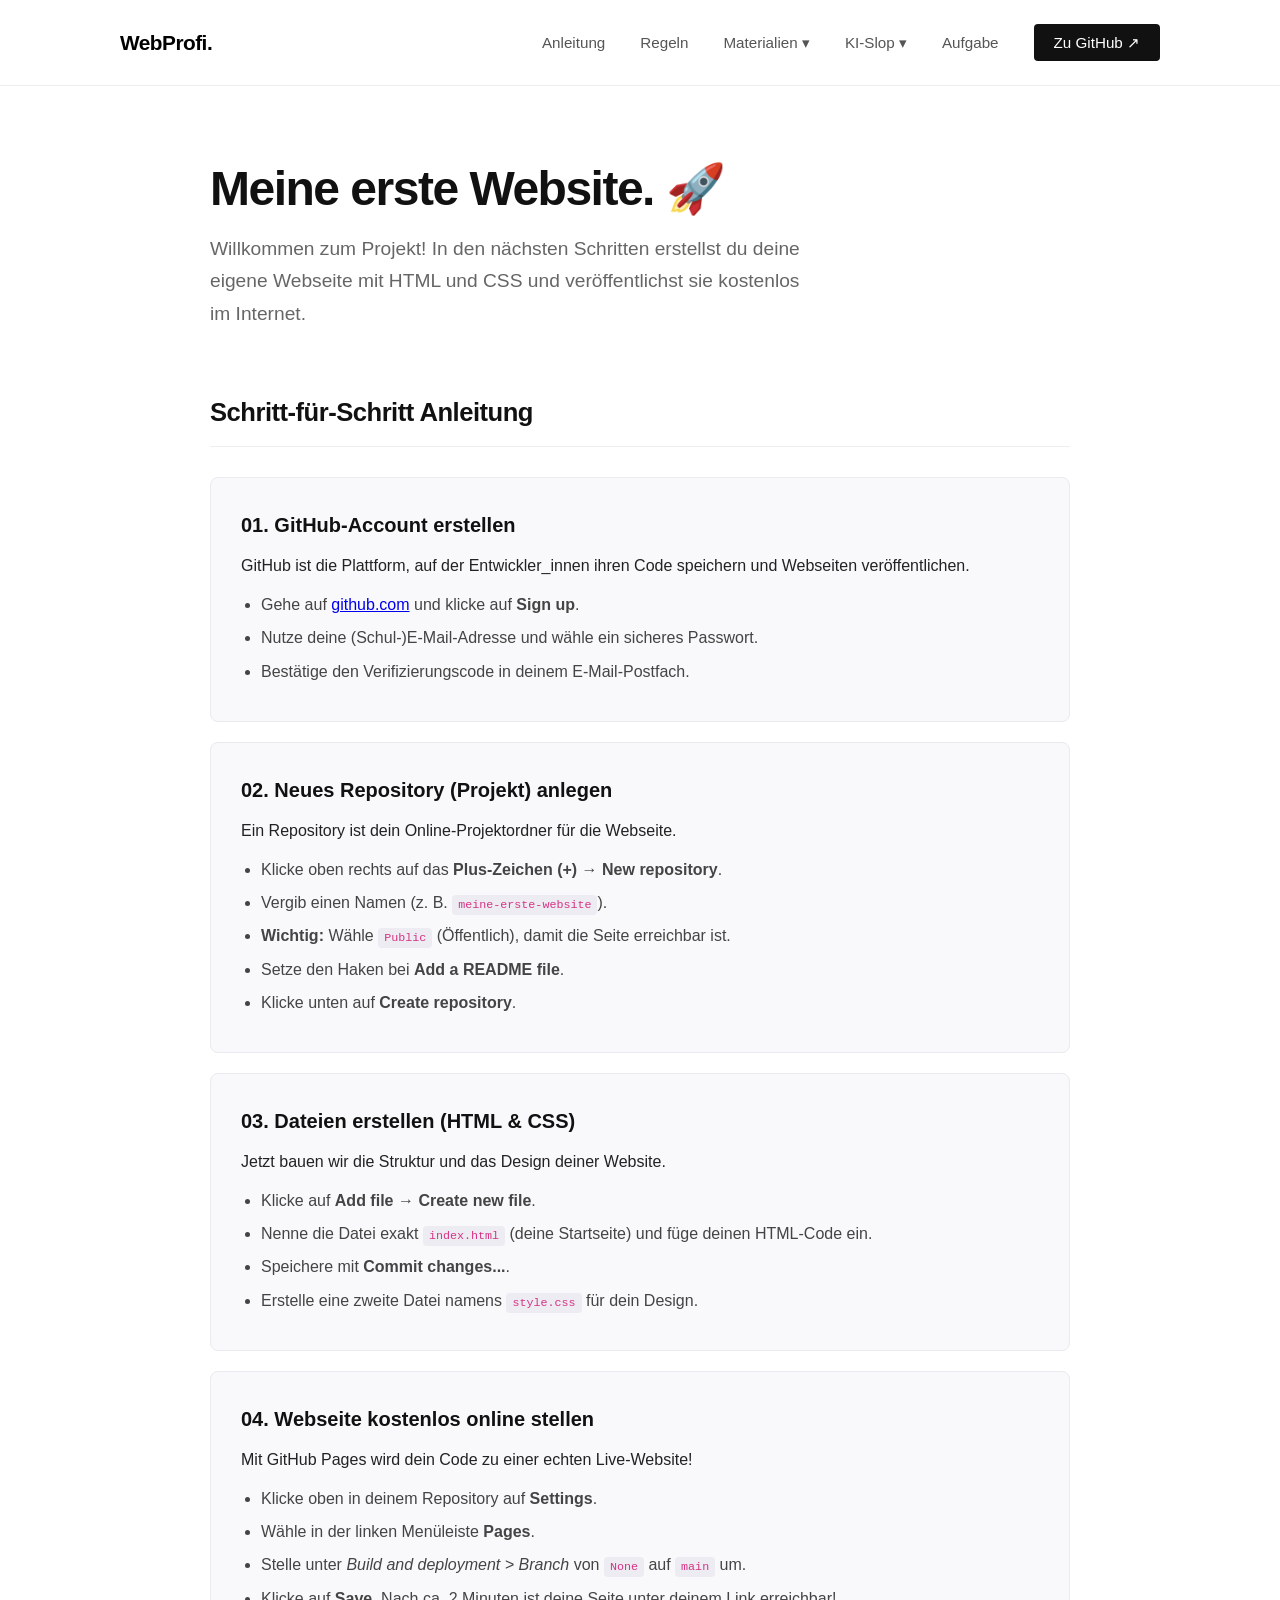
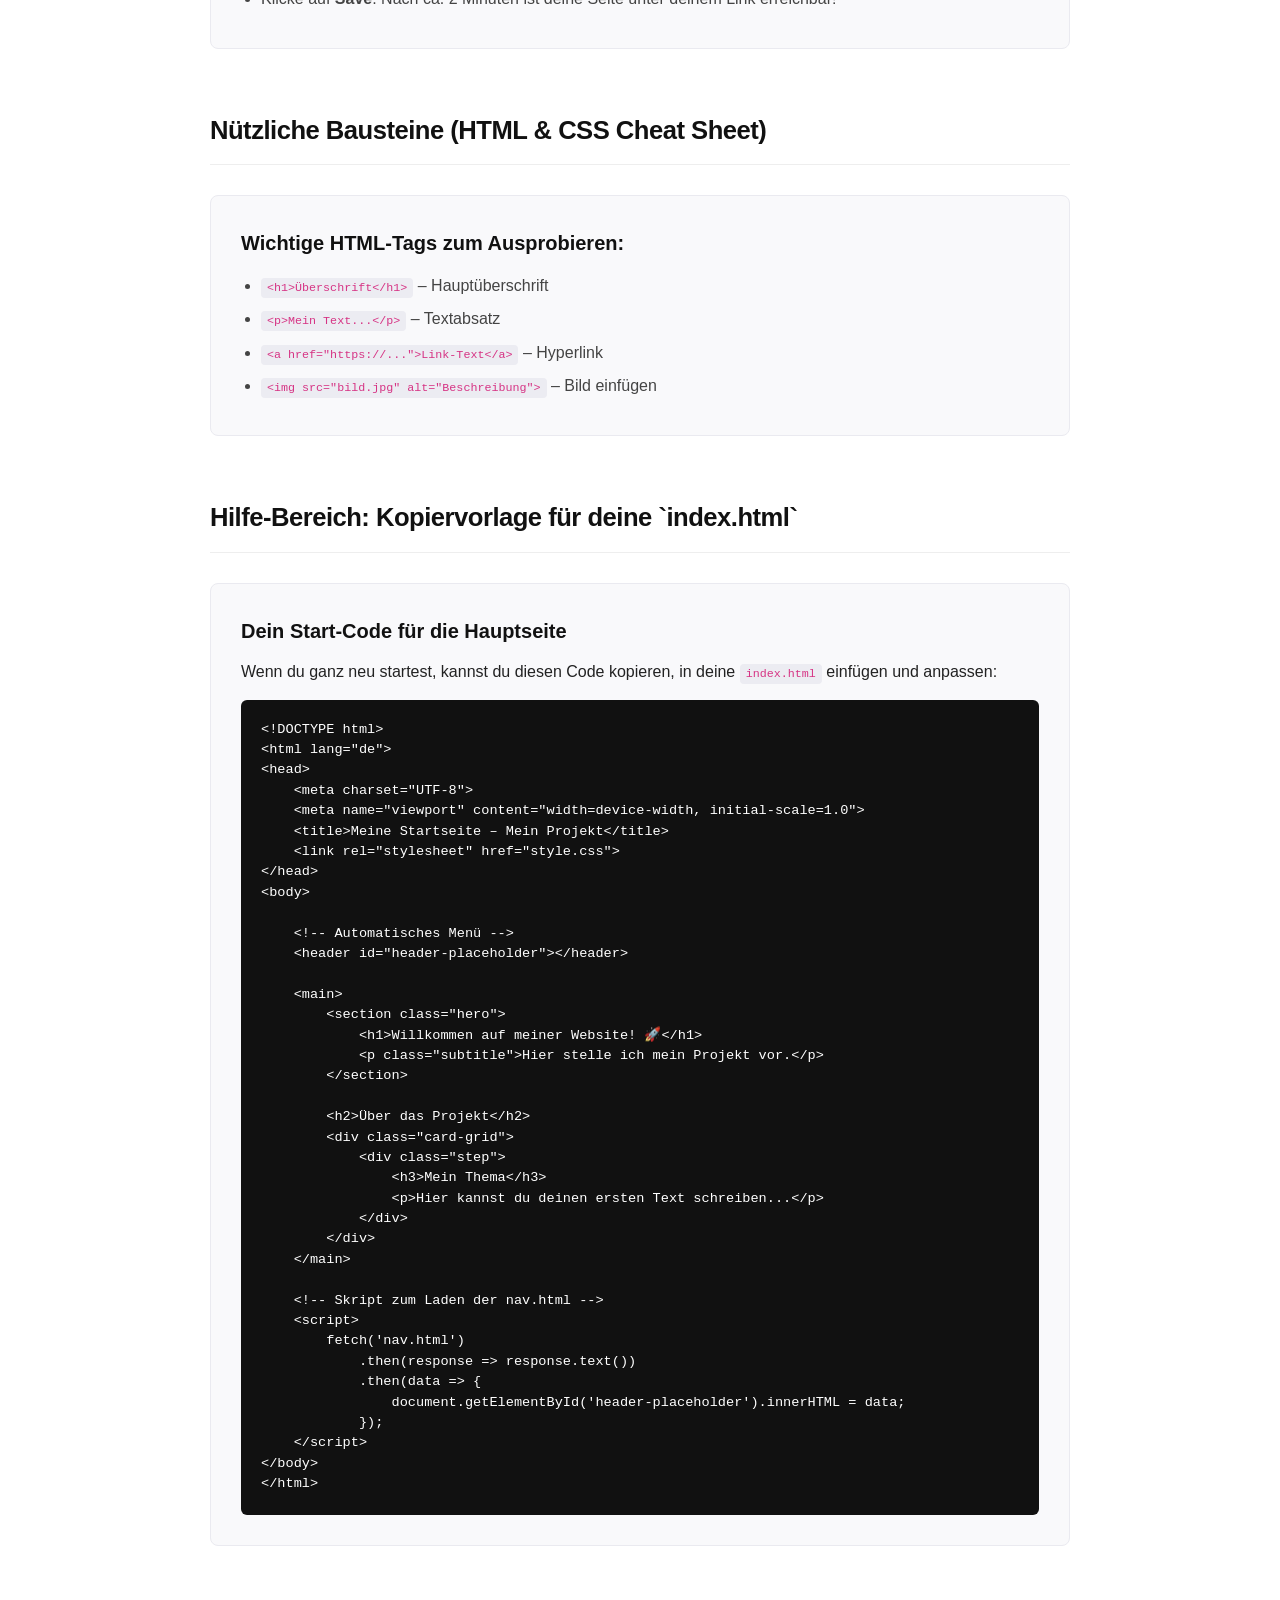
<file: index.html>
<!DOCTYPE html>
<html lang="de">
<head>
    <meta charset="UTF-8">
    <meta name="viewport" content="width=device-width, initial-scale=1.0">
    <title>🚀Projekt: Meine erste Website – Schritt-für-Schritt</title>
    <!-- ZENTRALE DESIGN-DATEI -->
    <link rel="stylesheet" href="style.css">
</head>
<body>

    <!-- MENÜBAND VIA JAVASCRIPT-FETCH -->
    <header id="header-placeholder"></header>
     <!-- SKRIPT ZUM AUTOMATISCHEN LADEN DES MENÜS -->
    <script>
        fetch('nav.html')
            .then(response => response.text())
            .then(data => {
                document.getElementById('header-placeholder').innerHTML = data;
            });
    </script>

    <main>
        <!-- HERO SECTION -->
        <section class="hero">
            <h1>Meine erste Website. 🚀</h1>
            <p class="subtitle">Willkommen zum Projekt! In den nächsten Schritten erstellst du deine eigene Webseite mit HTML und CSS und veröffentlichst sie kostenlos im Internet.</p>
        </section>

        <h2>Schritt-für-Schritt Anleitung</h2>

        <div class="card-grid">

            <!-- SCHRITT 1 -->
            <div class="step">
                <h3>01. GitHub-Account erstellen</h3>
                <p>GitHub ist die Plattform, auf der Entwickler_innen ihren Code speichern und Webseiten veröffentlichen.</p>
                <ul class="step-list">
                    <li>Gehe auf <a href="https://github.com/" target="_blank">github.com</a> und klicke auf <strong>Sign up</strong>.</li>
                    <li>Nutze deine (Schul-)E-Mail-Adresse und wähle ein sicheres Passwort.</li>
                    <li>Bestätige den Verifizierungscode in deinem E-Mail-Postfach.</li>
                </ul>
            </div>

            <!-- SCHRITT 2 -->
            <div class="step">
                <h3>02. Neues Repository (Projekt) anlegen</h3>
                <p>Ein Repository ist dein Online-Projektordner für die Webseite.</p>
                <ul class="step-list">
                    <li>Klicke oben rechts auf das <strong>Plus-Zeichen (+)</strong> &rarr; <strong>New repository</strong>.</li>
                    <li>Vergib einen Namen (z. B. <code>meine-erste-website</code>).</li>
                    <li><strong>Wichtig:</strong> Wähle <code>Public</code> (Öffentlich), damit die Seite erreichbar ist.</li>
                    <li>Setze den Haken bei <strong>Add a README file</strong>.</li>
                    <li>Klicke unten auf <strong>Create repository</strong>.</li>
                </ul>
            </div>

            <!-- SCHRITT 3 -->
            <div class="step">
                <h3>03. Dateien erstellen (HTML & CSS)</h3>
                <p>Jetzt bauen wir die Struktur und das Design deiner Website.</p>
                <ul class="step-list">
                    <li>Klicke auf <strong>Add file</strong> &rarr; <strong>Create new file</strong>.</li>
                    <li>Nenne die Datei exakt <code>index.html</code> (deine Startseite) und füge deinen HTML-Code ein.</li>
                    <li>Speichere mit <strong>Commit changes...</strong>.</li>
                    <li>Erstelle eine zweite Datei namens <code>style.css</code> für dein Design.</li>
                </ul>
            </div>

            <!-- SCHRITT 4 -->
            <div class="step">
                <h3>04. Webseite kostenlos online stellen</h3>
                <p>Mit GitHub Pages wird dein Code zu einer echten Live-Website!</p>
                <ul class="step-list">
                    <li>Klicke oben in deinem Repository auf <strong>Settings</strong>.</li>
                    <li>Wähle in der linken Menüleiste <strong>Pages</strong>.</li>
                    <li>Stelle unter <em>Build and deployment &gt; Branch</em> von <code>None</code> auf <code>main</code> um.</li>
                    <li>Klicke auf <strong>Save</strong>. Nach ca. 2 Minuten ist deine Seite unter deinem Link erreichbar!</li>
                </ul>
            </div>

        </div>

        <!-- CHEAT SHEET BEREICH -->
        <h2>Nützliche Bausteine (HTML & CSS Cheat Sheet)</h2>
        <div class="step">
            <h3>Wichtige HTML-Tags zum Ausprobieren:</h3>
            <ul class="step-list">
                <li><code>&lt;h1&gt;Überschrift&lt;/h1&gt;</code> – Hauptüberschrift</li>
                <li><code>&lt;p&gt;Mein Text...&lt;/p&gt;</code> – Textabsatz</li>
                <li><code>&lt;a href="https://..."&gt;Link-Text&lt;/a&gt;</code> – Hyperlink</li>
                <li><code>&lt;img src="bild.jpg" alt="Beschreibung"&gt;</code> – Bild einfügen</li>
            </ul>
        </div>
        <!-- HILFE-BEREICH: KOPIERFERTIGE INDEX.HTML VORLAGE -->
        <h2>Hilfe-Bereich: Kopiervorlage für deine `index.html`</h2>
        <div class="step">
            <h3>Dein Start-Code für die Hauptseite</h3>
            <p>Wenn du ganz neu startest, kannst du diesen Code kopieren, in deine <code>index.html</code> einfügen und anpassen:</p>
            
            <div style="background: #111; color: #fff; padding: 20px; border-radius: 6px; margin-top: 15px; overflow-x: auto; font-family: monospace; font-size: 0.85rem; line-height: 1.5;">
<pre>&lt;!DOCTYPE html&gt;
&lt;html lang="de"&gt;
&lt;head&gt;
    &lt;meta charset="UTF-8"&gt;
    &lt;meta name="viewport" content="width=device-width, initial-scale=1.0"&gt;
    &lt;title&gt;Meine Startseite – Mein Projekt&lt;/title&gt;
    &lt;link rel="stylesheet" href="style.css"&gt;
&lt;/head&gt;
&lt;body&gt;

    &lt;!-- Automatisches Menü --&gt;
    &lt;header id="header-placeholder"&gt;&lt;/header&gt;

    &lt;main&gt;
        &lt;section class="hero"&gt;
            &lt;h1&gt;Willkommen auf meiner Website! 🚀&lt;/h1&gt;
            &lt;p class="subtitle"&gt;Hier stelle ich mein Projekt vor.&lt;/p&gt;
        &lt;/section&gt;

        &lt;h2&gt;Über das Projekt&lt;/h2&gt;
        &lt;div class="card-grid"&gt;
            &lt;div class="step"&gt;
                &lt;h3&gt;Mein Thema&lt;/h3&gt;
                &lt;p&gt;Hier kannst du deinen ersten Text schreiben...&lt;/p&gt;
            &lt;/div&gt;
        &lt;/div&gt;
    &lt;/main&gt;

    &lt;!-- Skript zum Laden der nav.html --&gt;
    &lt;script&gt;
        fetch('nav.html')
            .then(response =&gt; response.text())
            .then(data =&gt; {
                document.getElementById('header-placeholder').innerHTML = data;
            });
    &lt;/script&gt;
&lt;/body&gt;
&lt;/html&gt;</pre>
            </div>
        </div>

        
    </main>
<script>
    fetch('nav.html')
        .then(response => response.text())
        .then(data => {
            document.getElementById('header-placeholder').innerHTML = data;
        });

    // Globaler Klick-Listener
    document.addEventListener('click', function(event) {
        // 1. Hamburger-Menü öffnen/schließen
        const hamburger = event.target.closest('.hamburger');
        if (hamburger) {
            const navLinks = document.getElementById('nav-links');
            if (navLinks) {
                navLinks.classList.toggle('active');
            }
        }

        // 2. Mobiles Dropdown für "Materialien" umschalten
        const dropBtn = event.target.closest('.drop-btn');
        if (dropBtn) {
            // Nur auf kleinen Bildschirmen ausführen
            if (window.innerWidth <= 768) {
                event.preventDefault(); // Verhindert den Standard-Link-Sprung
                const dropdownParent = dropBtn.closest('.dropdown');
                if (dropdownParent) {
                    dropdownParent.classList.toggle('open');
                }
            }
        }
    });
</script>


</body>
</html>
</file>
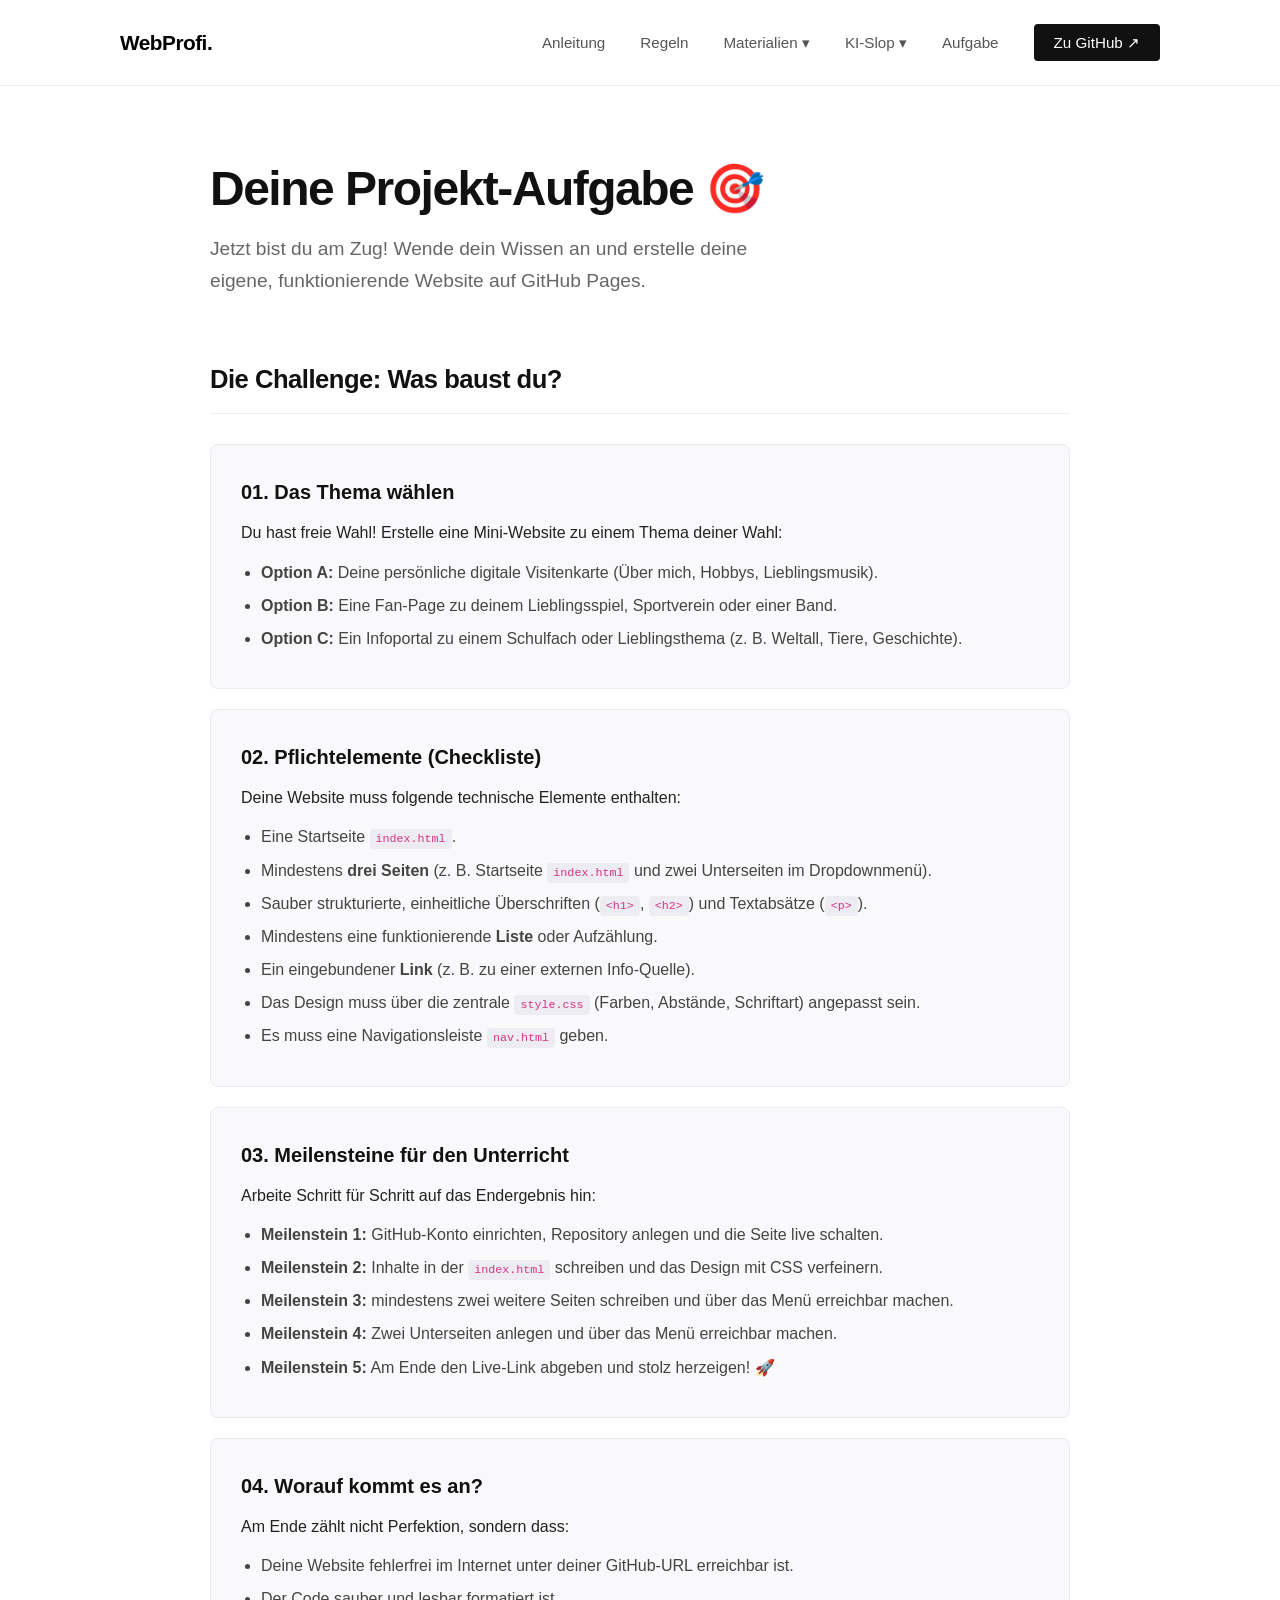
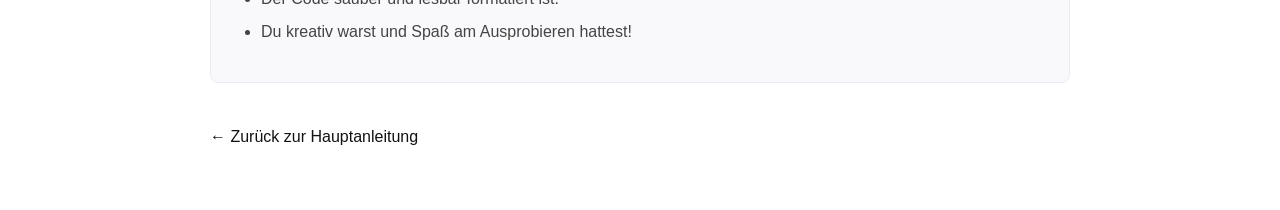
<file: aufgabe.html>
<!DOCTYPE html>
<html lang="de">
<head>
    <meta charset="UTF-8">
    <meta name="viewport" content="width=device-width, initial-scale=1.0">
    <title>Projekt-Aufgabe – Code & Launch 🚀</title>
    <!-- ZENTRALE DESIGN-DATEI -->
    <link rel="stylesheet" href="style.css">
</head>
<body>

    <!-- MENÜBAND VIA JAVASCRIPT-FETCH -->
    <header id="header-placeholder"></header>

    <main>
        <!-- HERO SECTION -->
        <section class="hero">
            <h1>Deine Projekt-Aufgabe 🎯</h1>
            <p class="subtitle">Jetzt bist du am Zug! Wende dein Wissen an und erstelle deine eigene, funktionierende Website auf GitHub Pages.</p>
        </section>

        <h2>Die Challenge: Was baust du?</h2>

        <div class="card-grid">

            <!-- DAS PROJEKTZIEL -->
            <div class="step">
                <h3>01. Das Thema wählen</h3>
                <p>Du hast freie Wahl! Erstelle eine Mini-Website zu einem Thema deiner Wahl:</p>
                <ul class="step-list">
                    <li><strong>Option A:</strong> Deine persönliche digitale Visitenkarte (Über mich, Hobbys, Lieblingsmusik).</li>
                    <li><strong>Option B:</strong> Eine Fan-Page zu deinem Lieblingsspiel, Sportverein oder einer Band.</li>
                    <li><strong>Option C:</strong> Ein Infoportal zu einem Schulfach oder Lieblingsthema (z. B. Weltall, Tiere, Geschichte).</li>
                </ul>
            </div>

            <!-- DIE PFLICHTTEILE -->
            <div class="step">
                <h3>02. Pflichtelemente (Checkliste)</h3>
                <p>Deine Website muss folgende technische Elemente enthalten:</p>
                <ul class="step-list">
                    <li>Eine Startseite <code>index.html</code>.</li>
                    <li>Mindestens <strong>drei Seiten</strong> (z. B. Startseite <code>index.html</code> und zwei Unterseiten im Dropdownmenü).</li>
                    <li>Sauber strukturierte, einheitliche Überschriften (<code>&lt;h1&gt;</code>, <code>&lt;h2&gt;</code>) und Textabsätze (<code>&lt;p&gt;</code>).</li>
                    <li>Mindestens eine funktionierende <strong>Liste</strong> oder Aufzählung.</li>
                    <li>Ein eingebundener <strong>Link</strong> (z. B. zu einer externen Info-Quelle).</li>
                    <li>Das Design muss über die zentrale <code>style.css</code> (Farben, Abstände, Schriftart) angepasst sein.</li>
                    <li>Es muss eine Navigationsleiste <code>nav.html</code> geben.</li>
                </ul>
            </div>

            <!-- MEILENSTEINE -->
            <div class="step">
                <h3>03. Meilensteine für den Unterricht</h3>
                <p>Arbeite Schritt für Schritt auf das Endergebnis hin:</p>
                <ul class="step-list">
                    <li><strong>Meilenstein 1:</strong> GitHub-Konto einrichten, Repository anlegen und die Seite live schalten.</li>
                    <li><strong>Meilenstein 2:</strong> Inhalte in der <code>index.html</code> schreiben und das Design mit CSS verfeinern.</li>
                    <li><strong>Meilenstein 3:</strong> mindestens zwei weitere Seiten schreiben und über das Menü erreichbar machen.</li>
                    <li><strong>Meilenstein 4:</strong> Zwei Unterseiten anlegen und über das Menü erreichbar machen.</li>
                    <li><strong>Meilenstein 5:</strong> Am Ende den Live-Link abgeben und stolz herzeigen! 🚀</li>
                </ul>
            </div>

            <!-- BEWERTUNG / ERFOLG -->
            <div class="step">
                <h3>04. Worauf kommt es an?</h3>
                <p>Am Ende zählt nicht Perfektion, sondern dass:</p>
                <ul class="step-list">
                    <li>Deine Website fehlerfrei im Internet unter deiner GitHub-URL erreichbar ist.</li>
                    <li>Der Code sauber und lesbar formatiert ist.</li>
                    <li>Du kreativ warst und Spaß am Ausprobieren hattest!</li>
                </ul>
            </div>

        </div>

        <div style="margin-top: 40px;">
            <a href="index.html" style="color: #111; text-decoration: none; font-weight: 500;">&larr; Zurück zur Hauptanleitung</a>
        </div>
    </main>

    <!-- SKRIPT ZUM AUTOMATISCHEN LADEN DES MENÜS -->
   <script>
    fetch('nav.html')
        .then(response => response.text())
        .then(data => {
            document.getElementById('header-placeholder').innerHTML = data;
        });

    // Globaler Klick-Listener
    document.addEventListener('click', function(event) {
        // 1. Hamburger-Menü öffnen/schließen
        const hamburger = event.target.closest('.hamburger');
        if (hamburger) {
            const navLinks = document.getElementById('nav-links');
            if (navLinks) {
                navLinks.classList.toggle('active');
            }
        }

        // 2. Mobiles Dropdown für "Materialien" umschalten
        const dropBtn = event.target.closest('.drop-btn');
        if (dropBtn) {
            // Nur auf kleinen Bildschirmen ausführen
            if (window.innerWidth <= 768) {
                event.preventDefault(); // Verhindert den Standard-Link-Sprung
                const dropdownParent = dropBtn.closest('.dropdown');
                if (dropdownParent) {
                    dropdownParent.classList.toggle('open');
                }
            }
        }
    });
</script>
</body>
</html>
</file>
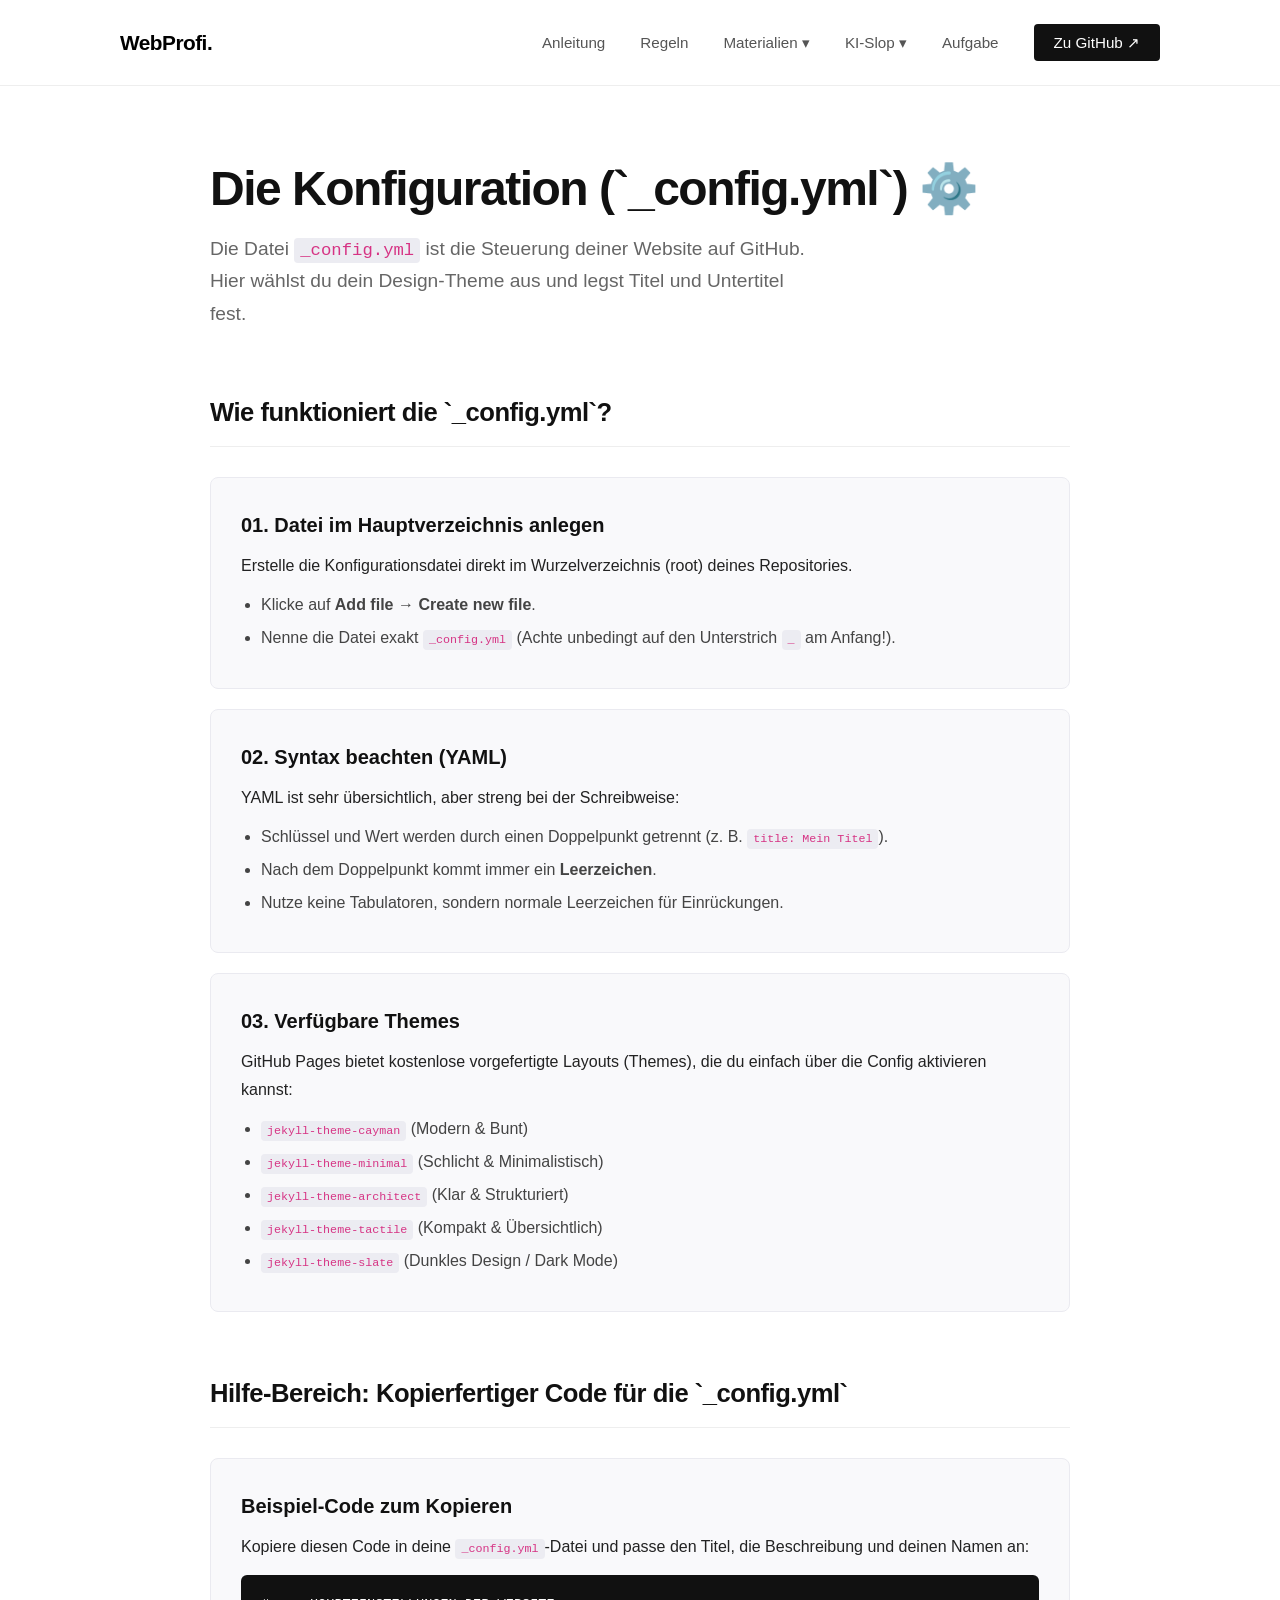
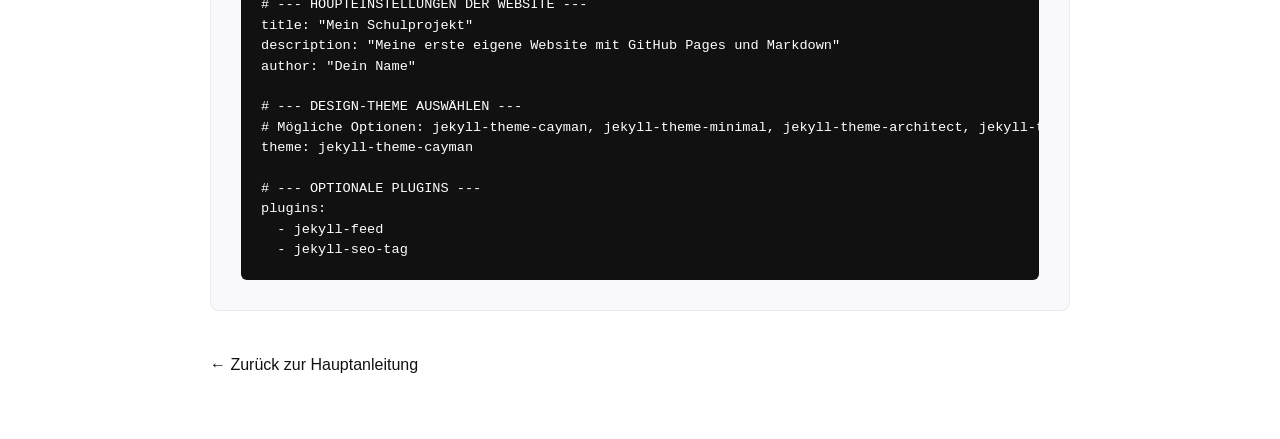
<file: configanleitung.html>
<!DOCTYPE html>
<html lang="de">
<head>
    <meta charset="UTF-8">
    <meta name="viewport" content="width=device-width, initial-scale=1.0">
    <title>_config.yml einrichten – Code & Launch 🚀</title>
    <!-- ZENTRALE DESIGN-DATEI -->
    <link rel="stylesheet" href="style.css">
</head>
<body>

    <!-- MENÜBAND VIA JAVASCRIPT-FETCH -->
    <header id="header-placeholder"></header>

    <main>
        <!-- HERO SECTION -->
        <section class="hero">
            <h1>Die Konfiguration (`_config.yml`) ⚙️</h1>
            <p class="subtitle">Die Datei <code>_config.yml</code> ist die Steuerung deiner Website auf GitHub. Hier wählst du dein Design-Theme aus und legst Titel und Untertitel fest.</p>
        </section>

        <h2>Wie funktioniert die `_config.yml`?</h2>

        <div class="card-grid">

            <!-- SCHRITT 1 -->
            <div class="step">
                <h3>01. Datei im Hauptverzeichnis anlegen</h3>
                <p>Erstelle die Konfigurationsdatei direkt im Wurzelverzeichnis (root) deines Repositories.</p>
                <ul class="step-list">
                    <li>Klicke auf <strong>Add file</strong> &rarr; <strong>Create new file</strong>.</li>
                    <li>Nenne die Datei exakt <code>_config.yml</code> (Achte unbedingt auf den Unterstrich <code>_</code> am Anfang!).</li>
                </ul>
            </div>

            <!-- SCHRITT 2 -->
            <div class="step">
                <h3>02. Syntax beachten (YAML)</h3>
                <p>YAML ist sehr übersichtlich, aber streng bei der Schreibweise:</p>
                <ul class="step-list">
                    <li>Schlüssel und Wert werden durch einen Doppelpunkt getrennt (z. B. <code>title: Mein Titel</code>).</li>
                    <li>Nach dem Doppelpunkt kommt immer ein <strong>Leerzeichen</strong>.</li>
                    <li>Nutze keine Tabulatoren, sondern normale Leerzeichen für Einrückungen.</li>
                </ul>
            </div>

            <!-- SCHRITT 3 -->
            <div class="step">
                <h3>03. Verfügbare Themes</h3>
                <p>GitHub Pages bietet kostenlose vorgefertigte Layouts (Themes), die du einfach über die Config aktivieren kannst:</p>
                <ul class="step-list">
                    <li><code>jekyll-theme-cayman</code> (Modern & Bunt)</li>
                    <li><code>jekyll-theme-minimal</code> (Schlicht & Minimalistisch)</li>
                    <li><code>jekyll-theme-architect</code> (Klar & Strukturiert)</li>
                    <li><code>jekyll-theme-tactile</code> (Kompakt & Übersichtlich)</li>
                    <li><code>jekyll-theme-slate</code> (Dunkles Design / Dark Mode)</li>
                </ul>
            </div>

        </div>

        <!-- HILFE-BEREICH: KOPIERFERTIGER CONFIG-CODE -->
        <h2>Hilfe-Bereich: Kopierfertiger Code für die `_config.yml`</h2>
        <div class="step">
            <h3>Beispiel-Code zum Kopieren</h3>
            <p>Kopiere diesen Code in deine <code>_config.yml</code>-Datei und passe den Titel, die Beschreibung und deinen Namen an:</p>
            
            <div style="background: #111; color: #fff; padding: 20px; border-radius: 6px; margin-top: 15px; overflow-x: auto; font-family: monospace; font-size: 0.85rem; line-height: 1.5;">
<pre># --- HOUPTEINSTELLUNGEN DER WEBSITE ---
title: "Mein Schulprojekt"
description: "Meine erste eigene Website mit GitHub Pages und Markdown"
author: "Dein Name"

# --- DESIGN-THEME AUSWÄHLEN ---
# Mögliche Optionen: jekyll-theme-cayman, jekyll-theme-minimal, jekyll-theme-architect, jekyll-theme-slate
theme: jekyll-theme-cayman

# --- OPTIONALE PLUGINS ---
plugins:
  - jekyll-feed
  - jekyll-seo-tag</pre>
            </div>
        </div>

        <div style="margin-top: 40px;">
            <a href="index.html" style="color: #111; text-decoration: none; font-weight: 500;">&larr; Zurück zur Hauptanleitung</a>
        </div>
    </main>

    <!-- SKRIPT ZUM AUTOMATISCHEN LADEN DES MENÜS -->
    <script>
    fetch('nav.html')
        .then(response => response.text())
        .then(data => {
            document.getElementById('header-placeholder').innerHTML = data;
        });

    // Globaler Klick-Listener
    document.addEventListener('click', function(event) {
        // 1. Hamburger-Menü öffnen/schließen
        const hamburger = event.target.closest('.hamburger');
        if (hamburger) {
            const navLinks = document.getElementById('nav-links');
            if (navLinks) {
                navLinks.classList.toggle('active');
            }
        }

        // 2. Mobiles Dropdown für "Materialien" umschalten
        const dropBtn = event.target.closest('.drop-btn');
        if (dropBtn) {
            // Nur auf kleinen Bildschirmen ausführen
            if (window.innerWidth <= 768) {
                event.preventDefault(); // Verhindert den Standard-Link-Sprung
                const dropdownParent = dropBtn.closest('.dropdown');
                if (dropdownParent) {
                    dropdownParent.classList.toggle('open');
                }
            }
        }
    });
</script>
</body>
</html>
</file>
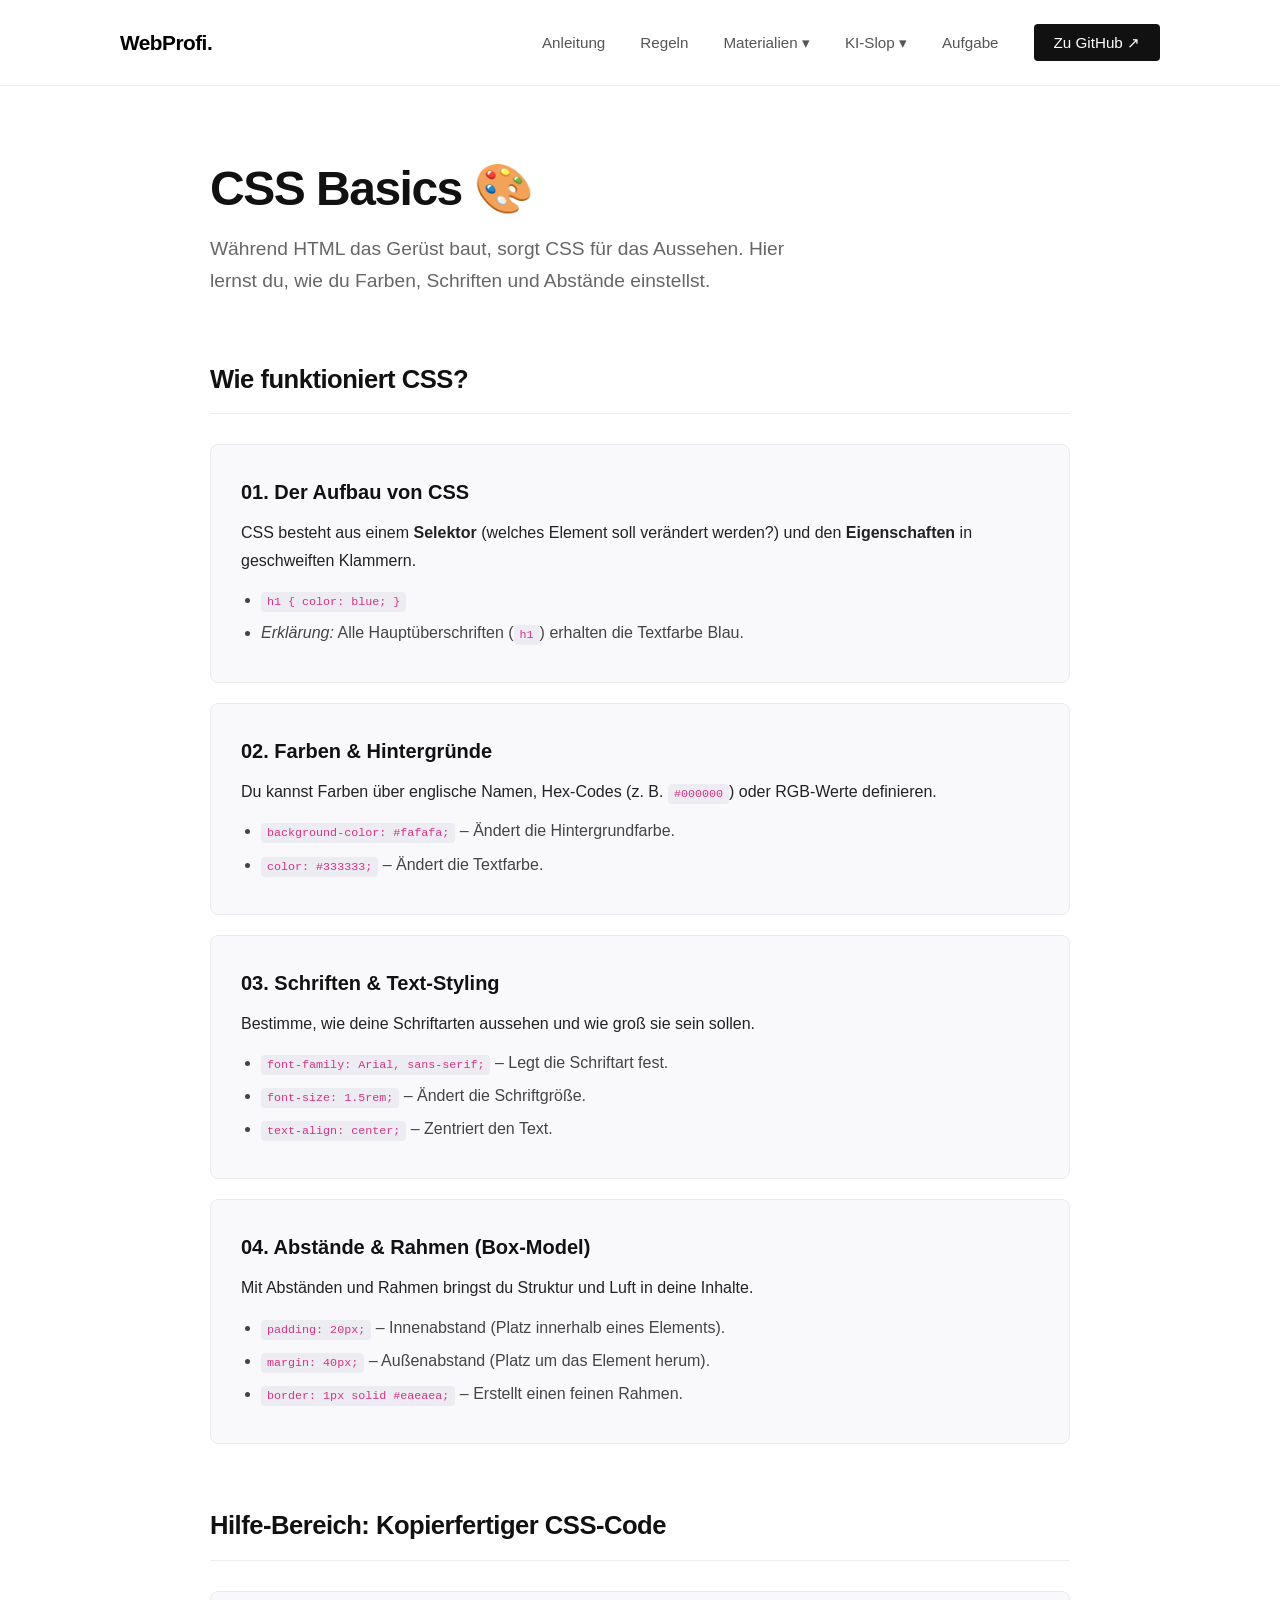
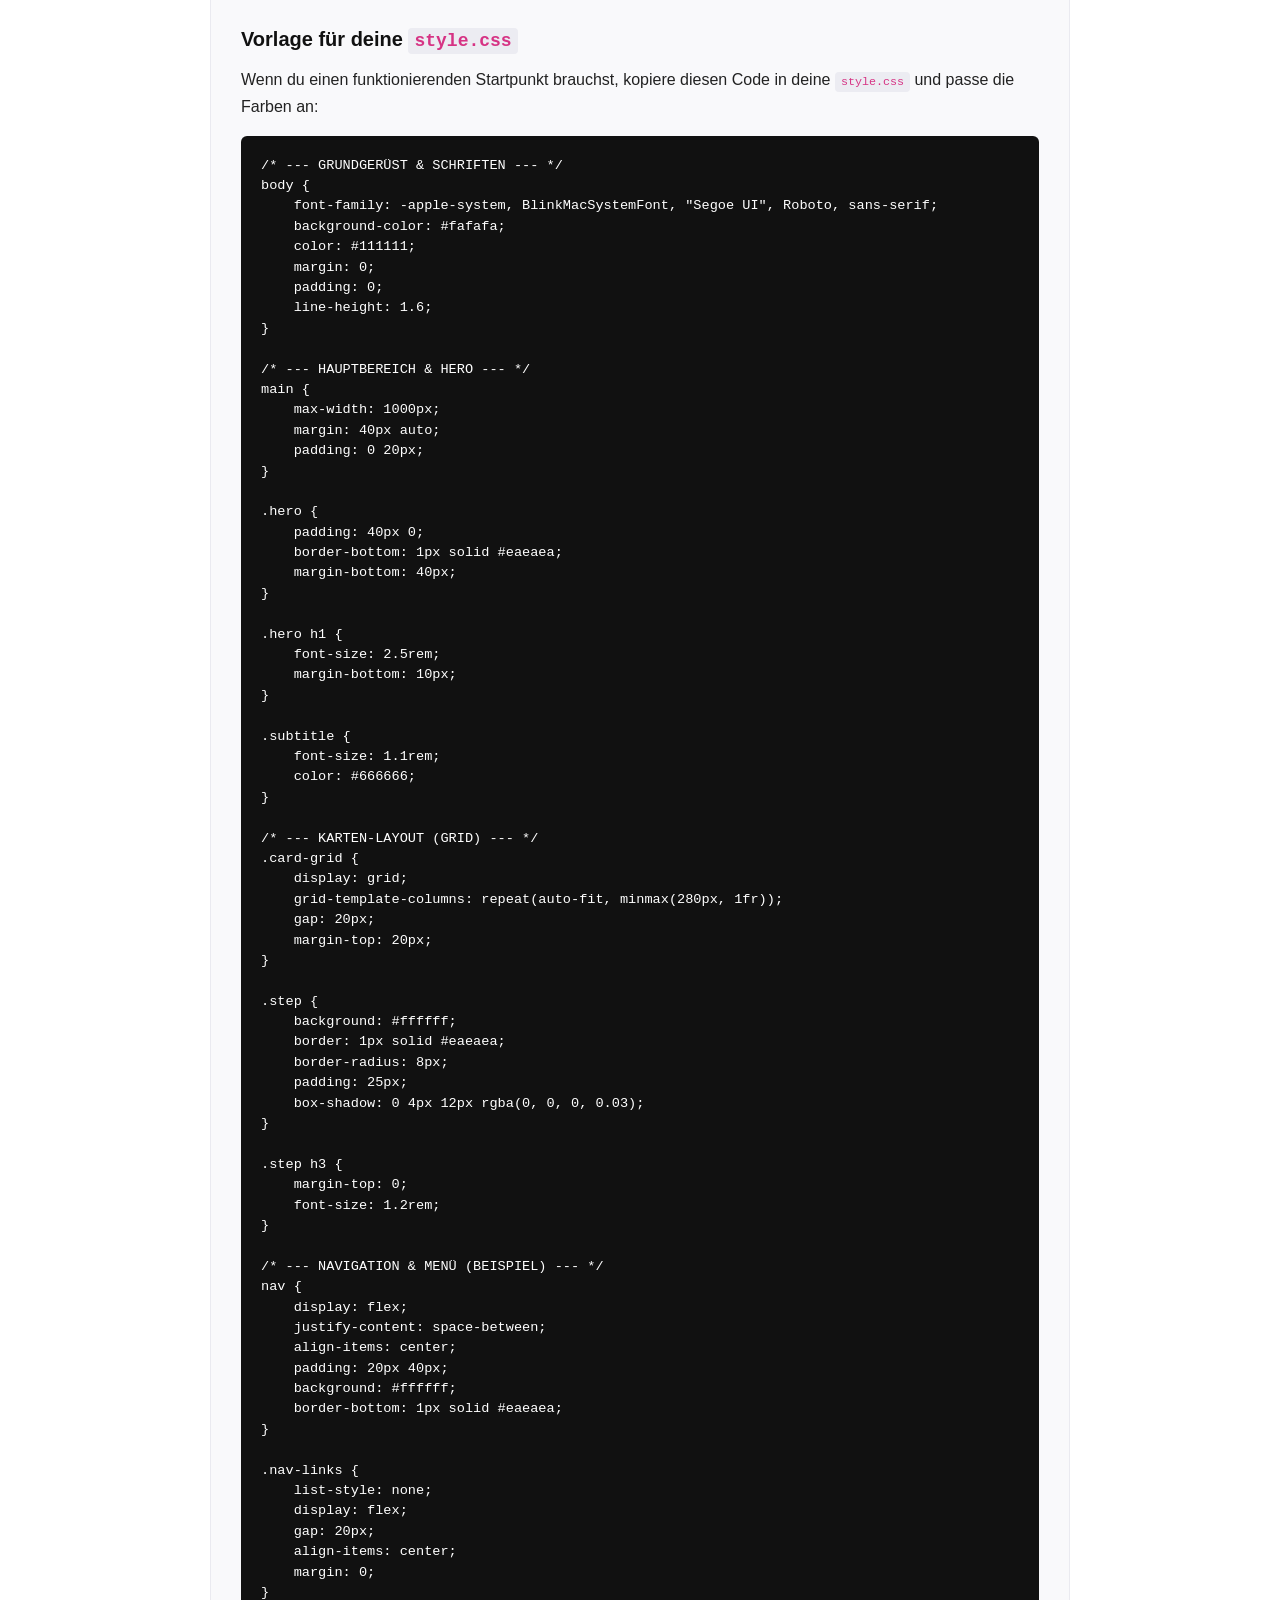
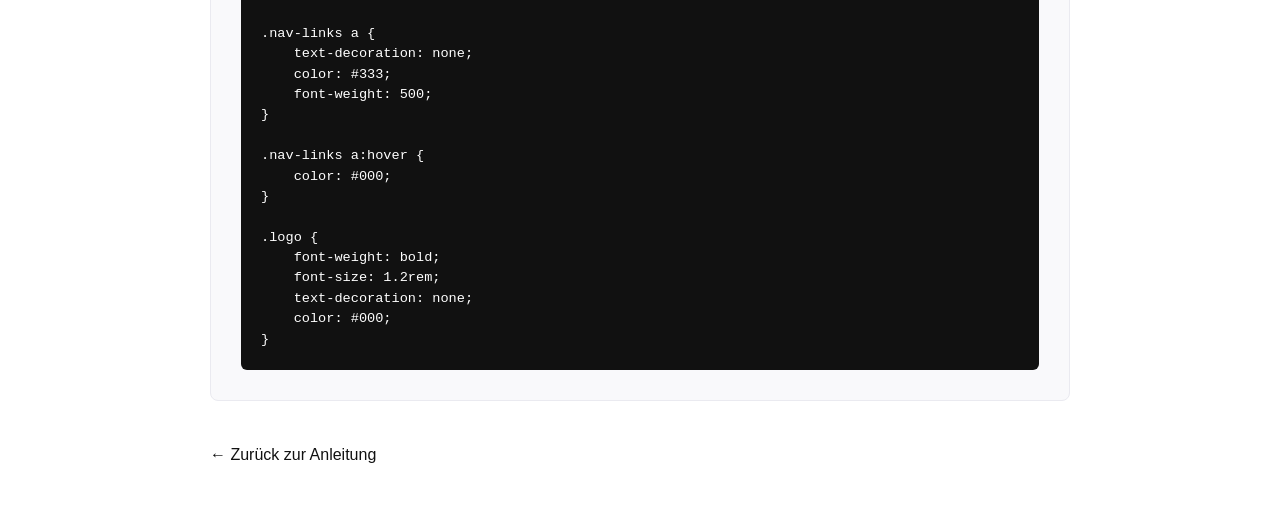
<file: cssbasics.html>
<!DOCTYPE html>
<html lang="de">
<head>
    <meta charset="UTF-8">
    <meta name="viewport" content="width=device-width, initial-scale=1.0">
    <title>CSS Basics – Code & Launch 🚀</title>
    <!-- ZENTRALE DESIGN-DATEI -->
    <link rel="stylesheet" href="style.css">
</head>
<body>

    <!-- MENÜBAND VIA JAVASCRIPT-FETCH -->
    <header id="header-placeholder"></header>
 <!-- SKRIPT ZUM AUTOMATISCHEN LADEN DES MENÜS -->
    <script>
        fetch('nav.html')
            .then(response => response.text())
            .then(data => {
                document.getElementById('header-placeholder').innerHTML = data;
            });
    </script>
    <main>
        <!-- HERO SECTION -->
        <section class="hero">
            <h1>CSS Basics 🎨</h1>
            <p class="subtitle">Während HTML das Gerüst baut, sorgt CSS für das Aussehen. Hier lernst du, wie du Farben, Schriften und Abstände einstellst.</p>
        </section>

        <h2>Wie funktioniert CSS?</h2>

        <div class="card-grid">

            <!-- GRUNDSTRUKTUR -->
            <div class="step">
                <h3>01. Der Aufbau von CSS</h3>
                <p>CSS besteht aus einem <strong>Selektor</strong> (welches Element soll verändert werden?) und den <strong>Eigenschaften</strong> in geschweiften Klammern.</p>
                <ul class="step-list">
                    <li><code>h1 { color: blue; }</code></li>
                    <li><em>Erklärung:</em> Alle Hauptüberschriften (<code>h1</code>) erhalten die Textfarbe Blau.</li>
                </ul>
            </div>

            <!-- FARBEN & HINTERGRÜNDE -->
            <div class="step">
                <h3>02. Farben & Hintergründe</h3>
                <p>Du kannst Farben über englische Namen, Hex-Codes (z. B. <code>#000000</code>) oder RGB-Werte definieren.</p>
                <ul class="step-list">
                    <li><code>background-color: #fafafa;</code> – Ändert die Hintergrundfarbe.</li>
                    <li><code>color: #333333;</code> – Ändert die Textfarbe.</li>
                </ul>
            </div>

            <!-- SCHRIFTEN & TEXT -->
            <div class="step">
                <h3>03. Schriften & Text-Styling</h3>
                <p>Bestimme, wie deine Schriftarten aussehen und wie groß sie sein sollen.</p>
                <ul class="step-list">
                    <li><code>font-family: Arial, sans-serif;</code> – Legt die Schriftart fest.</li>
                    <li><code>font-size: 1.5rem;</code> – Ändert die Schriftgröße.</li>
                    <li><code>text-align: center;</code> – Zentriert den Text.</li>
                </ul>
            </div>

            <!-- ABSTÄNDE & RAHMEN -->
            <div class="step">
                <h3>04. Abstände & Rahmen (Box-Model)</h3>
                <p>Mit Abständen und Rahmen bringst du Struktur und Luft in deine Inhalte.</p>
                <ul class="step-list">
                    <li><code>padding: 20px;</code> – Innenabstand (Platz innerhalb eines Elements).</li>
                    <li><code>margin: 40px;</code> – Außenabstand (Platz um das Element herum).</li>
                    <li><code>border: 1px solid #eaeaea;</code> – Erstellt einen feinen Rahmen.</li>
                </ul>
            </div>

        </div>

<!-- HILFE-BEREICH: KOPIERFERTIGER CSS-CODE -->
        <h2>Hilfe-Bereich: Kopierfertiger CSS-Code</h2>
        <div class="step">
            <h3>Vorlage für deine <code>style.css</code></h3>
            <p>Wenn du einen funktionierenden Startpunkt brauchst, kopiere diesen Code in deine <code>style.css</code> und passe die Farben an:</p>
            
            <div style="background: #111; color: #fff; padding: 20px; border-radius: 6px; margin-top: 15px; overflow-x: auto; font-family: monospace; font-size: 0.85rem; line-height: 1.5;">
<pre>/* --- GRUNDGERÜST & SCHRIFTEN --- */
body {
    font-family: -apple-system, BlinkMacSystemFont, "Segoe UI", Roboto, sans-serif;
    background-color: #fafafa;
    color: #111111;
    margin: 0;
    padding: 0;
    line-height: 1.6;
}

/* --- HAUPTBEREICH & HERO --- */
main {
    max-width: 1000px;
    margin: 40px auto;
    padding: 0 20px;
}

.hero {
    padding: 40px 0;
    border-bottom: 1px solid #eaeaea;
    margin-bottom: 40px;
}

.hero h1 {
    font-size: 2.5rem;
    margin-bottom: 10px;
}

.subtitle {
    font-size: 1.1rem;
    color: #666666;
}

/* --- KARTEN-LAYOUT (GRID) --- */
.card-grid {
    display: grid;
    grid-template-columns: repeat(auto-fit, minmax(280px, 1fr));
    gap: 20px;
    margin-top: 20px;
}

.step {
    background: #ffffff;
    border: 1px solid #eaeaea;
    border-radius: 8px;
    padding: 25px;
    box-shadow: 0 4px 12px rgba(0, 0, 0, 0.03);
}

.step h3 {
    margin-top: 0;
    font-size: 1.2rem;
}

/* --- NAVIGATION & MENÜ (BEISPIEL) --- */
nav {
    display: flex;
    justify-content: space-between;
    align-items: center;
    padding: 20px 40px;
    background: #ffffff;
    border-bottom: 1px solid #eaeaea;
}

.nav-links {
    list-style: none;
    display: flex;
    gap: 20px;
    align-items: center;
    margin: 0;
}

.nav-links a {
    text-decoration: none;
    color: #333;
    font-weight: 500;
}

.nav-links a:hover {
    color: #000;
}

.logo {
    font-weight: bold;
    font-size: 1.2rem;
    text-decoration: none;
    color: #000;
}</pre>
            </div>
        </div>

        
        <div style="margin-top: 40px;">
            <a href="index.html" style="color: #111; text-decoration: none; font-weight: 500;">&larr; Zurück zur Anleitung</a>
        </div>
    </main>
<script>
    fetch('nav.html')
        .then(response => response.text())
        .then(data => {
            document.getElementById('header-placeholder').innerHTML = data;
        });

    // Globaler Klick-Listener
    document.addEventListener('click', function(event) {
        // 1. Hamburger-Menü öffnen/schließen
        const hamburger = event.target.closest('.hamburger');
        if (hamburger) {
            const navLinks = document.getElementById('nav-links');
            if (navLinks) {
                navLinks.classList.toggle('active');
            }
        }

        // 2. Mobiles Dropdown für "Materialien" umschalten
        const dropBtn = event.target.closest('.drop-btn');
        if (dropBtn) {
            // Nur auf kleinen Bildschirmen ausführen
            if (window.innerWidth <= 768) {
                event.preventDefault(); // Verhindert den Standard-Link-Sprung
                const dropdownParent = dropBtn.closest('.dropdown');
                if (dropdownParent) {
                    dropdownParent.classList.toggle('open');
                }
            }
        }
    });
</script>
    
</body>
</html>
</file>
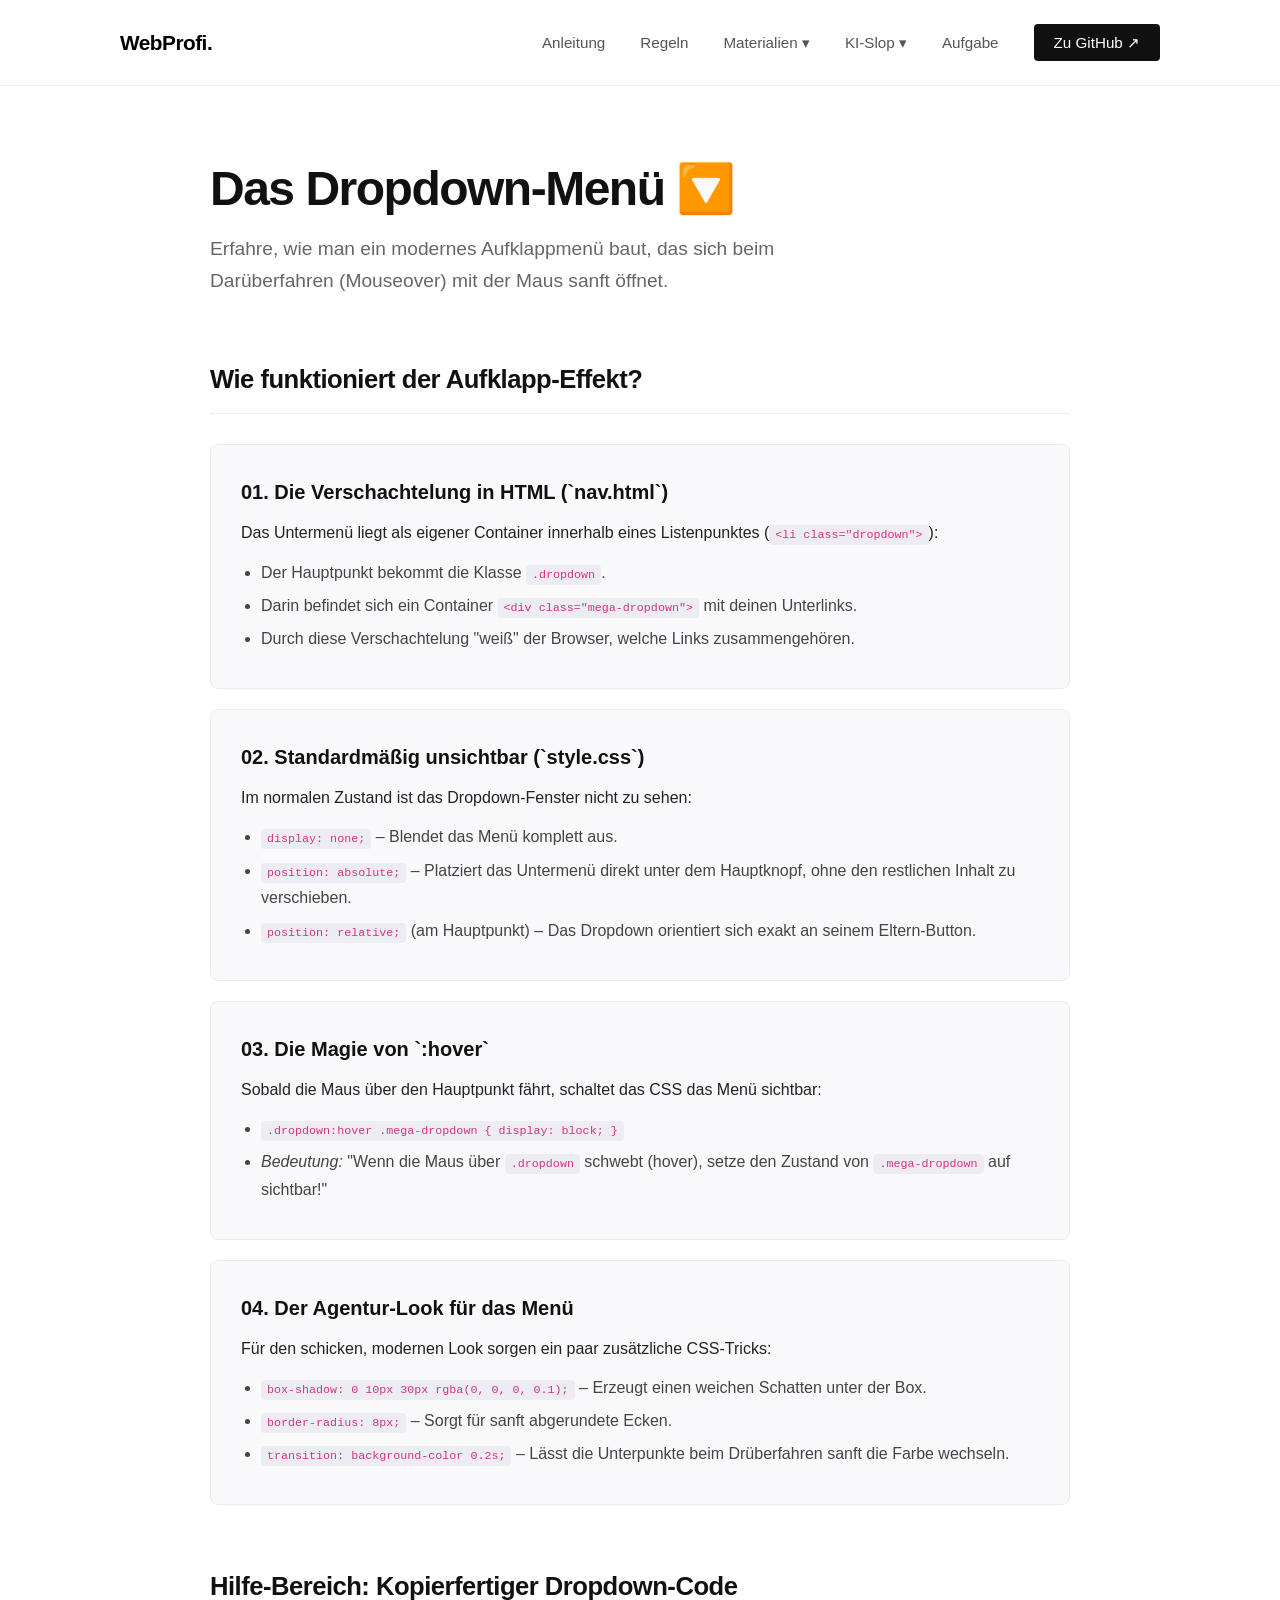
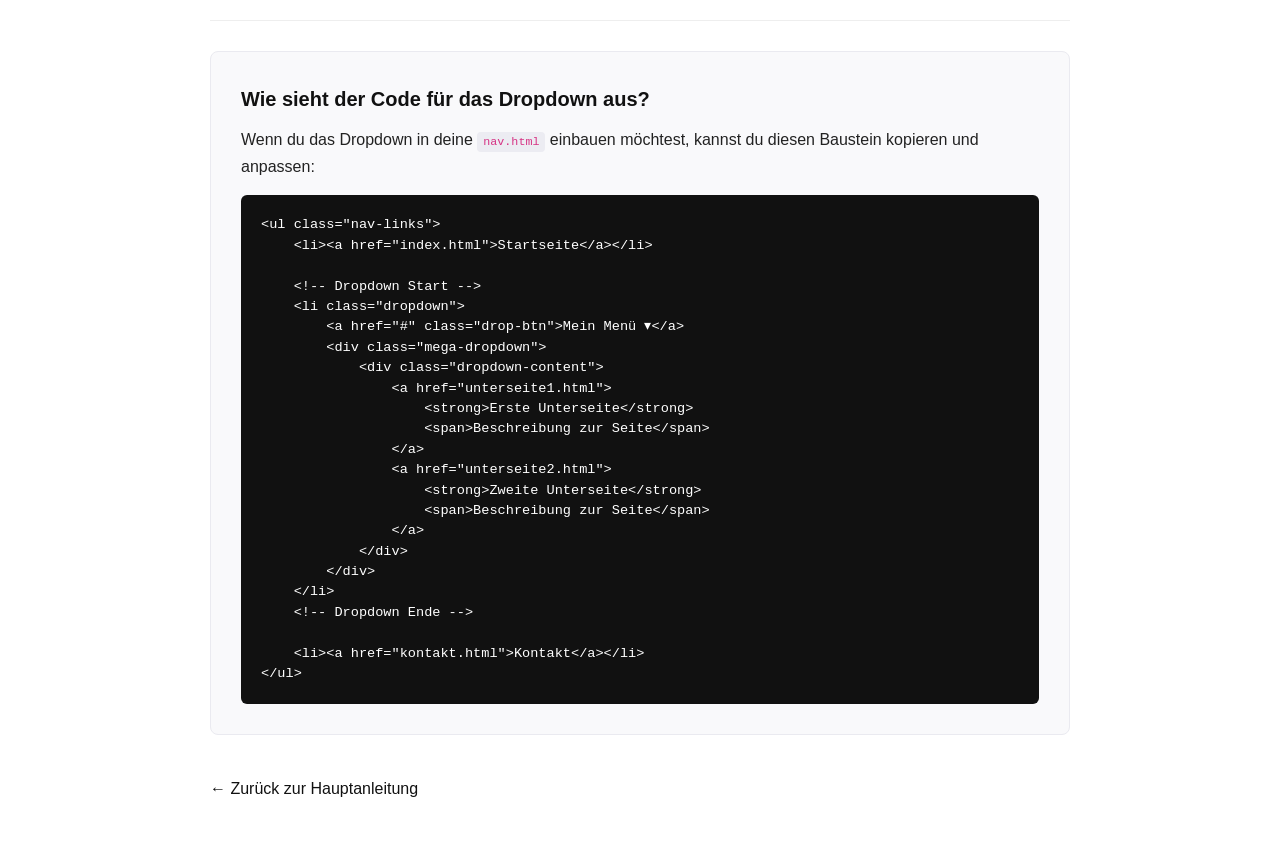
<file: dropdownanleitung.html>
<!DOCTYPE html>
<html lang="de">
<head>
    <meta charset="UTF-8">
    <meta name="viewport" content="width=device-width, initial-scale=1.0">
    <title>Dropdown-Menü bauen – Code & Launch 🚀</title>
    <!-- ZENTRALE DESIGN-DATEI -->
    <link rel="stylesheet" href="style.css">
</head>
<body>

    <!-- MENÜBAND VIA JAVASCRIPT-FETCH -->
    <header id="header-placeholder"></header>

    <main>
        <!-- HERO SECTION -->
        <section class="hero">
            <h1>Das Dropdown-Menü 🔽</h1>
            <p class="subtitle">Erfahre, wie man ein modernes Aufklappmenü baut, das sich beim Darüberfahren (Mouseover) mit der Maus sanft öffnet.</p>
        </section>

        <h2>Wie funktioniert der Aufklapp-Effekt?</h2>

        <div class="card-grid">

            <!-- SCHRITT 1: DIE STRUKTUR IN HTML -->
            <div class="step">
                <h3>01. Die Verschachtelung in HTML (`nav.html`)</h3>
                <p>Das Untermenü liegt als eigener Container innerhalb eines Listenpunktes (<code>&lt;li class="dropdown"&gt;</code>):</p>
                <ul class="step-list">
                    <li>Der Hauptpunkt bekommt die Klasse <code>.dropdown</code>.</li>
                    <li>Darin befindet sich ein Container <code>&lt;div class="mega-dropdown"&gt;</code> mit deinen Unterlinks.</li>
                    <li>Durch diese Verschachtelung "weiß" der Browser, welche Links zusammengehören.</li>
                </ul>
            </div>

            <!-- SCHRITT 2: DAS VERSTECKEN IM ZUSTAND NORMAL -->
            <div class="step">
                <h3>02. Standardmäßig unsichtbar (`style.css`)</h3>
                <p>Im normalen Zustand ist das Dropdown-Fenster nicht zu sehen:</p>
                <ul class="step-list">
                    <li><code>display: none;</code> – Blendet das Menü komplett aus.</li>
                    <li><code>position: absolute;</code> – Platziert das Untermenü direkt unter dem Hauptknopf, ohne den restlichen Inhalt zu verschieben.</li>
                    <li><code>position: relative;</code> (am Hauptpunkt) – Das Dropdown orientiert sich exakt an seinem Eltern-Button.</li>
                </ul>
            </div>

            <!-- SCHRITT 3: DER HOVER-TRICK -->
            <div class="step">
                <h3>03. Die Magie von `:hover`</h3>
                <p>Sobald die Maus über den Hauptpunkt fährt, schaltet das CSS das Menü sichtbar:</p>
                <ul class="step-list">
                    <li><code>.dropdown:hover .mega-dropdown { display: block; }</code></li>
                    <li><em>Bedeutung:</em> "Wenn die Maus über <code>.dropdown</code> schwebt (hover), setze den Zustand von <code>.mega-dropdown</code> auf sichtbar!"</li>
                </ul>
            </div>

            <!-- SCHRITT 4: FEINSCHLIFF (SCHATTEN & ABSTÄNDE) -->
            <div class="step">
                <h3>04. Der Agentur-Look für das Menü</h3>
                <p>Für den schicken, modernen Look sorgen ein paar zusätzliche CSS-Tricks:</p>
                <ul class="step-list">
                    <li><code>box-shadow: 0 10px 30px rgba(0, 0, 0, 0.1);</code> – Erzeugt einen weichen Schatten unter der Box.</li>
                    <li><code>border-radius: 8px;</code> – Sorgt für sanft abgerundete Ecken.</li>
                    <li><code>transition: background-color 0.2s;</code> – Lässt die Unterpunkte beim Drüberfahren sanft die Farbe wechseln.</li>
                </ul>
            </div>

        </div>

        <!-- HILFE-BEREICH: KOPIERFERTIGER DROPBEISPIEL-CODE FÜR DIE NAV.HTML -->
        <h2>Hilfe-Bereich: Kopierfertiger Dropdown-Code</h2>
        <div class="step">
            <h3>Wie sieht der Code für das Dropdown aus?</h3>
            <p>Wenn du das Dropdown in deine <code>nav.html</code> einbauen möchtest, kannst du diesen Baustein kopieren und anpassen:</p>
            
            <div style="background: #111; color: #fff; padding: 20px; border-radius: 6px; margin-top: 15px; overflow-x: auto; font-family: monospace; font-size: 0.85rem; line-height: 1.5;">
<pre>&lt;ul class="nav-links"&gt;
    &lt;li&gt;&lt;a href="index.html"&gt;Startseite&lt;/a&gt;&lt;/li&gt;
    
    &lt;!-- Dropdown Start --&gt;
    &lt;li class="dropdown"&gt;
        &lt;a href="#" class="drop-btn"&gt;Mein Menü ▾&lt;/a&gt;
        &lt;div class="mega-dropdown"&gt;
            &lt;div class="dropdown-content"&gt;
                &lt;a href="unterseite1.html"&gt;
                    &lt;strong&gt;Erste Unterseite&lt;/strong&gt;
                    &lt;span&gt;Beschreibung zur Seite&lt;/span&gt;
                &lt;/a&gt;
                &lt;a href="unterseite2.html"&gt;
                    &lt;strong&gt;Zweite Unterseite&lt;/strong&gt;
                    &lt;span&gt;Beschreibung zur Seite&lt;/span&gt;
                &lt;/a&gt;
            &lt;/div&gt;
        &lt;/div&gt;
    &lt;/li&gt;
    &lt;!-- Dropdown Ende --&gt;

    &lt;li&gt;&lt;a href="kontakt.html"&gt;Kontakt&lt;/a&gt;&lt;/li&gt;
&lt;/ul&gt;</pre>
            </div>
        </div>

        <div style="margin-top: 40px;">
            <a href="index.html" style="color: #111; text-decoration: none; font-weight: 500;">&larr; Zurück zur Hauptanleitung</a>
        </div>
    </main>

    <!-- SKRIPT ZUM AUTOMATISCHEN LADEN DES MENÜS -->
    <script>
    fetch('nav.html')
        .then(response => response.text())
        .then(data => {
            document.getElementById('header-placeholder').innerHTML = data;
        });

    // Globaler Klick-Listener
    document.addEventListener('click', function(event) {
        // 1. Hamburger-Menü öffnen/schließen
        const hamburger = event.target.closest('.hamburger');
        if (hamburger) {
            const navLinks = document.getElementById('nav-links');
            if (navLinks) {
                navLinks.classList.toggle('active');
            }
        }

        // 2. Mobiles Dropdown für "Materialien" umschalten
        const dropBtn = event.target.closest('.drop-btn');
        if (dropBtn) {
            // Nur auf kleinen Bildschirmen ausführen
            if (window.innerWidth <= 768) {
                event.preventDefault(); // Verhindert den Standard-Link-Sprung
                const dropdownParent = dropBtn.closest('.dropdown');
                if (dropdownParent) {
                    dropdownParent.classList.toggle('open');
                }
            }
        }
    });
</script>
</body>
</html>
</file>
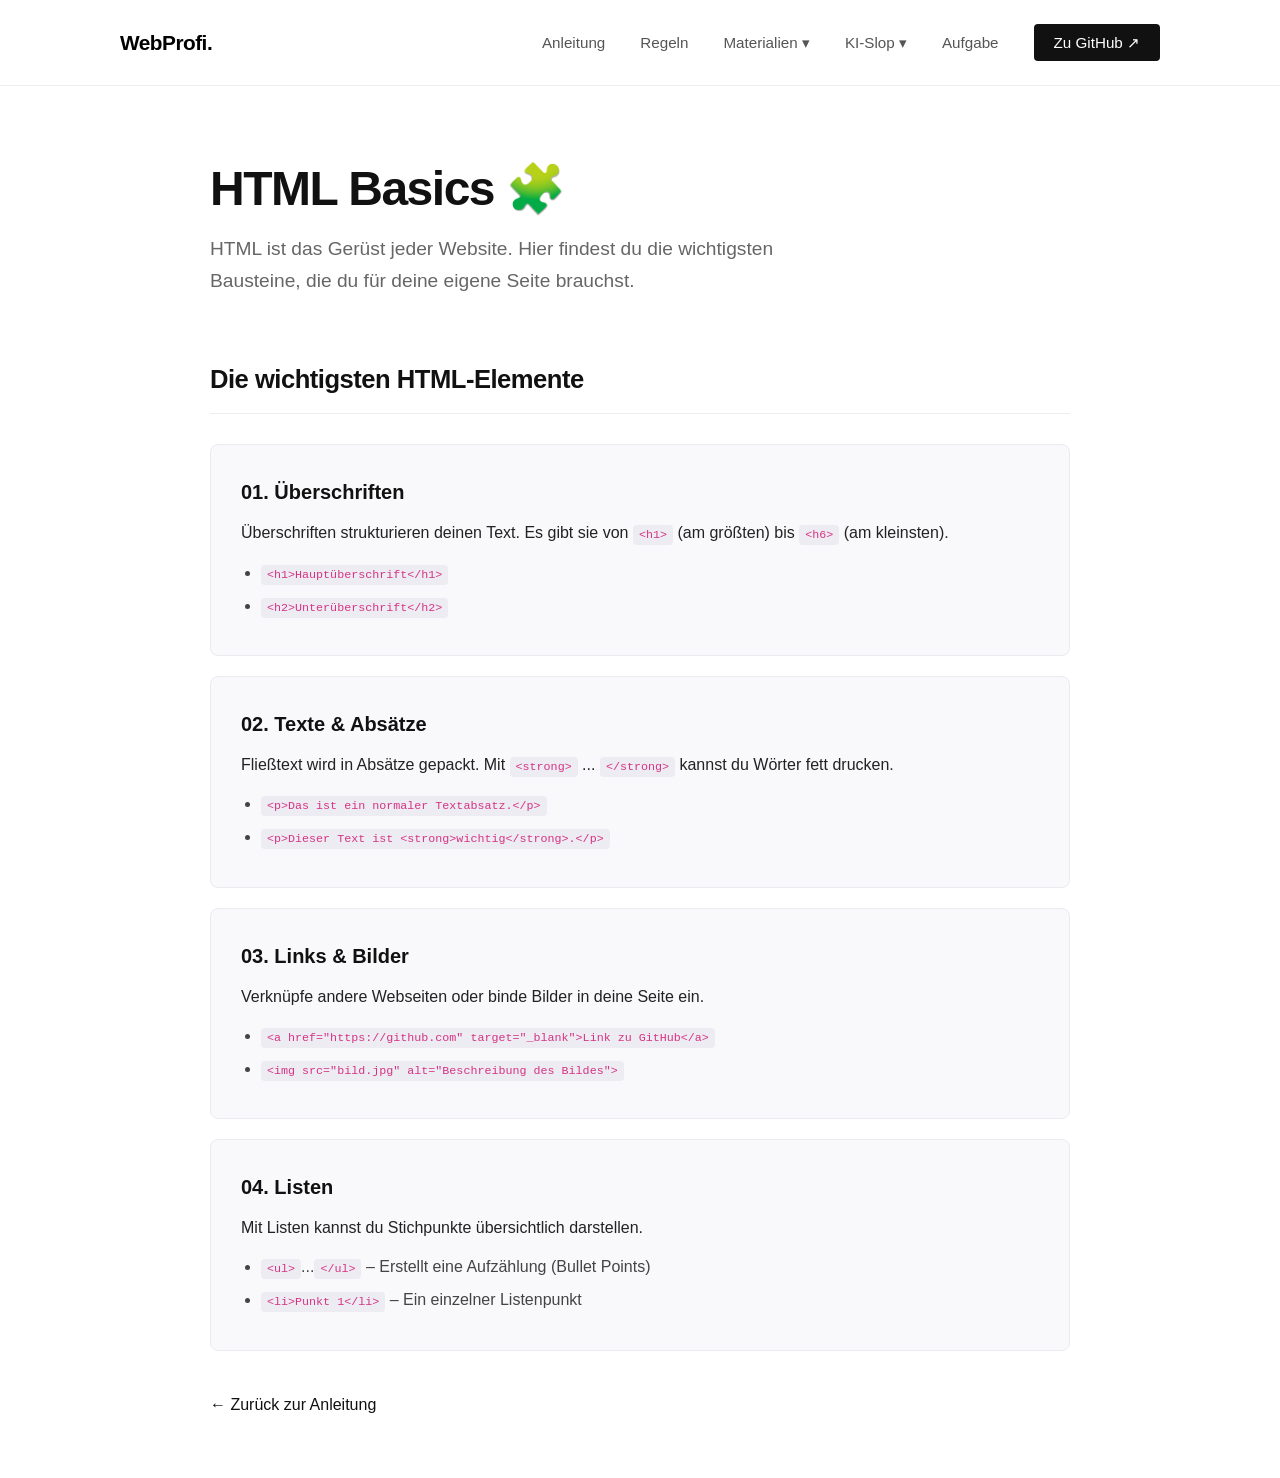
<file: htmlbasics.html>
<!DOCTYPE html>
<html lang="de">
<head>
    <meta charset="UTF-8">
    <meta name="viewport" content="width=device-width, initial-scale=1.0">
    <title>HTML Basics – Code & Launch 🚀</title>
    <!-- ZENTRALE DESIGN-DATEI -->
    <link rel="stylesheet" href="style.css">
</head>
<body>

    <!-- MENÜBAND VIA JAVASCRIPT-FETCH -->
    <header id="header-placeholder"></header>
  <!-- SKRIPT ZUM AUTOMATISCHEN LADEN DES MENÜS -->
    <script>
        fetch('nav.html')
            .then(response => response.text())
            .then(data => {
                document.getElementById('header-placeholder').innerHTML = data;
            });
    </script>
    
    <main>
        <!-- HERO SECTION -->
        <section class="hero">
            <h1>HTML Basics 🧩</h1>
            <p class="subtitle">HTML ist das Gerüst jeder Website. Hier findest du die wichtigsten Bausteine, die du für deine eigene Seite brauchst.</p>
        </section>

        <h2>Die wichtigsten HTML-Elemente</h2>

        <div class="card-grid">

            <!-- ÜBERSCHRIFTEN -->
            <div class="step">
                <h3>01. Überschriften</h3>
                <p>Überschriften strukturieren deinen Text. Es gibt sie von <code>&lt;h1&gt;</code> (am größten) bis <code>&lt;h6&gt;</code> (am kleinsten).</p>
                <ul class="step-list">
                    <li><code>&lt;h1&gt;Hauptüberschrift&lt;/h1&gt;</code></li>
                    <li><code>&lt;h2&gt;Unterüberschrift&lt;/h2&gt;</code></li>
                </ul>
            </div>

            <!-- TEXTE & ABSÄTZE -->
            <div class="step">
                <h3>02. Texte & Absätze</h3>
                <p>Fließtext wird in Absätze gepackt. Mit <code>&lt;strong&gt;</code> ... <code>&lt;/strong&gt;</code> kannst du Wörter fett drucken.</p>
                <ul class="step-list">
                    <li><code>&lt;p&gt;Das ist ein normaler Textabsatz.&lt;/p&gt;</code></li>
                    <li><code>&lt;p&gt;Dieser Text ist &lt;strong&gt;wichtig&lt;/strong&gt;.&lt;/p&gt;</code></li>
                </ul>
            </div>

            <!-- LINKS & BILDER -->
            <div class="step">
                <h3>03. Links & Bilder</h3>
                <p>Verknüpfe andere Webseiten oder binde Bilder in deine Seite ein.</p>
                <ul class="step-list">
                    <li><code>&lt;a href="https://github.com" target="_blank"&gt;Link zu GitHub&lt;/a&gt;</code></li>
                    <li><code>&lt;img src="bild.jpg" alt="Beschreibung des Bildes"&gt;</code></li>
                </ul>
            </div>

            <!-- LISTEN -->
            <div class="step">
                <h3>04. Listen</h3>
                <p>Mit Listen kannst du Stichpunkte übersichtlich darstellen.</p>
                <ul class="step-list">
                    <li><code>&lt;ul&gt;</code>...<code>&lt;/ul&gt;</code> – Erstellt eine Aufzählung (Bullet Points)</li>
                    <li><code>&lt;li&gt;Punkt 1&lt;/li&gt;</code> – Ein einzelner Listenpunkt</li>
                </ul>
            </div>

        </div>

        <div style="margin-top: 40px;">
            <a href="index.html" style="color: #111; text-decoration: none; font-weight: 500;">&larr; Zurück zur Anleitung</a>
        </div>
    </main>
<script>
    fetch('nav.html')
        .then(response => response.text())
        .then(data => {
            document.getElementById('header-placeholder').innerHTML = data;
        });

    // Globaler Klick-Listener
    document.addEventListener('click', function(event) {
        // 1. Hamburger-Menü öffnen/schließen
        const hamburger = event.target.closest('.hamburger');
        if (hamburger) {
            const navLinks = document.getElementById('nav-links');
            if (navLinks) {
                navLinks.classList.toggle('active');
            }
        }

        // 2. Mobiles Dropdown für "Materialien" umschalten
        const dropBtn = event.target.closest('.drop-btn');
        if (dropBtn) {
            // Nur auf kleinen Bildschirmen ausführen
            if (window.innerWidth <= 768) {
                event.preventDefault(); // Verhindert den Standard-Link-Sprung
                const dropdownParent = dropBtn.closest('.dropdown');
                if (dropdownParent) {
                    dropdownParent.classList.toggle('open');
                }
            }
        }
    });
</script>
   
</body>
</html>
</file>
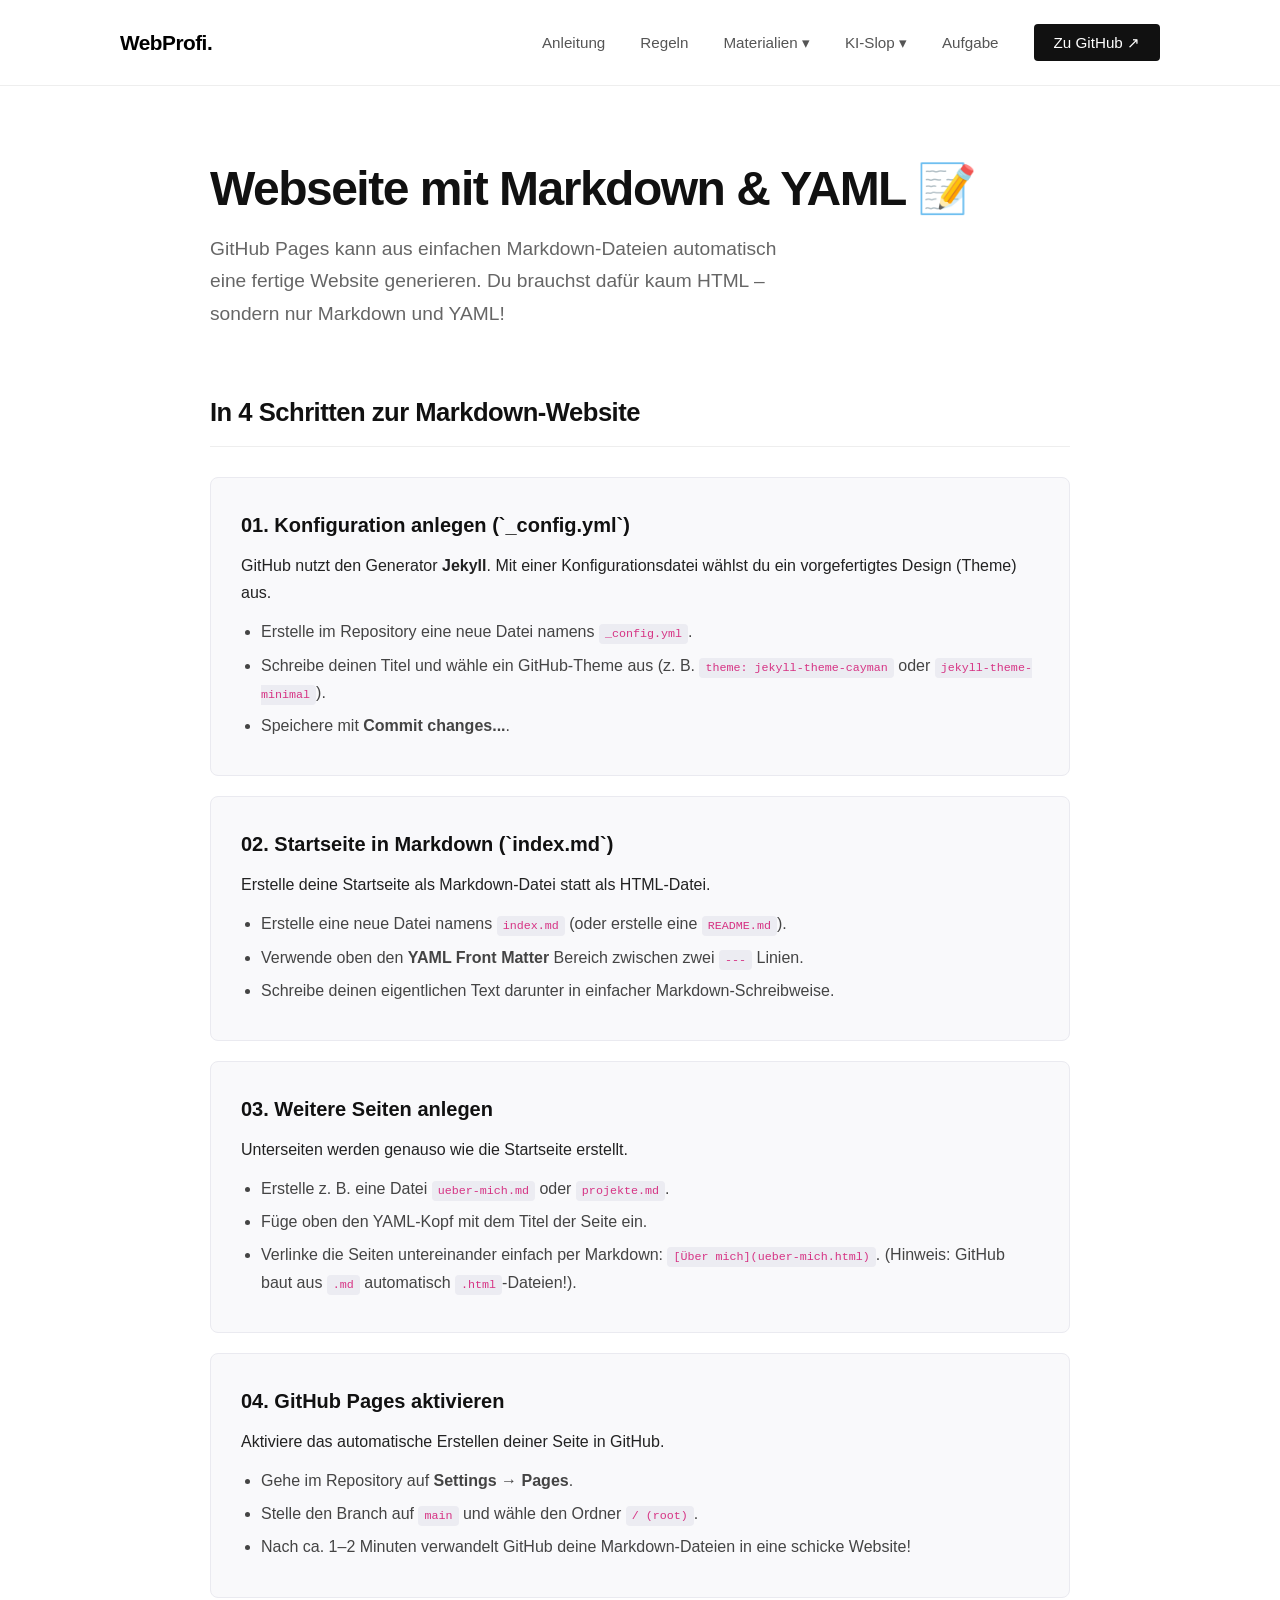
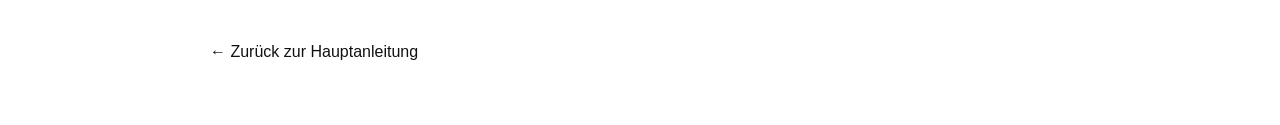
<file: jekyllguide.html>
<!DOCTYPE html>
<html lang="de">
<head>
    <meta charset="UTF-8">
    <meta name="viewport" content="width=device-width, initial-scale=1.0">
    <title>Website mit Markdown & YAML – Code & Launch 🚀</title>
    <!-- ZENTRALE DESIGN-DATEI -->
    <link rel="stylesheet" href="style.css">
</head>
<body>

    <!-- MENÜBAND VIA JAVASCRIPT-FETCH -->
    <header id="header-placeholder"></header>

    <main>
        <!-- HERO SECTION -->
        <section class="hero">
            <h1>Webseite mit Markdown & YAML 📝</h1>
            <p class="subtitle">GitHub Pages kann aus einfachen Markdown-Dateien automatisch eine fertige Website generieren. Du brauchst dafür kaum HTML – sondern nur Markdown und YAML!</p>
        </section>

        <h2>In 4 Schritten zur Markdown-Website</h2>

        <div class="card-grid">

            <!-- SCHRITT 1 -->
            <div class="step">
                <h3>01. Konfiguration anlegen (`_config.yml`)</h3>
                <p>GitHub nutzt den Generator <strong>Jekyll</strong>. Mit einer Konfigurationsdatei wählst du ein vorgefertigtes Design (Theme) aus.</p>
                <ul class="step-list">
                    <li>Erstelle im Repository eine neue Datei namens <code>_config.yml</code>.</li>
                    <li>Schreibe deinen Titel und wähle ein GitHub-Theme aus (z. B. <code>theme: jekyll-theme-cayman</code> oder <code>jekyll-theme-minimal</code>).</li>
                    <li>Speichere mit <strong>Commit changes...</strong>.</li>
                </ul>
            </div>

            <!-- SCHRITT 2 -->
            <div class="step">
                <h3>02. Startseite in Markdown (`index.md`)</h3>
                <p>Erstelle deine Startseite als Markdown-Datei statt als HTML-Datei.</p>
                <ul class="step-list">
                    <li>Erstelle eine neue Datei namens <code>index.md</code> (oder erstelle eine <code>README.md</code>).</li>
                    <li>Verwende oben den <strong>YAML Front Matter</strong> Bereich zwischen zwei <code>---</code> Linien.</li>
                    <li>Schreibe deinen eigentlichen Text darunter in einfacher Markdown-Schreibweise.</li>
                </ul>
            </div>

            <!-- SCHRITT 3 -->
            <div class="step">
                <h3>03. Weitere Seiten anlegen</h3>
                <p>Unterseiten werden genauso wie die Startseite erstellt.</p>
                <ul class="step-list">
                    <li>Erstelle z. B. eine Datei <code>ueber-mich.md</code> oder <code>projekte.md</code>.</li>
                    <li>Füge oben den YAML-Kopf mit dem Titel der Seite ein.</li>
                    <li>Verlinke die Seiten untereinander einfach per Markdown: <code>[Über mich](ueber-mich.html)</code>. (Hinweis: GitHub baut aus <code>.md</code> automatisch <code>.html</code>-Dateien!).</li>
                </ul>
            </div>

            <!-- SCHRITT 4 -->
            <div class="step">
                <h3>04. GitHub Pages aktivieren</h3>
                <p>Aktiviere das automatische Erstellen deiner Seite in GitHub.</p>
                <ul class="step-list">
                    <li>Gehe im Repository auf <strong>Settings</strong> &rarr; <strong>Pages</strong>.</li>
                    <li>Stelle den Branch auf <code>main</code> und wähle den Ordner <code>/ (root)</code>.</li>
                    <li>Nach ca. 1–2 Minuten verwandelt GitHub deine Markdown-Dateien in eine schicke Website!</li>
                </ul>
            </div>

        </div>

        <div style="margin-top: 40px;">
            <a href="index.html" style="color: #111; text-decoration: none; font-weight: 500;">&larr; Zurück zur Hauptanleitung</a>
        </div>
    </main>

    <!-- SKRIPT ZUM AUTOMATISCHEN LADEN DES MENÜS -->
    <script>
    fetch('nav.html')
        .then(response => response.text())
        .then(data => {
            document.getElementById('header-placeholder').innerHTML = data;
        });

    // Globaler Klick-Listener
    document.addEventListener('click', function(event) {
        // 1. Hamburger-Menü öffnen/schließen
        const hamburger = event.target.closest('.hamburger');
        if (hamburger) {
            const navLinks = document.getElementById('nav-links');
            if (navLinks) {
                navLinks.classList.toggle('active');
            }
        }

        // 2. Mobiles Dropdown für "Materialien" umschalten
        const dropBtn = event.target.closest('.drop-btn');
        if (dropBtn) {
            // Nur auf kleinen Bildschirmen ausführen
            if (window.innerWidth <= 768) {
                event.preventDefault(); // Verhindert den Standard-Link-Sprung
                const dropdownParent = dropBtn.closest('.dropdown');
                if (dropdownParent) {
                    dropdownParent.classList.toggle('open');
                }
            }
        }
    });
</script>
</body>
</html>
</file>
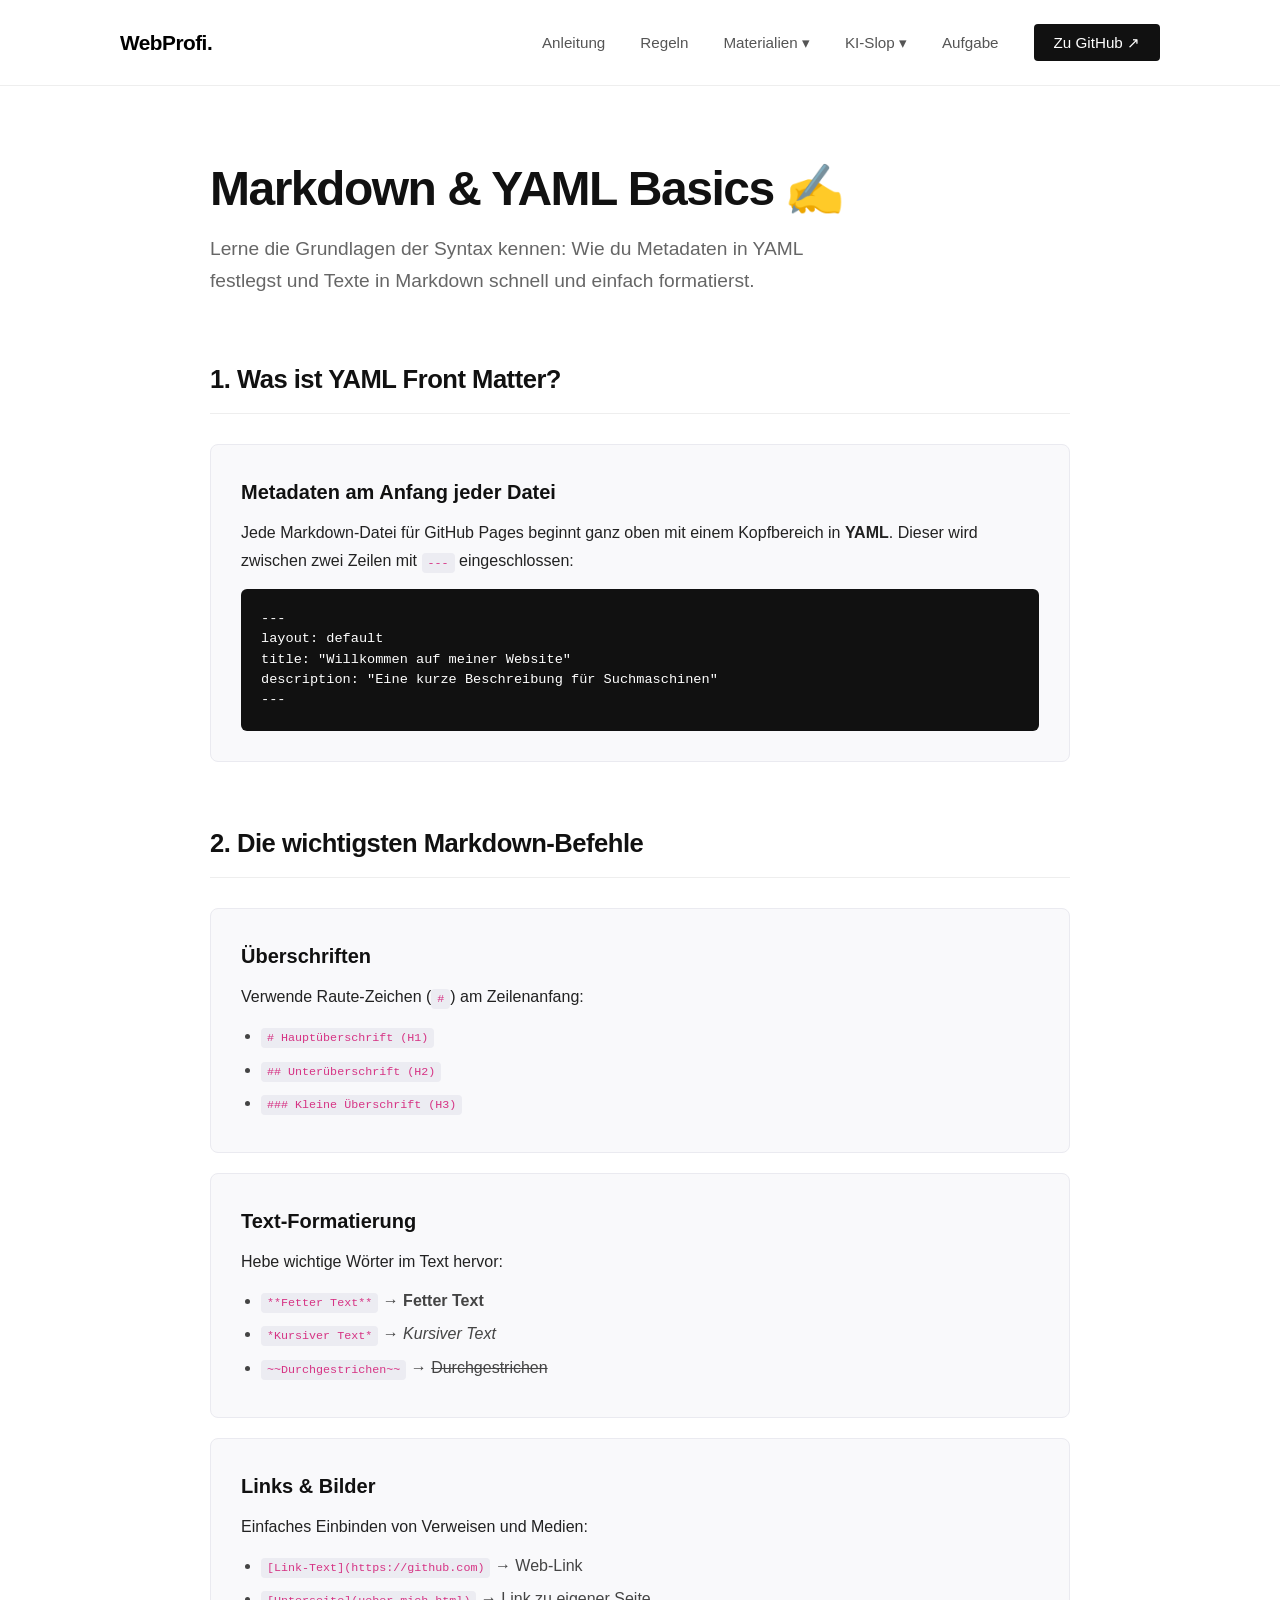
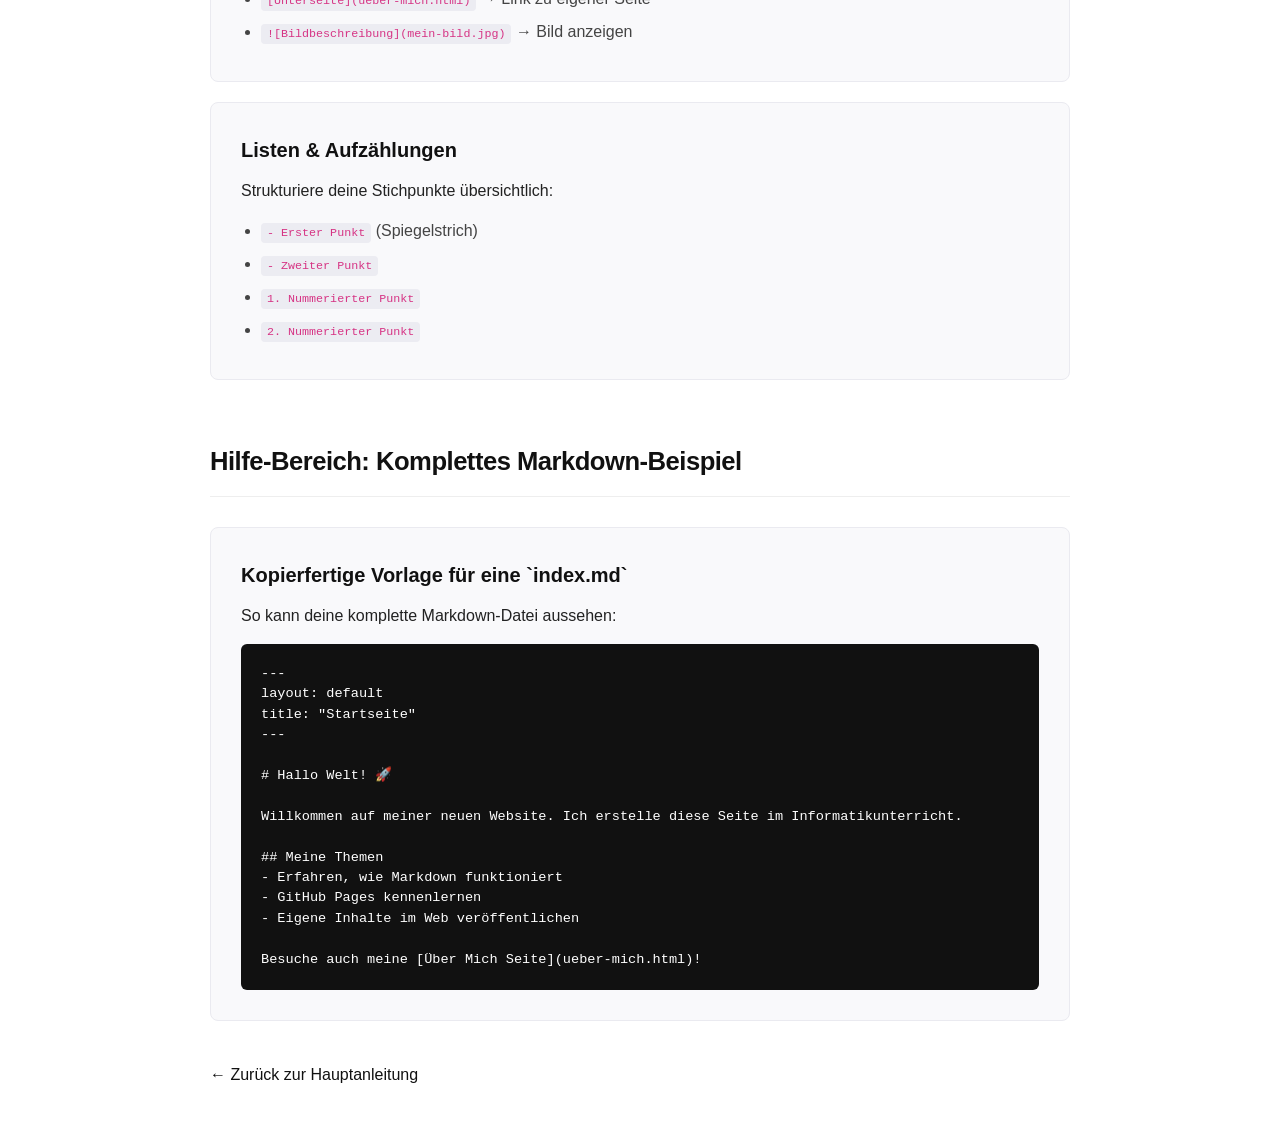
<file: markdownbasics.html>
<!DOCTYPE html>
<html lang="de">
<head>
    <meta charset="UTF-8">
    <meta name="viewport" content="width=device-width, initial-scale=1.0">
    <title>Markdown & YAML Cheat Sheet – Code & Launch 🚀</title>
    <!-- ZENTRALE DESIGN-DATEI -->
    <link rel="stylesheet" href="style.css">
</head>
<body>

    <!-- MENÜBAND VIA JAVASCRIPT-FETCH -->
    <header id="header-placeholder"></header>

    <main>
        <!-- HERO SECTION -->
        <section class="hero">
            <h1>Markdown & YAML Basics ✍️</h1>
            <p class="subtitle">Lerne die Grundlagen der Syntax kennen: Wie du Metadaten in YAML festlegst und Texte in Markdown schnell und einfach formatierst.</p>
        </section>

        <h2>1. Was ist YAML Front Matter?</h2>

        <div class="step">
            <h3>Metadaten am Anfang jeder Datei</h3>
            <p>Jede Markdown-Datei für GitHub Pages beginnt ganz oben mit einem Kopfbereich in <strong>YAML</strong>. Dieser wird zwischen zwei Zeilen mit <code>---</code> eingeschlossen:</p>
            
            <div style="background: #111; color: #fff; padding: 20px; border-radius: 6px; margin-top: 15px; font-family: monospace; font-size: 0.85rem; line-height: 1.5;">
<pre>---
layout: default
title: "Willkommen auf meiner Website"
description: "Eine kurze Beschreibung für Suchmaschinen"
---</pre>
            </div>
        </div>

        <h2>2. Die wichtigsten Markdown-Befehle</h2>

        <div class="card-grid">

            <div class="step">
                <h3>Überschriften</h3>
                <p>Verwende Raute-Zeichen (<code>#</code>) am Zeilenanfang:</p>
                <ul class="step-list">
                    <li><code># Hauptüberschrift (H1)</code></li>
                    <li><code>## Unterüberschrift (H2)</code></li>
                    <li><code>### Kleine Überschrift (H3)</code></li>
                </ul>
            </div>

            <div class="step">
                <h3>Text-Formatierung</h3>
                <p>Hebe wichtige Wörter im Text hervor:</p>
                <ul class="step-list">
                    <li><code>**Fetter Text**</code> &rarr; <strong>Fetter Text</strong></li>
                    <li><code>*Kursiver Text*</code> &rarr; <em>Kursiver Text</em></li>
                    <li><code>~~Durchgestrichen~~</code> &rarr; <del>Durchgestrichen</del></li>
                </ul>
            </div>

            <div class="step">
                <h3>Links & Bilder</h3>
                <p>Einfaches Einbinden von Verweisen und Medien:</p>
                <ul class="step-list">
                    <li><code>[Link-Text](https://github.com)</code> &rarr; Web-Link</li>
                    <li><code>[Unterseite](ueber-mich.html)</code> &rarr; Link zu eigener Seite</li>
                    <li><code>![Bildbeschreibung](mein-bild.jpg)</code> &rarr; Bild anzeigen</li>
                </ul>
            </div>

            <div class="step">
                <h3>Listen & Aufzählungen</h3>
                <p>Strukturiere deine Stichpunkte übersichtlich:</p>
                <ul class="step-list">
                    <li><code>- Erster Punkt</code> (Spiegelstrich)</li>
                    <li><code>- Zweiter Punkt</code></li>
                    <li><code>1. Nummerierter Punkt</code></li>
                    <li><code>2. Nummerierter Punkt</code></li>
                </ul>
            </div>

        </div>

        <!-- KOPIERFERTIGER BEISPIELCODE -->
        <h2>Hilfe-Bereich: Komplettes Markdown-Beispiel</h2>
        <div class="step">
            <h3>Kopierfertige Vorlage für eine `index.md`</h3>
            <p>So kann deine komplette Markdown-Datei aussehen:</p>
            
            <div style="background: #111; color: #fff; padding: 20px; border-radius: 6px; margin-top: 15px; overflow-x: auto; font-family: monospace; font-size: 0.85rem; line-height: 1.5;">
<pre>---
layout: default
title: "Startseite"
---

# Hallo Welt! 🚀

Willkommen auf meiner neuen Website. Ich erstelle diese Seite im Informatikunterricht.

## Meine Themen
- Erfahren, wie Markdown funktioniert
- GitHub Pages kennenlernen
- Eigene Inhalte im Web veröffentlichen

Besuche auch meine [Über Mich Seite](ueber-mich.html)!</pre>
            </div>
        </div>

        <div style="margin-top: 40px;">
            <a href="index.html" style="color: #111; text-decoration: none; font-weight: 500;">&larr; Zurück zur Hauptanleitung</a>
        </div>
    </main>

    <!-- SKRIPT ZUM AUTOMATISCHEN LADEN DES MENÜS -->
    <script>
    fetch('nav.html')
        .then(response => response.text())
        .then(data => {
            document.getElementById('header-placeholder').innerHTML = data;
        });

    // Globaler Klick-Listener
    document.addEventListener('click', function(event) {
        // 1. Hamburger-Menü öffnen/schließen
        const hamburger = event.target.closest('.hamburger');
        if (hamburger) {
            const navLinks = document.getElementById('nav-links');
            if (navLinks) {
                navLinks.classList.toggle('active');
            }
        }

        // 2. Mobiles Dropdown für "Materialien" umschalten
        const dropBtn = event.target.closest('.drop-btn');
        if (dropBtn) {
            // Nur auf kleinen Bildschirmen ausführen
            if (window.innerWidth <= 768) {
                event.preventDefault(); // Verhindert den Standard-Link-Sprung
                const dropdownParent = dropBtn.closest('.dropdown');
                if (dropdownParent) {
                    dropdownParent.classList.toggle('open');
                }
            }
        }
    });
</script>
</body>
</html>
</file>
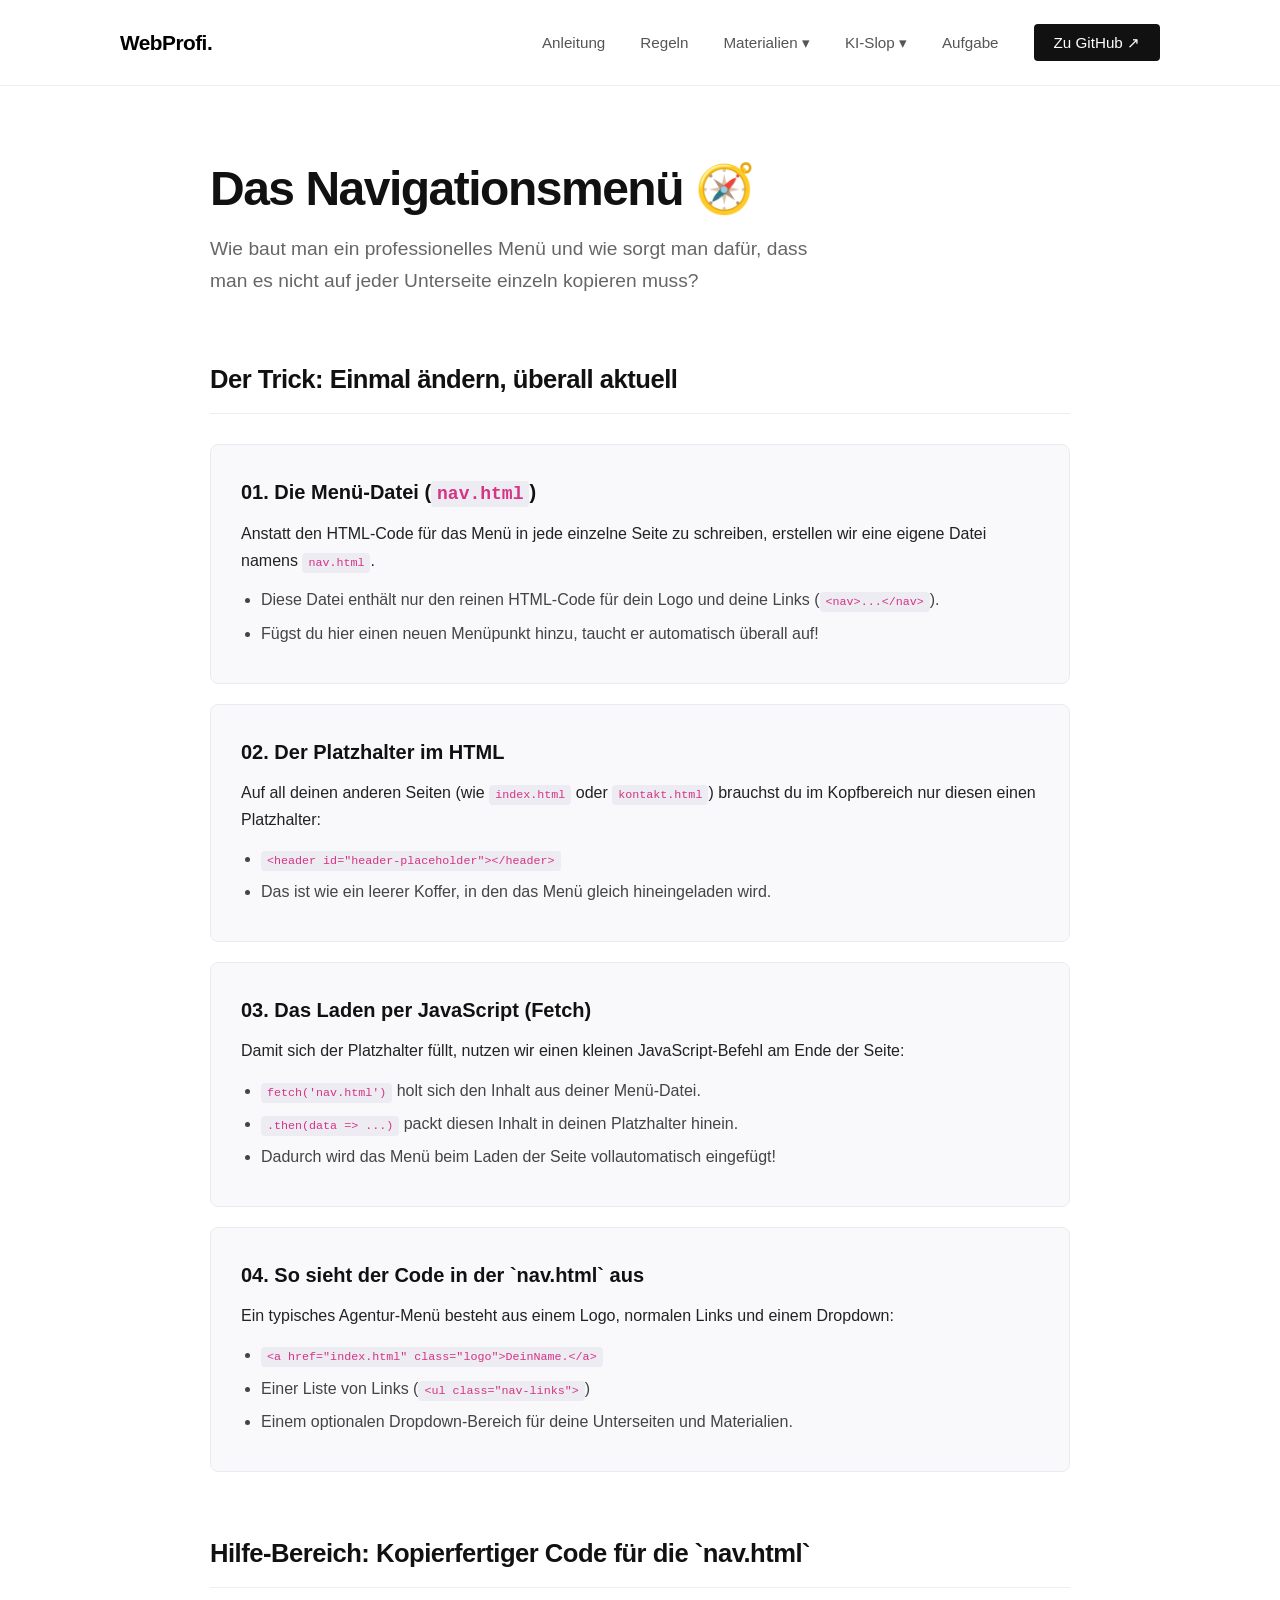
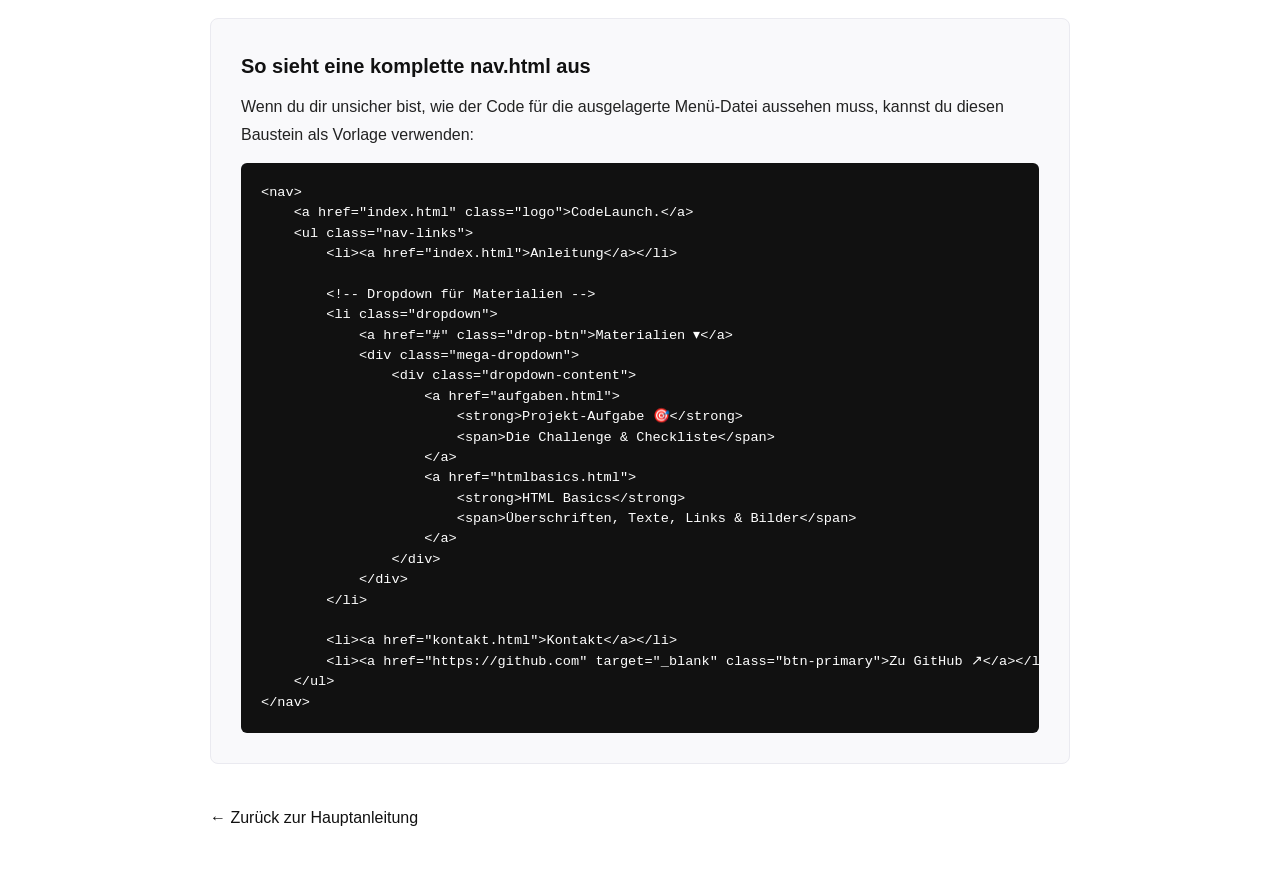
<file: menuanleitung.html>
<!DOCTYPE html>
<html lang="de">
<head>
    <meta charset="UTF-8">
    <meta name="viewport" content="width=device-width, initial-scale=1.0">
    <title>Das Menü verstehen – Code & Launch 🚀</title>
    <!-- ZENTRALE DESIGN-DATEI -->
    <link rel="stylesheet" href="style.css">
</head>
<body>

    <!-- MENÜBAND VIA JAVASCRIPT-FETCH -->
    <header id="header-placeholder"></header>

    <main>
        <!-- HERO SECTION -->
        <section class="hero">
            <h1>Das Navigationsmenü 🧭</h1>
            <p class="subtitle">Wie baut man ein professionelles Menü und wie sorgt man dafür, dass man es nicht auf jeder Unterseite einzeln kopieren muss?</p>
        </section>

        <h2>Der Trick: Einmal ändern, überall aktuell</h2>

        <div class="card-grid">

            <!-- SCHRITT 1: DIE NAV.HTML -->
            <div class="step">
                <h3>01. Die Menü-Datei (<code>nav.html</code>)</h3>
                <p>Anstatt den HTML-Code für das Menü in jede einzelne Seite zu schreiben, erstellen wir eine eigene Datei namens <code>nav.html</code>.</p>
                <ul class="step-list">
                    <li>Diese Datei enthält nur den reinen HTML-Code für dein Logo und deine Links (<code>&lt;nav&gt;...&lt;/nav&gt;</code>).</li>
                    <li>Fügst du hier einen neuen Menüpunkt hinzu, taucht er automatisch überall auf!</li>
                </ul>
            </div>

            <!-- SCHRITT 2: DER PLATZHALTER -->
            <div class="step">
                <h3>02. Der Platzhalter im HTML</h3>
                <p>Auf all deinen anderen Seiten (wie <code>index.html</code> oder <code>kontakt.html</code>) brauchst du im Kopfbereich nur diesen einen Platzhalter:</p>
                <ul class="step-list">
                    <li><code>&lt;header id="header-placeholder"&gt;&lt;/header&gt;</code></li>
                    <li>Das ist wie ein leerer Koffer, in den das Menü gleich hineingeladen wird.</li>
                </ul>
            </div>

            <!-- SCHRITT 3: DIE JAVASCRIPT-MAGIE -->
            <div class="step">
                <h3>03. Das Laden per JavaScript (Fetch)</h3>
                <p>Damit sich der Platzhalter füllt, nutzen wir einen kleinen JavaScript-Befehl am Ende der Seite:</p>
                <ul class="step-list">
                    <li><code>fetch('nav.html')</code> holt sich den Inhalt aus deiner Menü-Datei.</li>
                    <li><code>.then(data => ...)</code> packt diesen Inhalt in deinen Platzhalter hinein.</li>
                    <li>Dadurch wird das Menü beim Laden der Seite vollautomatisch eingefügt!</li>
                </ul>
            </div>

            <!-- SCHRITT 4: AUFBAU DES MENÜS -->
            <div class="step">
                <h3>04. So sieht der Code in der `nav.html` aus</h3>
                <p>Ein typisches Agentur-Menü besteht aus einem Logo, normalen Links und einem Dropdown:</p>
                <ul class="step-list">
                    <li><code>&lt;a href="index.html" class="logo"&gt;DeinName.&lt;/a&gt;</code></li>
                    <li>Einer Liste von Links (<code>&lt;ul class="nav-links"&gt;</code>)</li>
                    <li>Einem optionalen Dropdown-Bereich für deine Unterseiten und Materialien.</li>
                </ul>
            </div>

        </div>

 <!-- HILFE-BEREICH: KOPIERFERTIGER NAV-CODE -->
        <h2>Hilfe-Bereich: Kopierfertiger Code für die `nav.html`</h2>
        <div class="step">
            <h3>So sieht eine komplette nav.html aus</h3>
            <p>Wenn du dir unsicher bist, wie der Code für die ausgelagerte Menü-Datei aussehen muss, kannst du diesen Baustein als Vorlage verwenden:</p>
            
            <div style="background: #111; color: #fff; padding: 20px; border-radius: 6px; margin-top: 15px; overflow-x: auto; font-family: monospace; font-size: 0.85rem; line-height: 1.5;">
<pre>&lt;nav&gt;
    &lt;a href="index.html" class="logo"&gt;CodeLaunch.&lt;/a&gt;
    &lt;ul class="nav-links"&gt;
        &lt;li&gt;&lt;a href="index.html"&gt;Anleitung&lt;/a&gt;&lt;/li&gt;
        
        &lt;!-- Dropdown für Materialien --&gt;
        &lt;li class="dropdown"&gt;
            &lt;a href="#" class="drop-btn"&gt;Materialien ▾&lt;/a&gt;
            &lt;div class="mega-dropdown"&gt;
                &lt;div class="dropdown-content"&gt;
                    &lt;a href="aufgaben.html"&gt;
                        &lt;strong&gt;Projekt-Aufgabe 🎯&lt;/strong&gt;
                        &lt;span&gt;Die Challenge & Checkliste&lt;/span&gt;
                    &lt;/a&gt;
                    &lt;a href="htmlbasics.html"&gt;
                        &lt;strong&gt;HTML Basics&lt;/strong&gt;
                        &lt;span&gt;Überschriften, Texte, Links & Bilder&lt;/span&gt;
                    &lt;/a&gt;
                &lt;/div&gt;
            &lt;/div&gt;
        &lt;/li&gt;

        &lt;li&gt;&lt;a href="kontakt.html"&gt;Kontakt&lt;/a&gt;&lt;/li&gt;
        &lt;li&gt;&lt;a href="https://github.com" target="_blank" class="btn-primary"&gt;Zu GitHub ↗&lt;/a&gt;&lt;/li&gt;
    &lt;/ul&gt;
&lt;/nav&gt;</pre>
            </div>
        </div>

        
        <div style="margin-top: 40px;">
            <a href="index.html" style="color: #111; text-decoration: none; font-weight: 500;">&larr; Zurück zur Hauptanleitung</a>
        </div>
    </main>

    <!-- SKRIPT ZUM AUTOMATISCHEN LADEN DES MENÜS -->
    <script>
    fetch('nav.html')
        .then(response => response.text())
        .then(data => {
            document.getElementById('header-placeholder').innerHTML = data;
        });

    // Globaler Klick-Listener
    document.addEventListener('click', function(event) {
        // 1. Hamburger-Menü öffnen/schließen
        const hamburger = event.target.closest('.hamburger');
        if (hamburger) {
            const navLinks = document.getElementById('nav-links');
            if (navLinks) {
                navLinks.classList.toggle('active');
            }
        }

        // 2. Mobiles Dropdown für "Materialien" umschalten
        const dropBtn = event.target.closest('.drop-btn');
        if (dropBtn) {
            // Nur auf kleinen Bildschirmen ausführen
            if (window.innerWidth <= 768) {
                event.preventDefault(); // Verhindert den Standard-Link-Sprung
                const dropdownParent = dropBtn.closest('.dropdown');
                if (dropdownParent) {
                    dropdownParent.classList.toggle('open');
                }
            }
        }
    });
</script>
</body>
</html>
</file>
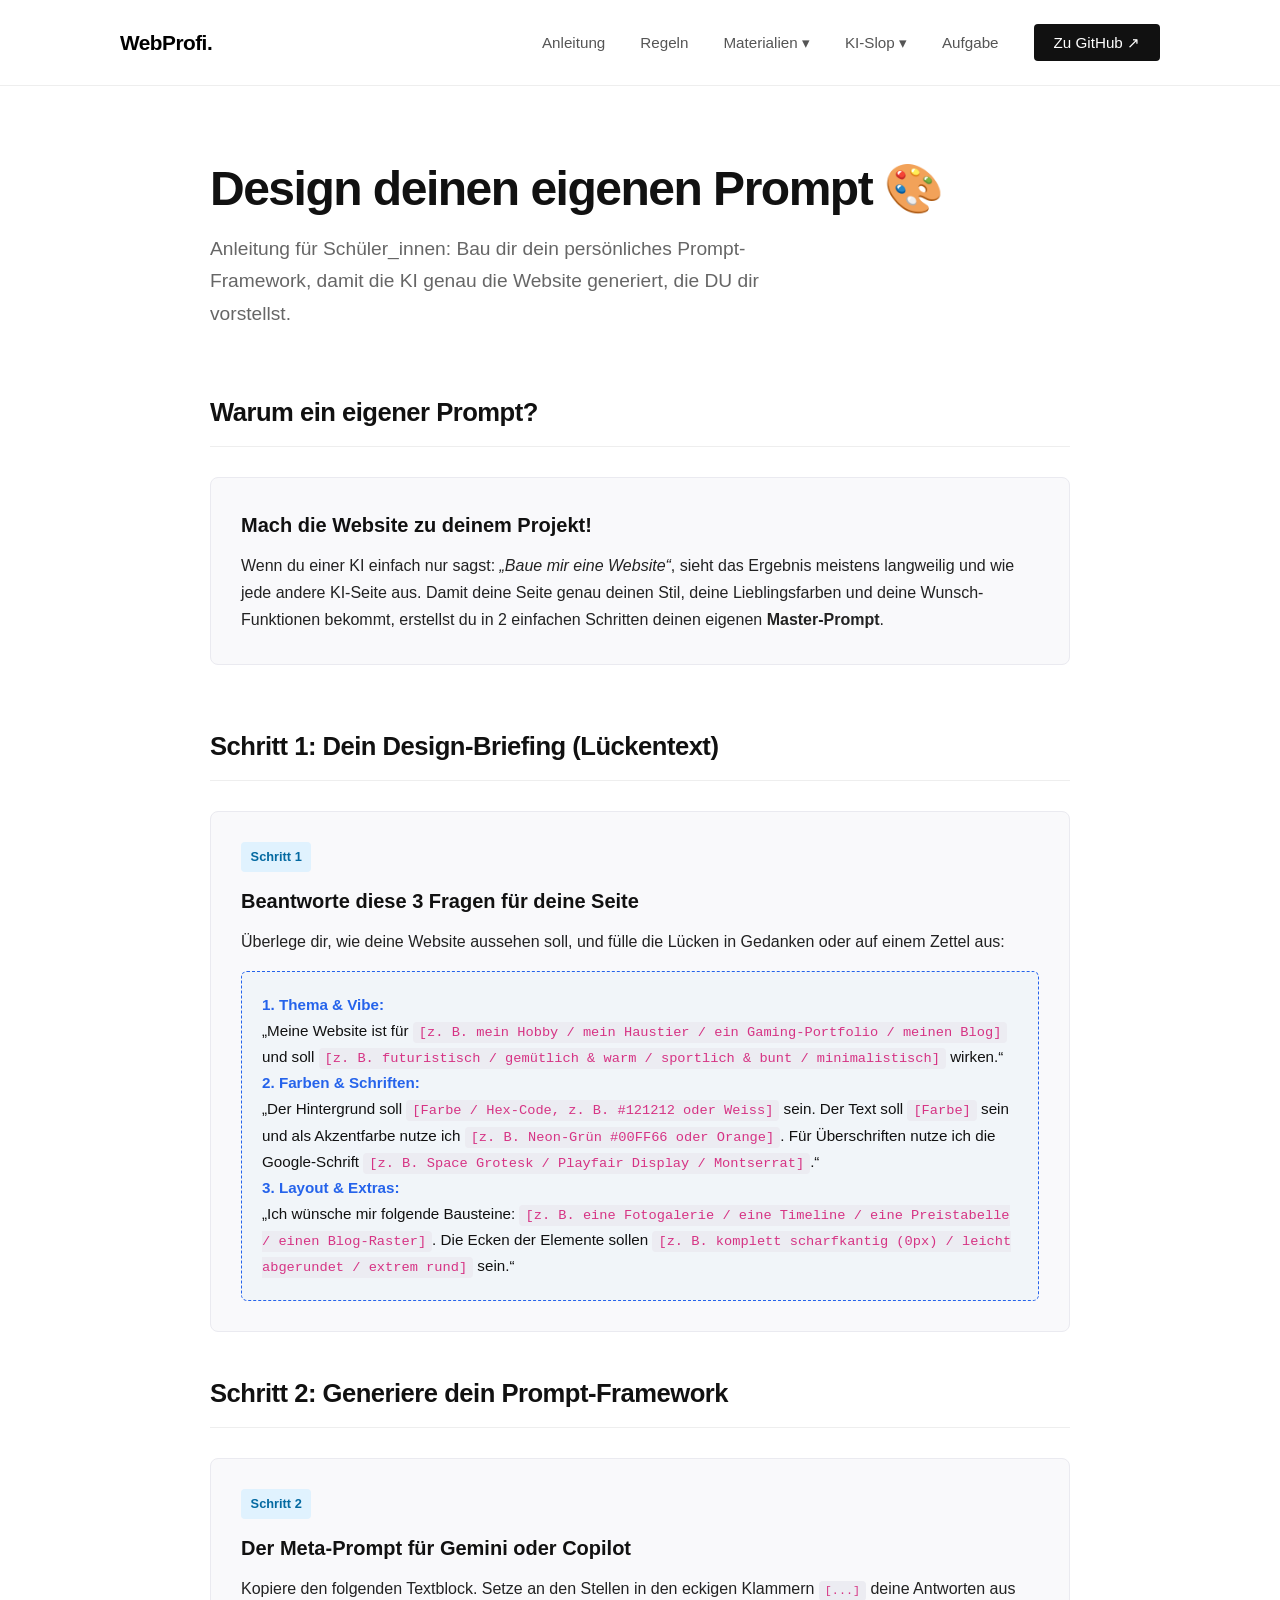
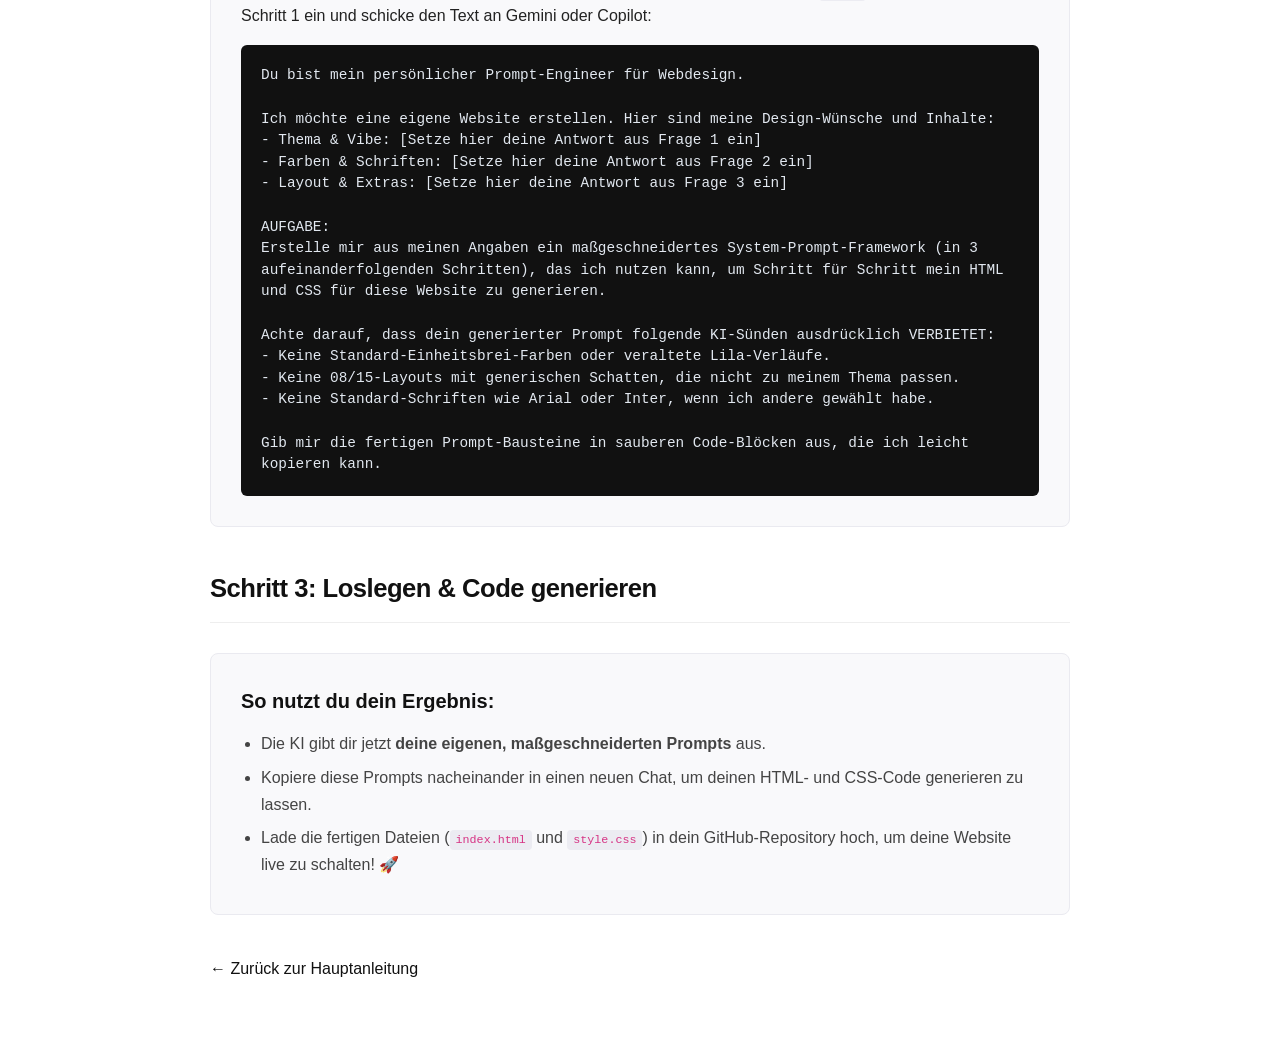
<file: promptdesign.html>
<!DOCTYPE html>
<html lang="de">
<head>
    <meta charset="UTF-8">
    <meta name="viewport" content="width=device-width, initial-scale=1.0">
    <title>Anleitung: Dein eigenes Prompt-Framework erstellen – Code & Launch 🚀</title>
    <!-- ZENTRALE DESIGN-DATEI -->
    <link rel="stylesheet" href="style.css">
    <style>
        /* Spezifische Ergänzungen für den Lückentext und Code-Boxen */
        .fill-in-box {
            background-color: #f1f5f9;
            border: 1px dashed #2563eb;
            padding: 1.25rem;
            border-radius: 6px;
            margin-top: 1rem;
            font-size: 0.95rem;
            color: #111;
        }

        .fill-in-box strong {
            color: #2563eb;
        }

        .prompt-box {
            background-color: #111;
            color: #e2e8f0;
            padding: 1.25rem;
            border-radius: 6px;
            font-family: ui-monospace, SFMono-Regular, Menlo, Monaco, Consolas, monospace;
            font-size: 0.9rem;
            white-space: pre-wrap;
            overflow-x: auto;
            margin-top: 1rem;
            margin-bottom: 0;
            line-height: 1.5;
        }

        .badge {
            display: inline-block;
            background-color: #e0f2fe;
            color: #0369a1;
            padding: 0.25rem 0.6rem;
            border-radius: 4px;
            font-size: 0.8rem;
            font-weight: 600;
            margin-bottom: 0.75rem;
        }
    </style>
</head>
<body>

    <!-- MENÜBAND VIA JAVASCRIPT-FETCH -->
    <header id="header-placeholder"></header>

    <main>
        <!-- HERO SECTION -->
        <section class="hero">
            <h1>Design deinen eigenen Prompt 🎨</h1>
            <p class="subtitle">Anleitung für Schüler_innen: Bau dir dein persönliches Prompt-Framework, damit die KI genau die Website generiert, die DU dir vorstellst.</p>
        </section>

        <h2>Warum ein eigener Prompt?</h2>
        <div class="step">
            <h3>Mach die Website zu deinem Projekt!</h3>
            <p>Wenn du einer KI einfach nur sagst: <em>„Baue mir eine Website“</em>, sieht das Ergebnis meistens langweilig und wie jede andere KI-Seite aus. Damit deine Seite genau deinen Stil, deine Lieblingsfarben und deine Wunsch-Funktionen bekommt, erstellst du in 2 einfachen Schritten deinen eigenen <strong>Master-Prompt</strong>.</p>
        </div>

        <h2>Schritt 1: Dein Design-Briefing (Lückentext)</h2>
        <div class="step" style="margin-top: 20px;">
            <span class="badge">Schritt 1</span>
            <h3>Beantworte diese 3 Fragen für deine Seite</h3>
            <p>Überlege dir, wie deine Website aussehen soll, und fülle die Lücken in Gedanken oder auf einem Zettel aus:</p>

            <div class="fill-in-box">
                <p><strong>1. Thema & Vibe:</strong><br>
                „Meine Website ist für <code>[z. B. mein Hobby / mein Haustier / ein Gaming-Portfolio / meinen Blog]</code> und soll <code>[z. B. futuristisch / gemütlich & warm / sportlich & bunt / minimalistisch]</code> wirken.“</p>

                <p><strong>2. Farben & Schriften:</strong><br>
                „Der Hintergrund soll <code>[Farbe / Hex-Code, z. B. #121212 oder Weiss]</code> sein. Der Text soll <code>[Farbe]</code> sein und als Akzentfarbe nutze ich <code>[z. B. Neon-Grün #00FF66 oder Orange]</code>. Für Überschriften nutze ich die Google-Schrift <code>[z. B. Space Grotesk / Playfair Display / Montserrat]</code>.“</p>

                <p><strong>3. Layout & Extras:</strong><br>
                „Ich wünsche mir folgende Bausteine: <code>[z. B. eine Fotogalerie / eine Timeline / eine Preistabelle / einen Blog-Raster]</code>. Die Ecken der Elemente sollen <code>[z. B. komplett scharfkantig (0px) / leicht abgerundet / extrem rund]</code> sein.“</p>
            </div>
        </div>

        <h2 style="margin-top: 40px;">Schritt 2: Generiere dein Prompt-Framework</h2>
        <div class="step">
            <span class="badge">Schritt 2</span>
            <h3>Der Meta-Prompt für Gemini oder Copilot</h3>
            <p>Kopiere den folgenden Textblock. Setze an den Stellen in den eckigen Klammern <code>[...]</code> deine Antworten aus Schritt 1 ein und schicke den Text an Gemini oder Copilot:</p>

            <pre class="prompt-box">Du bist mein persönlicher Prompt-Engineer für Webdesign. 

Ich möchte eine eigene Website erstellen. Hier sind meine Design-Wünsche und Inhalte:
- Thema & Vibe: [Setze hier deine Antwort aus Frage 1 ein]
- Farben & Schriften: [Setze hier deine Antwort aus Frage 2 ein]
- Layout & Extras: [Setze hier deine Antwort aus Frage 3 ein]

AUFGABE:
Erstelle mir aus meinen Angaben ein maßgeschneidertes System-Prompt-Framework (in 3 aufeinanderfolgenden Schritten), das ich nutzen kann, um Schritt für Schritt mein HTML und CSS für diese Website zu generieren. 

Achte darauf, dass dein generierter Prompt folgende KI-Sünden ausdrücklich VERBIETET:
- Keine Standard-Einheitsbrei-Farben oder veraltete Lila-Verläufe.
- Keine 08/15-Layouts mit generischen Schatten, die nicht zu meinem Thema passen.
- Keine Standard-Schriften wie Arial oder Inter, wenn ich andere gewählt habe.

Gib mir die fertigen Prompt-Bausteine in sauberen Code-Blöcken aus, die ich leicht kopieren kann.</pre>
        </div>

        <h2 style="margin-top: 40px;">Schritt 3: Loslegen & Code generieren</h2>
        <div class="step">
            <h3>So nutzt du dein Ergebnis:</h3>
            <ul class="step-list">
                <li>Die KI gibt dir jetzt <strong>deine eigenen, maßgeschneiderten Prompts</strong> aus.</li>
                <li>Kopiere diese Prompts nacheinander in einen neuen Chat, um deinen HTML- und CSS-Code generieren zu lassen.</li>
                <li>Lade die fertigen Dateien (<code>index.html</code> und <code>style.css</code>) in dein GitHub-Repository hoch, um deine Website live zu schalten! 🚀</li>
            </ul>
        </div>

        <div style="margin-top: 40px;">
            <a href="index.html" style="color: #111; text-decoration: none; font-weight: 500;">&larr; Zurück zur Hauptanleitung</a>
        </div>
    </main>

    <!-- SKRIPT ZUM AUTOMATISCHEN LADEN DES MENÜS -->
    <script>
    fetch('nav.html')
        .then(response => response.text())
        .then(data => {
            document.getElementById('header-placeholder').innerHTML = data;
        });

    // Globaler Klick-Listener
    document.addEventListener('click', function(event) {
        // 1. Hamburger-Menü öffnen/schließen
        const hamburger = event.target.closest('.hamburger');
        if (hamburger) {
            const navLinks = document.getElementById('nav-links');
            if (navLinks) {
                navLinks.classList.toggle('active');
            }
        }

        // 2. Mobiles Dropdown für "Materialien" umschalten
        const dropBtn = event.target.closest('.drop-btn');
        if (dropBtn) {
            // Nur auf kleinen Bildschirmen ausführen
            if (window.innerWidth <= 768) {
                event.preventDefault(); // Verhindert den Standard-Link-Sprung
                const dropdownParent = dropBtn.closest('.dropdown');
                if (dropdownParent) {
                    dropdownParent.classList.toggle('open');
                }
            }
        }
    });
</script>
</body>
</html>
</file>
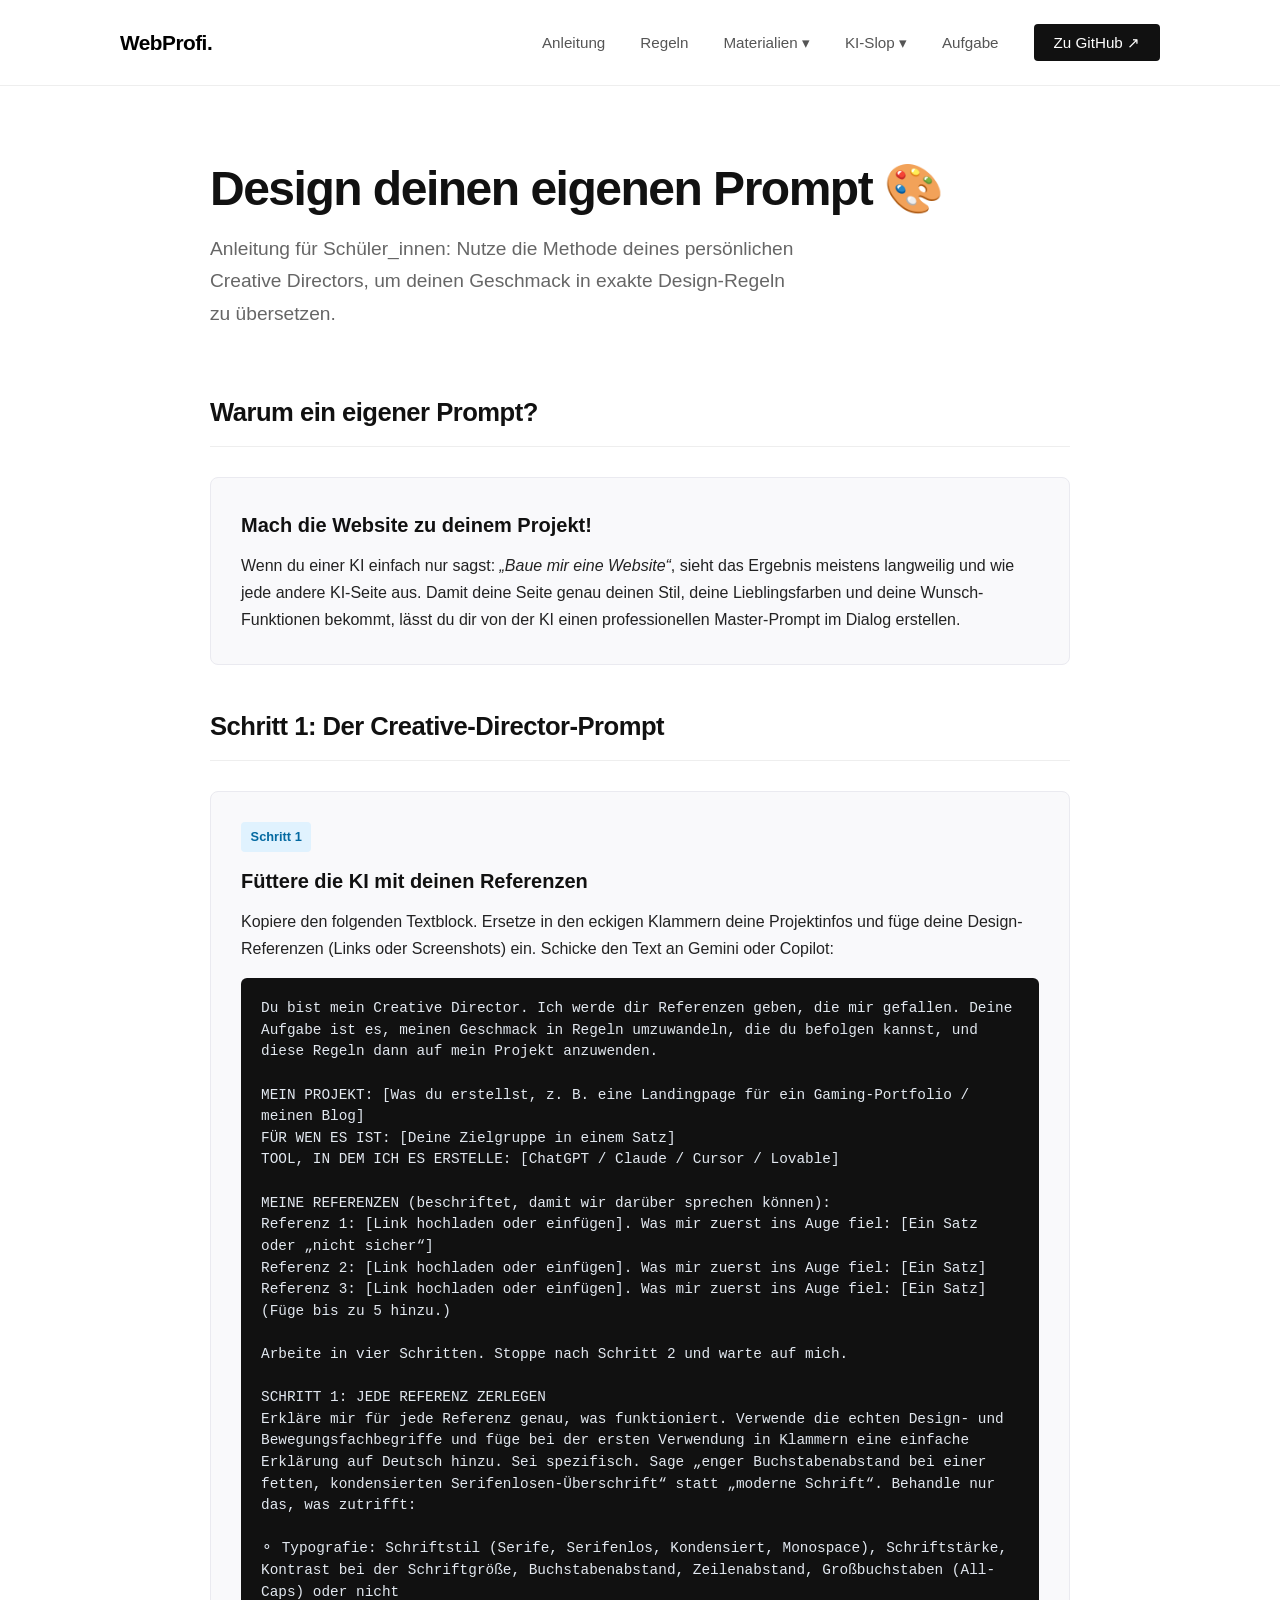
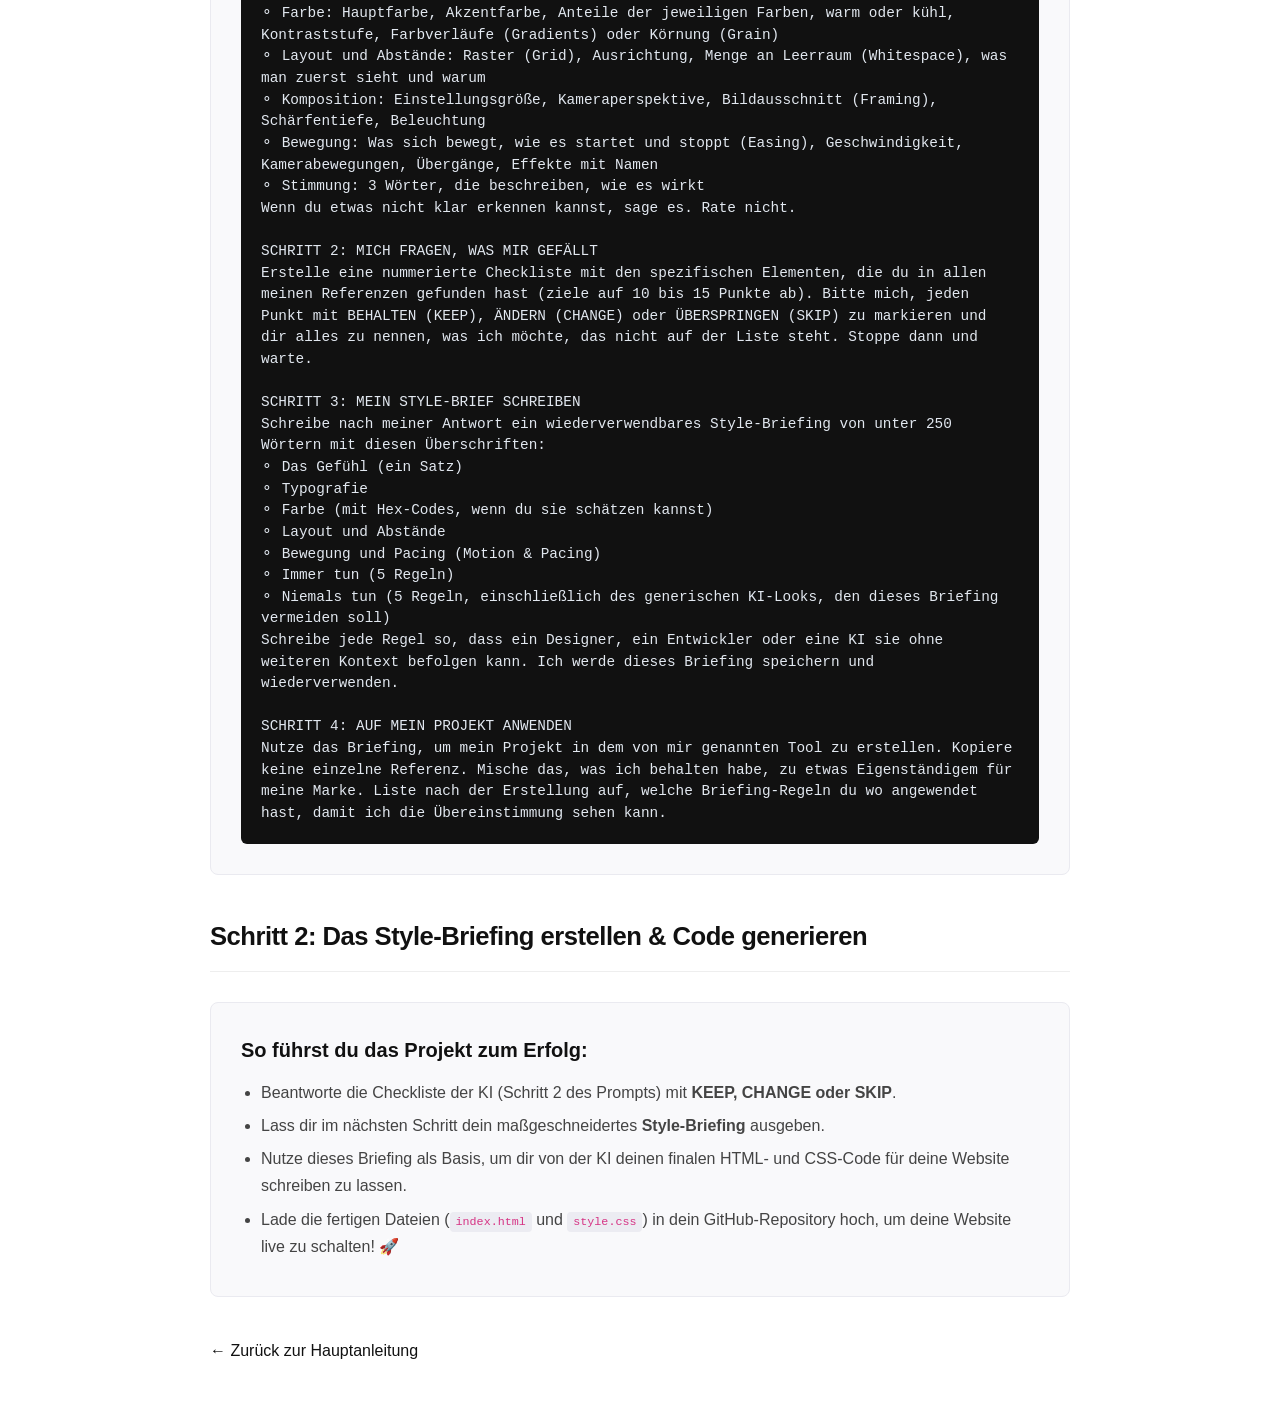
<file: promptframework.html>
<!DOCTYPE html>
<html lang="de">
<head>
    <meta charset="UTF-8">
    <meta name="viewport" content="width=device-width, initial-scale=1.0">
    <title>Anleitung: Dein eigenes Prompt-Framework erstellen – Code & Launch 🚀</title>
    <!-- ZENTRALE DESIGN-DATEI -->
    <link rel="stylesheet" href="style.css">
    <style>
        /* Spezifische Ergänzungen für Code-Boxen */
        .prompt-box {
            background-color: #111;
            color: #e2e8f0;
            padding: 1.25rem;
            border-radius: 6px;
            font-family: ui-monospace, SFMono-Regular, Menlo, Monaco, Consolas, monospace;
            font-size: 0.9rem;
            white-space: pre-wrap;
            overflow-x: auto;
            margin-top: 1rem;
            margin-bottom: 0;
            line-height: 1.5;
        }

        .badge {
            display: inline-block;
            background-color: #e0f2fe;
            color: #0369a1;
            padding: 0.25rem 0.6rem;
            border-radius: 4px;
            font-size: 0.8rem;
            font-weight: 600;
            margin-bottom: 0.75rem;
        }
    </style>
</head>
<body>

    <!-- MENÜBAND VIA JAVASCRIPT-FETCH -->
    <header id="header-placeholder"></header>

    <main>
        <!-- HERO SECTION -->
        <section class="hero">
            <h1>Design deinen eigenen Prompt 🎨</h1>
            <p class="subtitle">Anleitung für Schüler_innen: Nutze die Methode deines persönlichen Creative Directors, um deinen Geschmack in exakte Design-Regeln zu übersetzen.</p>
        </section>

        <h2>Warum ein eigener Prompt?</h2>
        <div class="step">
            <h3>Mach die Website zu deinem Projekt!</h3>
            <p>Wenn du einer KI einfach nur sagst: <em>„Baue mir eine Website“</em>, sieht das Ergebnis meistens langweilig und wie jede andere KI-Seite aus. Damit deine Seite genau deinen Stil, deine Lieblingsfarben und deine Wunsch-Funktionen bekommt, lässt du dir von der KI einen professionellen Master-Prompt im Dialog erstellen.</p>
        </div>

        <h2 style="margin-top: 40px;">Schritt 1: Der Creative-Director-Prompt</h2>
        <div class="step">
            <span class="badge">Schritt 1</span>
            <h3>Füttere die KI mit deinen Referenzen</h3>
            <p>Kopiere den folgenden Textblock. Ersetze in den eckigen Klammern deine Projektinfos und füge deine Design-Referenzen (Links oder Screenshots) ein. Schicke den Text an Gemini oder Copilot:</p>

            <pre class="prompt-box">Du bist mein Creative Director. Ich werde dir Referenzen geben, die mir gefallen. Deine Aufgabe ist es, meinen Geschmack in Regeln umzuwandeln, die du befolgen kannst, und diese Regeln dann auf mein Projekt anzuwenden.

MEIN PROJEKT: [Was du erstellst, z. B. eine Landingpage für ein Gaming-Portfolio / meinen Blog]
FÜR WEN ES IST: [Deine Zielgruppe in einem Satz]
TOOL, IN DEM ICH ES ERSTELLE: [ChatGPT / Claude / Cursor / Lovable]

MEINE REFERENZEN (beschriftet, damit wir darüber sprechen können):
Referenz 1: [Link hochladen oder einfügen]. Was mir zuerst ins Auge fiel: [Ein Satz oder „nicht sicher“]
Referenz 2: [Link hochladen oder einfügen]. Was mir zuerst ins Auge fiel: [Ein Satz]
Referenz 3: [Link hochladen oder einfügen]. Was mir zuerst ins Auge fiel: [Ein Satz]
(Füge bis zu 5 hinzu.)

Arbeite in vier Schritten. Stoppe nach Schritt 2 und warte auf mich.

SCHRITT 1: JEDE REFERENZ ZERLEGEN
Erkläre mir für jede Referenz genau, was funktioniert. Verwende die echten Design- und Bewegungsfachbegriffe und füge bei der ersten Verwendung in Klammern eine einfache Erklärung auf Deutsch hinzu. Sei spezifisch. Sage „enger Buchstabenabstand bei einer fetten, kondensierten Serifenlosen-Überschrift“ statt „moderne Schrift“. Behandle nur das, was zutrifft:

⚬ Typografie: Schriftstil (Serife, Serifenlos, Kondensiert, Monospace), Schriftstärke, Kontrast bei der Schriftgröße, Buchstabenabstand, Zeilenabstand, Großbuchstaben (All-Caps) oder nicht
⚬ Farbe: Hauptfarbe, Akzentfarbe, Anteile der jeweiligen Farben, warm oder kühl, Kontraststufe, Farbverläufe (Gradients) oder Körnung (Grain)
⚬ Layout und Abstände: Raster (Grid), Ausrichtung, Menge an Leerraum (Whitespace), was man zuerst sieht und warum
⚬ Komposition: Einstellungsgröße, Kameraperspektive, Bildausschnitt (Framing), Schärfentiefe, Beleuchtung
⚬ Bewegung: Was sich bewegt, wie es startet und stoppt (Easing), Geschwindigkeit, Kamerabewegungen, Übergänge, Effekte mit Namen
⚬ Stimmung: 3 Wörter, die beschreiben, wie es wirkt
Wenn du etwas nicht klar erkennen kannst, sage es. Rate nicht.

SCHRITT 2: MICH FRAGEN, WAS MIR GEFÄLLT
Erstelle eine nummerierte Checkliste mit den spezifischen Elementen, die du in allen meinen Referenzen gefunden hast (ziele auf 10 bis 15 Punkte ab). Bitte mich, jeden Punkt mit BEHALTEN (KEEP), ÄNDERN (CHANGE) oder ÜBERSPRINGEN (SKIP) zu markieren und dir alles zu nennen, was ich möchte, das nicht auf der Liste steht. Stoppe dann und warte.

SCHRITT 3: MEIN STYLE-BRIEF SCHREIBEN
Schreibe nach meiner Antwort ein wiederverwendbares Style-Briefing von unter 250 Wörtern mit diesen Überschriften:
⚬ Das Gefühl (ein Satz)
⚬ Typografie
⚬ Farbe (mit Hex-Codes, wenn du sie schätzen kannst)
⚬ Layout und Abstände
⚬ Bewegung und Pacing (Motion & Pacing)
⚬ Immer tun (5 Regeln)
⚬ Niemals tun (5 Regeln, einschließlich des generischen KI-Looks, den dieses Briefing vermeiden soll)
Schreibe jede Regel so, dass ein Designer, ein Entwickler oder eine KI sie ohne weiteren Kontext befolgen kann. Ich werde dieses Briefing speichern und wiederverwenden.

SCHRITT 4: AUF MEIN PROJEKT ANWENDEN
Nutze das Briefing, um mein Projekt in dem von mir genannten Tool zu erstellen. Kopiere keine einzelne Referenz. Mische das, was ich behalten habe, zu etwas Eigenständigem für meine Marke. Liste nach der Erstellung auf, welche Briefing-Regeln du wo angewendet hast, damit ich die Übereinstimmung sehen kann.</pre>
        </div>

        <h2 style="margin-top: 40px;">Schritt 2: Das Style-Briefing erstellen & Code generieren</h2>
        <div class="step">
            <h3>So führst du das Projekt zum Erfolg:</h3>
            <ul class="step-list">
                <li>Beantworte die Checkliste der KI (Schritt 2 des Prompts) mit <strong>KEEP, CHANGE oder SKIP</strong>.</li>
                <li>Lass dir im nächsten Schritt dein maßgeschneidertes <strong>Style-Briefing</strong> ausgeben.</li>
                <li>Nutze dieses Briefing als Basis, um dir von der KI deinen finalen HTML- und CSS-Code für deine Website schreiben zu lassen.</li>
                <li>Lade die fertigen Dateien (<code>index.html</code> und <code>style.css</code>) in dein GitHub-Repository hoch, um deine Website live zu schalten! 🚀</li>
            </ul>
        </div>

        <div style="margin-top: 40px;">
            <a href="index.html" style="color: #111; text-decoration: none; font-weight: 500;">&larr; Zurück zur Hauptanleitung</a>
        </div>
    </main>

    <!-- SKRIPT ZUM AUTOMATISCHEN LADEN DES MENÜS -->
    <script>
        fetch('nav.html')
            .then(response => response.text())
            .then(data => {
                document.getElementById('header-placeholder').innerHTML = data;
            });

        // Globaler Klick-Listener für Hamburger & mobiles Dropdown
        document.addEventListener('click', function(event) {
            const hamburger = event.target.closest('.hamburger');
            if (hamburger) {
                const navLinks = document.getElementById('nav-links');
                if (navLinks) {
                    navLinks.classList.toggle('active');
                }
            }

            const dropBtn = event.target.closest('.drop-btn');
            if (dropBtn) {
                if (window.innerWidth <= 768) {
                    event.preventDefault();
                    const dropdownParent = dropBtn.closest('.dropdown');
                    if (dropdownParent) {
                        dropdownParent.classList.toggle('open');
                    }
                }
            }
        });
    </script>
</body>
</html>
</file>
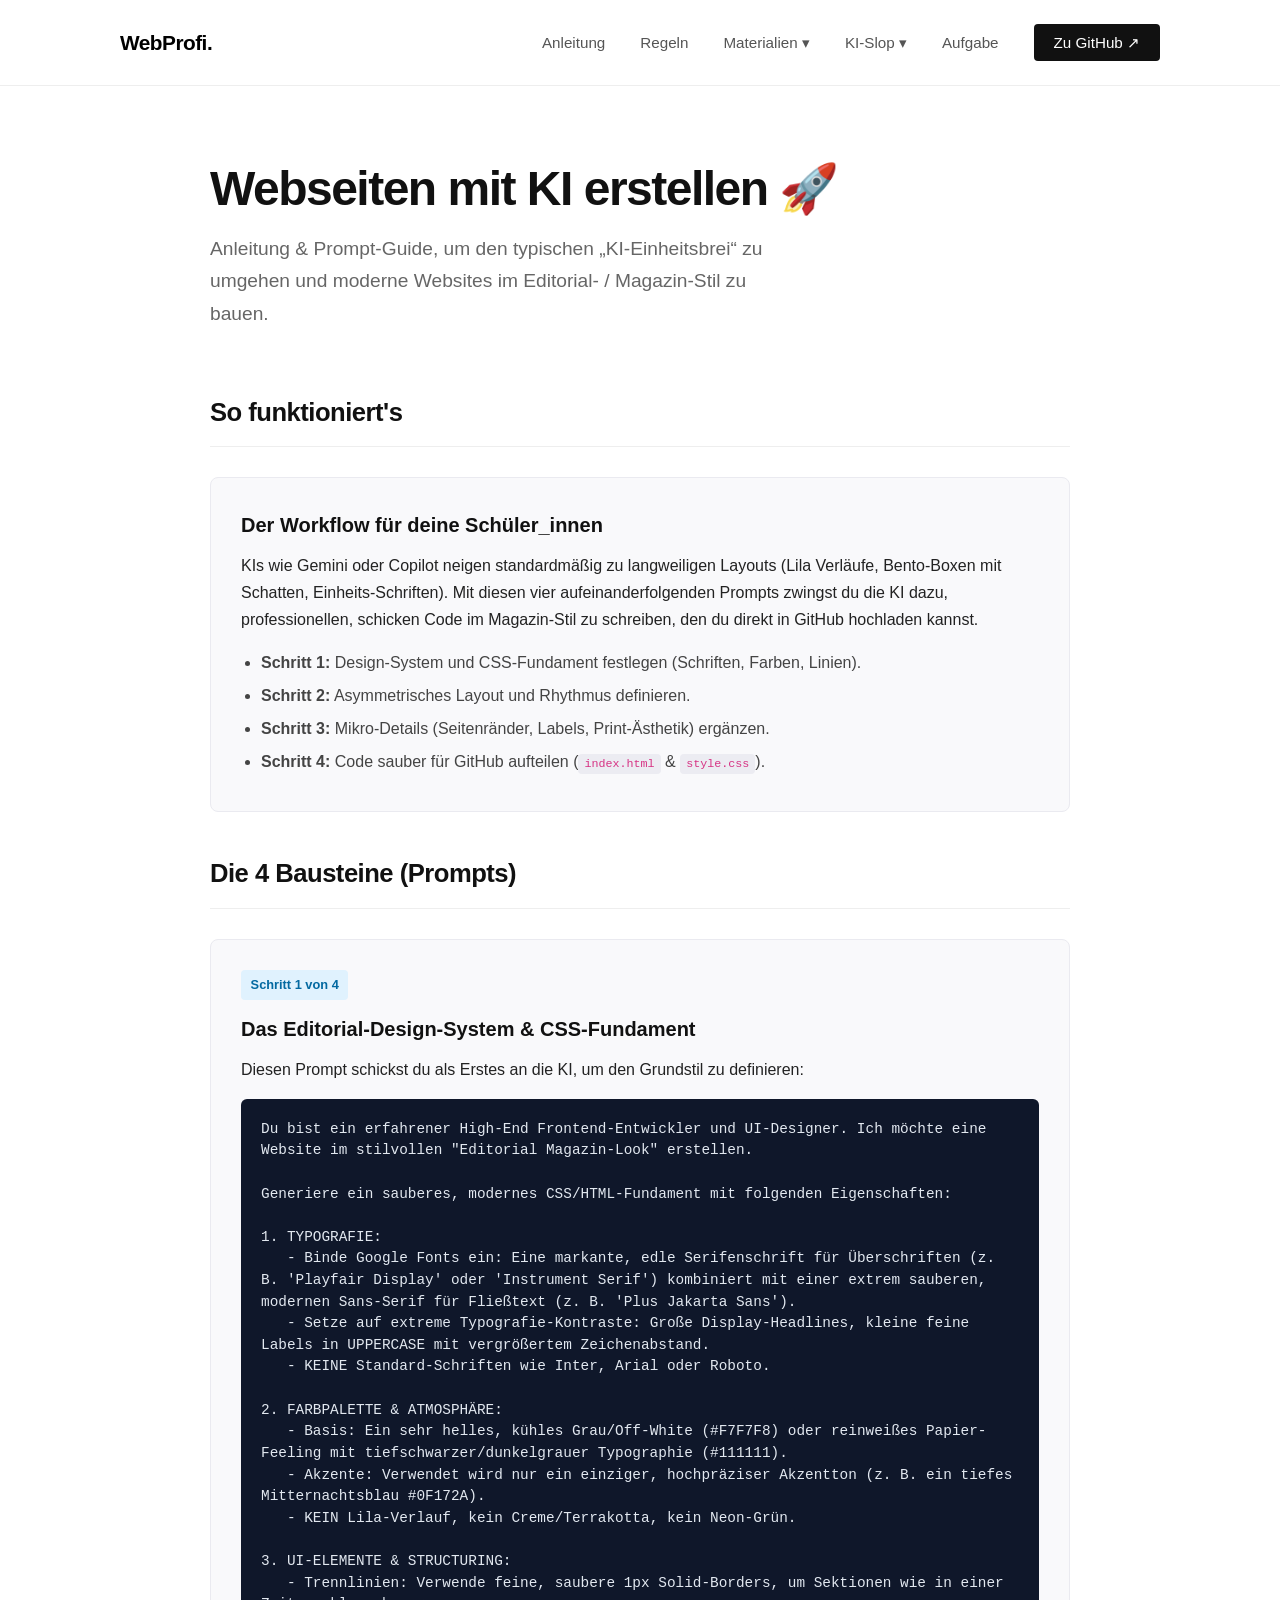
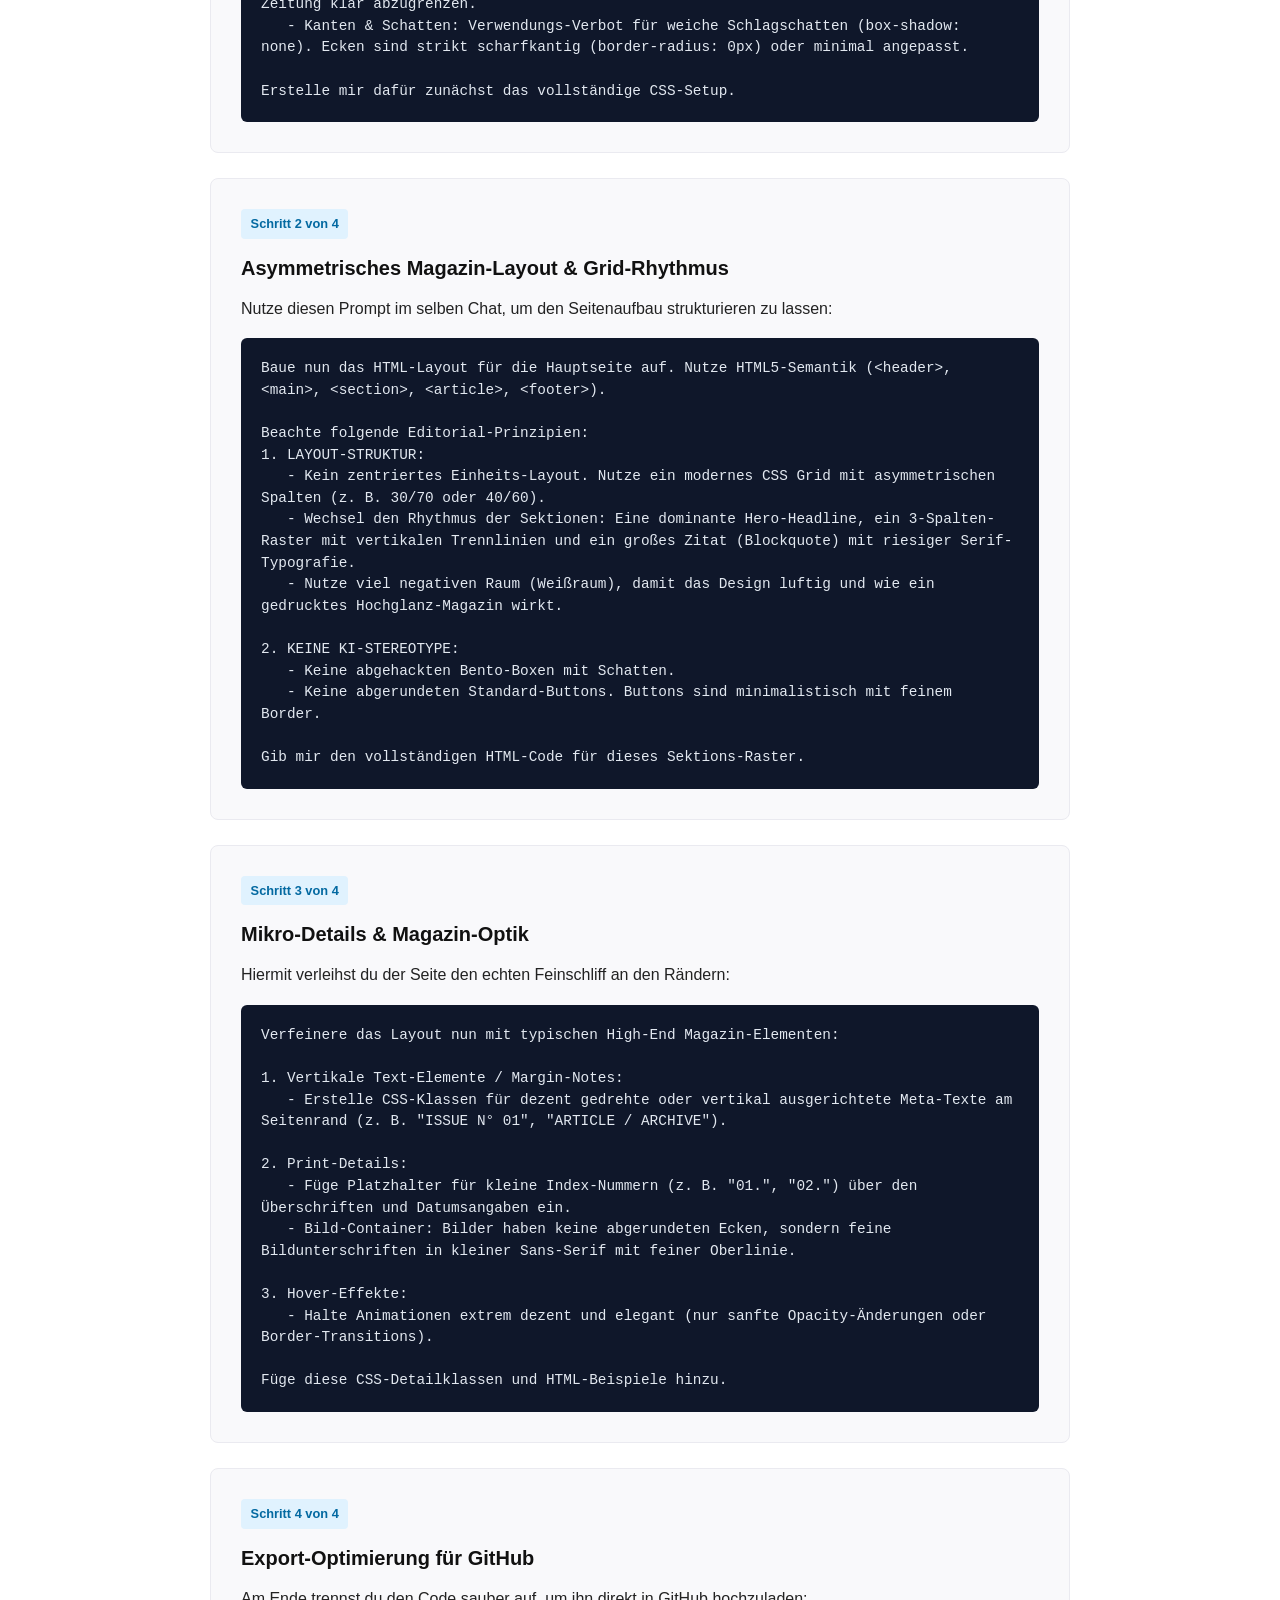
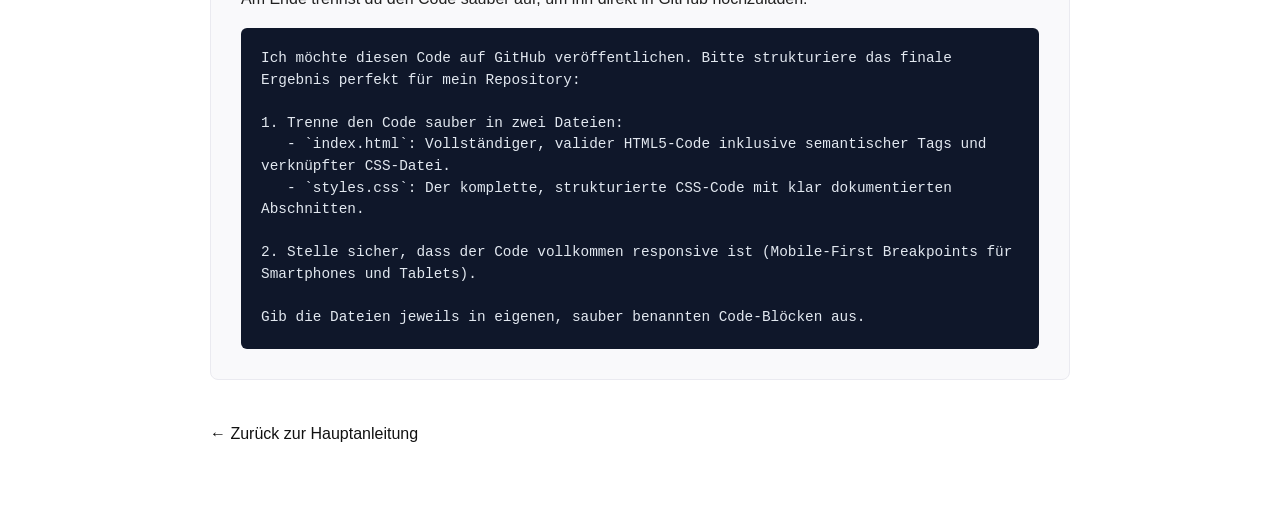
<file: prompts.html>
<!DOCTYPE html>
<html lang="de">
<head>
    <meta charset="UTF-8">
    <meta name="viewport" content="width=device-width, initial-scale=1.0">
    <title>Prompt-Guide: Webseiten mit KI im Editorial-Stil – Code & Launch 🚀</title>
    <!-- ZENTRALE DESIGN-DATEI -->
    <link rel="stylesheet" href="style.css">
    <style>
        /* Spezifische Ergänzungen für den Prompt-Guide */
        .prompt-box {
            background-color: #0f172a;
            color: #e2e8f0;
            padding: 1.25rem;
            border-radius: 6px;
            font-family: ui-monospace, SFMono-Regular, Menlo, Monaco, Consolas, monospace;
            font-size: 0.9rem;
            white-space: pre-wrap;
            overflow-x: auto;
            margin-top: 1rem;
            margin-bottom: 0;
            line-height: 1.5;
        }

        .badge {
            display: inline-block;
            background-color: #e0f2fe;
            color: #0369a1;
            padding: 0.25rem 0.6rem;
            border-radius: 4px;
            font-size: 0.8rem;
            font-weight: 600;
            margin-bottom: 0.75rem;
        }
    </style>
</head>
<body>

    <!-- MENÜBAND VIA JAVASCRIPT-FETCH -->
    <header id="header-placeholder"></header>

    <main>
        <!-- HERO SECTION -->
        <section class="hero">
            <h1>Webseiten mit KI erstellen 🚀</h1>
            <p class="subtitle">Anleitung & Prompt-Guide, um den typischen „KI-Einheitsbrei“ zu umgehen und moderne Websites im Editorial- / Magazin-Stil zu bauen.</p>
        </section>

        <h2>So funktioniert's</h2>
        
        <div class="card-grid">
            <div class="step" style="grid-column: 1 / -1;">
                <h3>Der Workflow für deine Schüler_innen</h3>
                <p>KIs wie Gemini oder Copilot neigen standardmäßig zu langweiligen Layouts (Lila Verläufe, Bento-Boxen mit Schatten, Einheits-Schriften). Mit diesen vier aufeinanderfolgenden Prompts zwingst du die KI dazu, professionellen, schicken Code im Magazin-Stil zu schreiben, den du direkt in GitHub hochladen kannst.</p>
                <ul class="step-list" style="margin-top: 15px;">
                    <li><strong>Schritt 1:</strong> Design-System und CSS-Fundament festlegen (Schriften, Farben, Linien).</li>
                    <li><strong>Schritt 2:</strong> Asymmetrisches Layout und Rhythmus definieren.</li>
                    <li><strong>Schritt 3:</strong> Mikro-Details (Seitenränder, Labels, Print-Ästhetik) ergänzen.</li>
                    <li><strong>Schritt 4:</strong> Code sauber für GitHub aufteilen (<code>index.html</code> & <code>style.css</code>).</li>
                </ul>
            </div>
        </div>

        <h2 style="margin-top: 40px;">Die 4 Bausteine (Prompts)</h2>

        <!-- Schritt 1 -->
        <div class="step" style="margin-bottom: 25px;">
            <span class="badge">Schritt 1 von 4</span>
            <h3>Das Editorial-Design-System & CSS-Fundament</h3>
            <p>Diesen Prompt schickst du als Erstes an die KI, um den Grundstil zu definieren:</p>
            <pre class="prompt-box">Du bist ein erfahrener High-End Frontend-Entwickler und UI-Designer. Ich möchte eine Website im stilvollen "Editorial Magazin-Look" erstellen. 

Generiere ein sauberes, modernes CSS/HTML-Fundament mit folgenden Eigenschaften:

1. TYPOGRAFIE:
   - Binde Google Fonts ein: Eine markante, edle Serifenschrift für Überschriften (z. B. 'Playfair Display' oder 'Instrument Serif') kombiniert mit einer extrem sauberen, modernen Sans-Serif für Fließtext (z. B. 'Plus Jakarta Sans').
   - Setze auf extreme Typografie-Kontraste: Große Display-Headlines, kleine feine Labels in UPPERCASE mit vergrößertem Zeichenabstand.
   - KEINE Standard-Schriften wie Inter, Arial oder Roboto.

2. FARBPALETTE & ATMOSPHÄRE:
   - Basis: Ein sehr helles, kühles Grau/Off-White (#F7F7F8) oder reinweißes Papier-Feeling mit tiefschwarzer/dunkelgrauer Typographie (#111111).
   - Akzente: Verwendet wird nur ein einziger, hochpräziser Akzentton (z. B. ein tiefes Mitternachtsblau #0F172A).
   - KEIN Lila-Verlauf, kein Creme/Terrakotta, kein Neon-Grün.

3. UI-ELEMENTE & STRUCTURING:
   - Trennlinien: Verwende feine, saubere 1px Solid-Borders, um Sektionen wie in einer Zeitung klar abzugrenzen.
   - Kanten & Schatten: Verwendungs-Verbot für weiche Schlagschatten (box-shadow: none). Ecken sind strikt scharfkantig (border-radius: 0px) oder minimal angepasst.

Erstelle mir dafür zunächst das vollständige CSS-Setup.</pre>
        </div>

        <!-- Schritt 2 -->
        <div class="step" style="margin-bottom: 25px;">
            <span class="badge">Schritt 2 von 4</span>
            <h3>Asymmetrisches Magazin-Layout & Grid-Rhythmus</h3>
            <p>Nutze diesen Prompt im selben Chat, um den Seitenaufbau strukturieren zu lassen:</p>
            <pre class="prompt-box">Baue nun das HTML-Layout für die Hauptseite auf. Nutze HTML5-Semantik (&lt;header&gt;, &lt;main&gt;, &lt;section&gt;, &lt;article&gt;, &lt;footer&gt;).

Beachte folgende Editorial-Prinzipien:
1. LAYOUT-STRUKTUR:
   - Kein zentriertes Einheits-Layout. Nutze ein modernes CSS Grid mit asymmetrischen Spalten (z. B. 30/70 oder 40/60).
   - Wechsel den Rhythmus der Sektionen: Eine dominante Hero-Headline, ein 3-Spalten-Raster mit vertikalen Trennlinien und ein großes Zitat (Blockquote) mit riesiger Serif-Typografie.
   - Nutze viel negativen Raum (Weißraum), damit das Design luftig und wie ein gedrucktes Hochglanz-Magazin wirkt.

2. KEINE KI-STEREOTYPE:
   - Keine abgehackten Bento-Boxen mit Schatten.
   - Keine abgerundeten Standard-Buttons. Buttons sind minimalistisch mit feinem Border.

Gib mir den vollständigen HTML-Code für dieses Sektions-Raster.</pre>
        </div>

        <!-- Schritt 3 -->
        <div class="step" style="margin-bottom: 25px;">
            <span class="badge">Schritt 3 von 4</span>
            <h3>Mikro-Details & Magazin-Optik</h3>
            <p>Hiermit verleihst du der Seite den echten Feinschliff an den Rändern:</p>
            <pre class="prompt-box">Verfeinere das Layout nun mit typischen High-End Magazin-Elementen:

1. Vertikale Text-Elemente / Margin-Notes:
   - Erstelle CSS-Klassen für dezent gedrehte oder vertikal ausgerichtete Meta-Texte am Seitenrand (z. B. "ISSUE N° 01", "ARTICLE / ARCHIVE").

2. Print-Details:
   - Füge Platzhalter für kleine Index-Nummern (z. B. "01.", "02.") über den Überschriften und Datumsangaben ein.
   - Bild-Container: Bilder haben keine abgerundeten Ecken, sondern feine Bildunterschriften in kleiner Sans-Serif mit feiner Oberlinie.

3. Hover-Effekte:
   - Halte Animationen extrem dezent und elegant (nur sanfte Opacity-Änderungen oder Border-Transitions).

Füge diese CSS-Detailklassen und HTML-Beispiele hinzu.</pre>
        </div>

        <!-- Schritt 4 -->
        <div class="step" style="margin-bottom: 25px;">
            <span class="badge">Schritt 4 von 4</span>
            <h3>Export-Optimierung für GitHub</h3>
            <p>Am Ende trennst du den Code sauber auf, um ihn direkt in GitHub hochzuladen:</p>
            <pre class="prompt-box">Ich möchte diesen Code auf GitHub veröffentlichen. Bitte strukturiere das finale Ergebnis perfekt für mein Repository:

1. Trenne den Code sauber in zwei Dateien:
   - `index.html`: Vollständiger, valider HTML5-Code inklusive semantischer Tags und verknüpfter CSS-Datei.
   - `styles.css`: Der komplette, strukturierte CSS-Code mit klar dokumentierten Abschnitten.

2. Stelle sicher, dass der Code vollkommen responsive ist (Mobile-First Breakpoints für Smartphones und Tablets).

Gib die Dateien jeweils in eigenen, sauber benannten Code-Blöcken aus.</pre>
        </div>

        <div style="margin-top: 40px;">
            <a href="index.html" style="color: #111; text-decoration: none; font-weight: 500;">&larr; Zurück zur Hauptanleitung</a>
        </div>
    </main>

    <!-- SKRIPT ZUM AUTOMATISCHEN LADEN DES MENÜS -->
    <script>
    fetch('nav.html')
        .then(response => response.text())
        .then(data => {
            document.getElementById('header-placeholder').innerHTML = data;
        });

    // Globaler Klick-Listener
    document.addEventListener('click', function(event) {
        // 1. Hamburger-Menü öffnen/schließen
        const hamburger = event.target.closest('.hamburger');
        if (hamburger) {
            const navLinks = document.getElementById('nav-links');
            if (navLinks) {
                navLinks.classList.toggle('active');
            }
        }

        // 2. Mobiles Dropdown für "Materialien" umschalten
        const dropBtn = event.target.closest('.drop-btn');
        if (dropBtn) {
            // Nur auf kleinen Bildschirmen ausführen
            if (window.innerWidth <= 768) {
                event.preventDefault(); // Verhindert den Standard-Link-Sprung
                const dropdownParent = dropBtn.closest('.dropdown');
                if (dropdownParent) {
                    dropdownParent.classList.toggle('open');
                }
            }
        }
    });
</script>
</body>
</html>
</file>
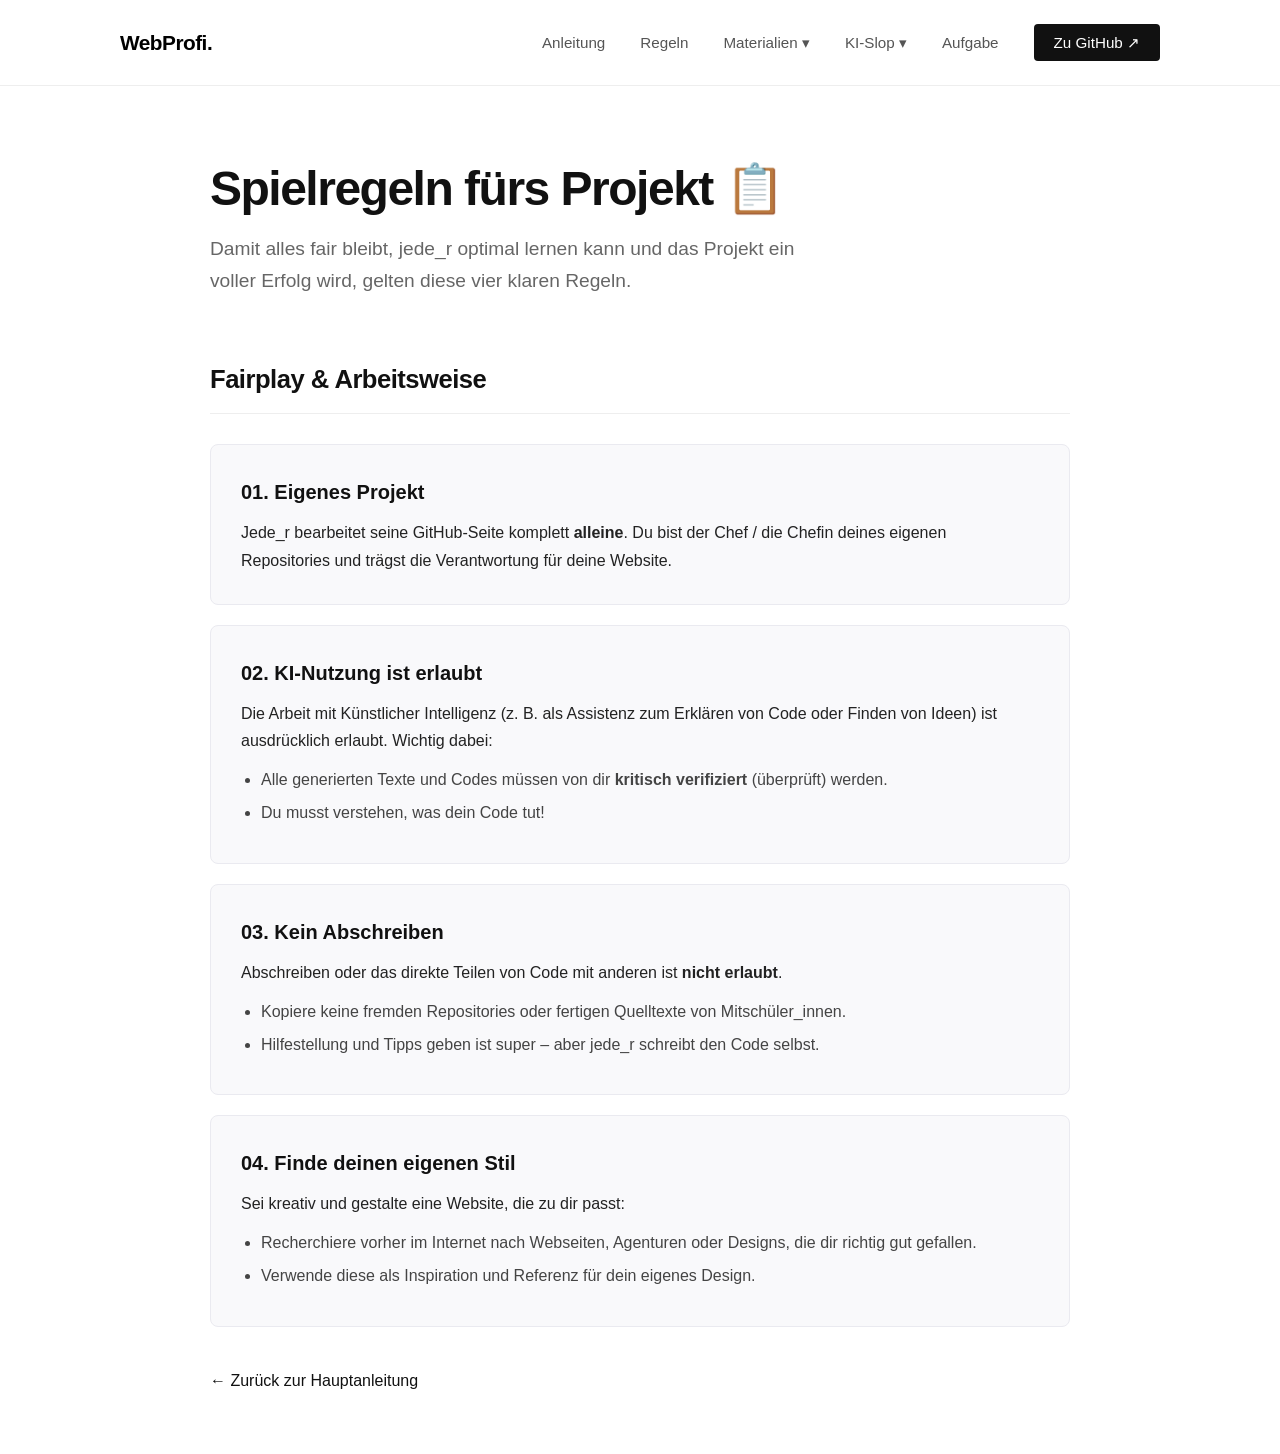
<file: regeln.html>
<!DOCTYPE html>
<html lang="de">
<head>
    <meta charset="UTF-8">
    <meta name="viewport" content="width=device-width, initial-scale=1.0">
    <title>Spielregeln fürs Projekt – Code & Launch 🚀</title>
    <!-- ZENTRALE DESIGN-DATEI -->
    <link rel="stylesheet" href="style.css">
</head>
<body>

    <!-- MENÜBAND VIA JAVASCRIPT-FETCH -->
    <header id="header-placeholder"></header>

    <main>
        <!-- HERO SECTION -->
        <section class="hero">
            <h1>Spielregeln fürs Projekt 📋</h1>
            <p class="subtitle">Damit alles fair bleibt, jede_r optimal lernen kann und das Projekt ein voller Erfolg wird, gelten diese vier klaren Regeln.</p>
        </section>

        <h2>Fairplay & Arbeitsweise</h2>

        <div class="card-grid">

            <!-- REGEL 1 -->
            <div class="step">
                <h3>01. Eigenes Projekt</h3>
                <p>Jede_r bearbeitet seine GitHub-Seite komplett <strong>alleine</strong>. Du bist der Chef / die Chefin deines eigenen Repositories und trägst die Verantwortung für deine Website.</p>
            </div>

            <!-- REGEL 2 -->
            <div class="step">
                <h3>02. KI-Nutzung ist erlaubt</h3>
                <p>Die Arbeit mit Künstlicher Intelligenz (z. B. als Assistenz zum Erklären von Code oder Finden von Ideen) ist ausdrücklich erlaubt. Wichtig dabei:</p>
                <ul class="step-list">
                    <li>Alle generierten Texte und Codes müssen von dir <strong>kritisch verifiziert</strong> (überprüft) werden.</li>
                    <li>Du musst verstehen, was dein Code tut!</li>
                </ul>
            </div>

            <!-- REGEL 3 -->
            <div class="step">
                <h3>03. Kein Abschreiben</h3>
                <p>Abschreiben oder das direkte Teilen von Code mit anderen ist <strong>nicht erlaubt</strong>.</p>
                <ul class="step-list">
                    <li>Kopiere keine fremden Repositories oder fertigen Quelltexte von Mitschüler_innen.</li>
                    <li>Hilfestellung und Tipps geben ist super – aber jede_r schreibt den Code selbst.</li>
                </ul>
            </div>

            <!-- REGEL 4 -->
            <div class="step">
                <h3>04. Finde deinen eigenen Stil</h3>
                <p>Sei kreativ und gestalte eine Website, die zu dir passt:</p>
                <ul class="step-list">
                    <li>Recherchiere vorher im Internet nach Webseiten, Agenturen oder Designs, die dir richtig gut gefallen.</li>
                    <li>Verwende diese als Inspiration und Referenz für dein eigenes Design.</li>
                </ul>
            </div>

        </div>

        <div style="margin-top: 40px;">
            <a href="index.html" style="color: #111; text-decoration: none; font-weight: 500;">&larr; Zurück zur Hauptanleitung</a>
        </div>
    </main>

    <!-- SKRIPT ZUM AUTOMATISCHEN LADEN DES MENÜS -->
    <script>
    fetch('nav.html')
        .then(response => response.text())
        .then(data => {
            document.getElementById('header-placeholder').innerHTML = data;
        });

    // Globaler Klick-Listener
    document.addEventListener('click', function(event) {
        // 1. Hamburger-Menü öffnen/schließen
        const hamburger = event.target.closest('.hamburger');
        if (hamburger) {
            const navLinks = document.getElementById('nav-links');
            if (navLinks) {
                navLinks.classList.toggle('active');
            }
        }

        // 2. Mobiles Dropdown für "Materialien" umschalten
        const dropBtn = event.target.closest('.drop-btn');
        if (dropBtn) {
            // Nur auf kleinen Bildschirmen ausführen
            if (window.innerWidth <= 768) {
                event.preventDefault(); // Verhindert den Standard-Link-Sprung
                const dropdownParent = dropBtn.closest('.dropdown');
                if (dropdownParent) {
                    dropdownParent.classList.toggle('open');
                }
            }
        }
    });
</script>
</body>
</html>
</file>
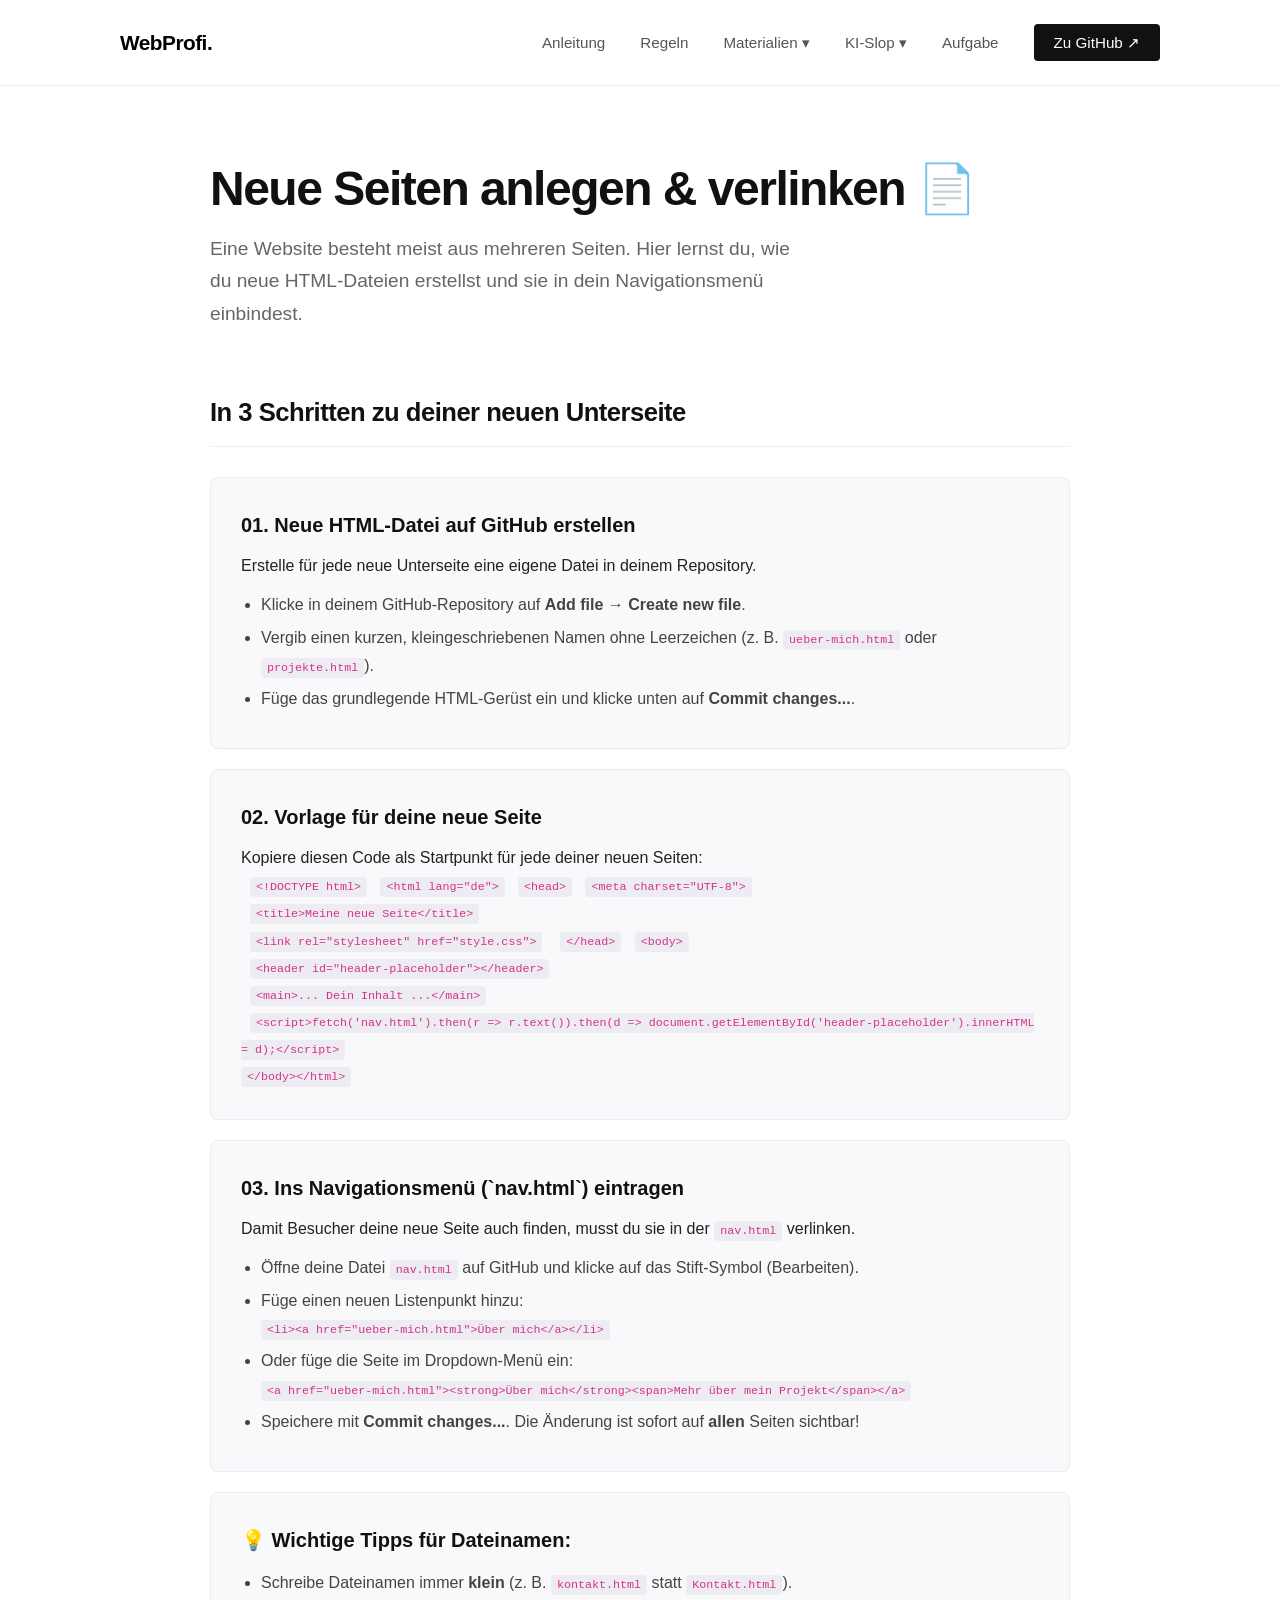
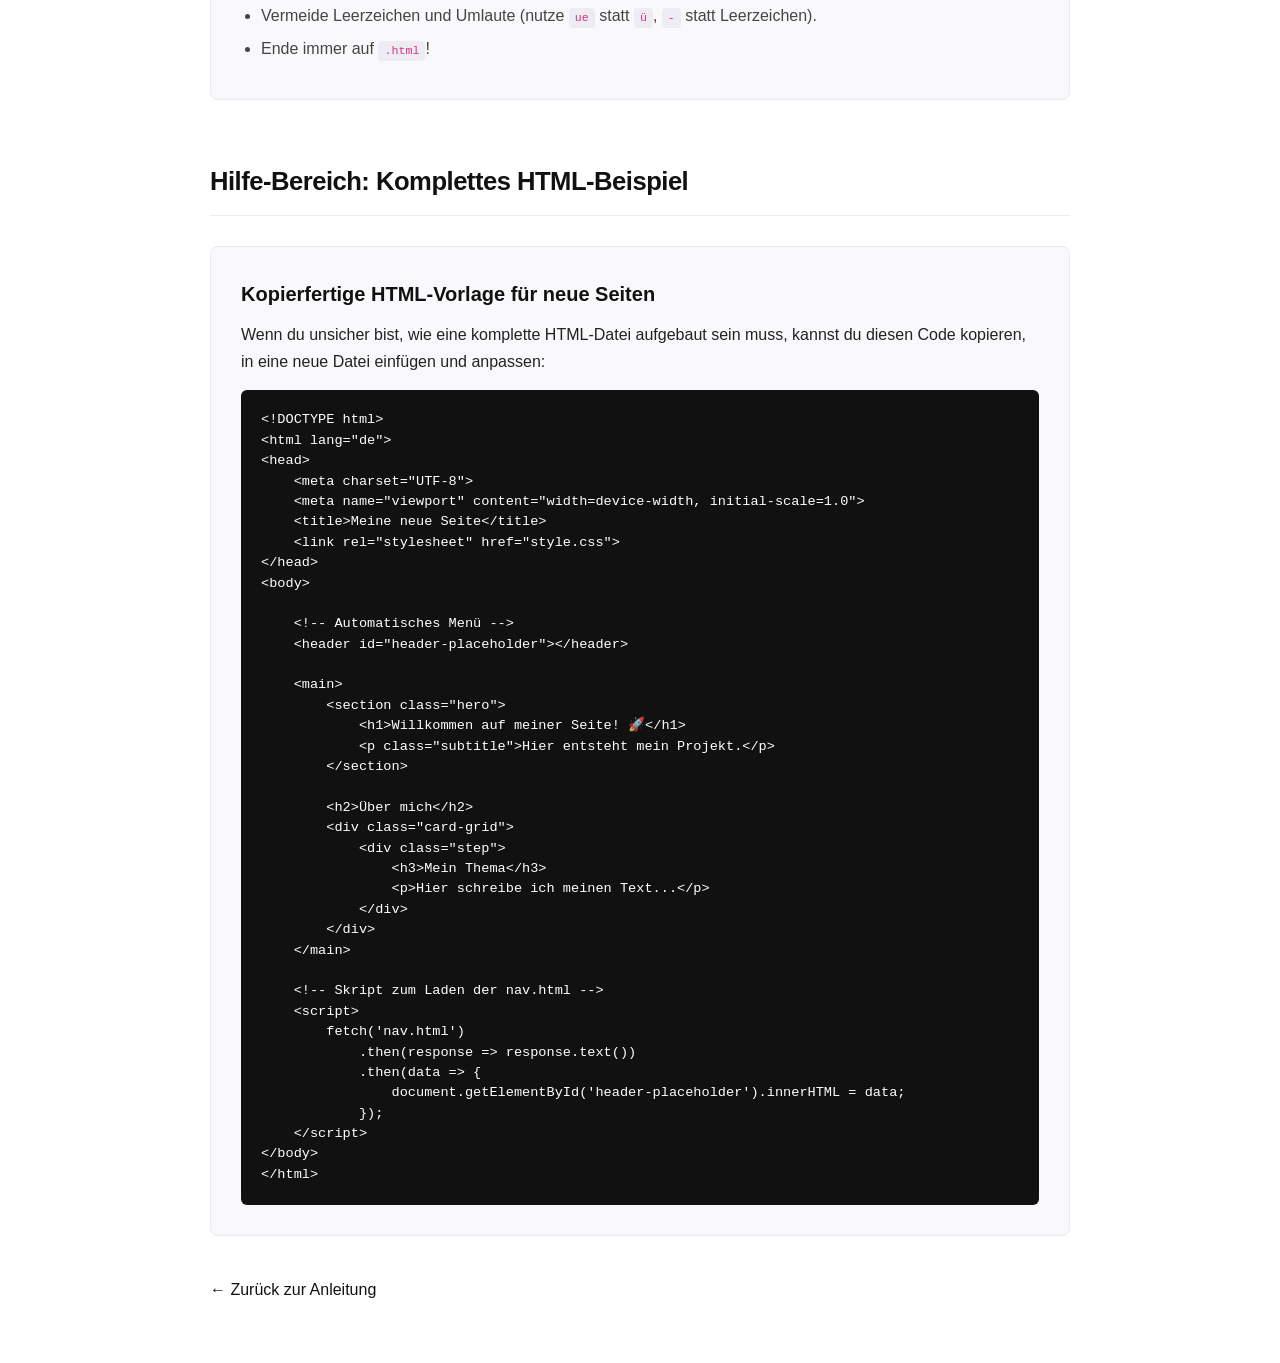
<file: seitenanlegen.html>
<!DOCTYPE html>
<html lang="de">
<head>
    <meta charset="UTF-8">
    <meta name="viewport" content="width=device-width, initial-scale=1.0">
    <title>Neue Seiten anlegen – Code & Launch 🚀</title>
    <!-- ZENTRALE DESIGN-DATEI -->
    <link rel="stylesheet" href="style.css">
</head>
<body>

    <!-- MENÜBAND VIA JAVASCRIPT-FETCH -->
    <header id="header-placeholder"></header>
 <!-- SKRIPT ZUM AUTOMATISCHEN LADEN DES MENÜS -->
    <script>
        fetch('nav.html')
            .then(response => response.text())
            .then(data => {
                document.getElementById('header-placeholder').innerHTML = data;
            });
    </script>
    
    <main>
        <!-- HERO SECTION -->
        <section class="hero">
            <h1>Neue Seiten anlegen & verlinken 📄</h1>
            <p class="subtitle">Eine Website besteht meist aus mehreren Seiten. Hier lernst du, wie du neue HTML-Dateien erstellst und sie in dein Navigationsmenü einbindest.</p>
        </section>

        <h2>In 3 Schritten zu deiner neuen Unterseite</h2>

        <div class="card-grid">

            <!-- SCHRITT 1: NEUE DATEI ERSTELLEN -->
            <div class="step">
                <h3>01. Neue HTML-Datei auf GitHub erstellen</h3>
                <p>Erstelle für jede neue Unterseite eine eigene Datei in deinem Repository.</p>
                <ul class="step-list">
                    <li>Klicke in deinem GitHub-Repository auf <strong>Add file</strong> &rarr; <strong>Create new file</strong>.</li>
                    <li>Vergib einen kurzen, kleingeschriebenen Namen ohne Leerzeichen (z. B. <code>ueber-mich.html</code> oder <code>projekte.html</code>).</li>
                    <li>Füge das grundlegende HTML-Gerüst ein und klicke unten auf <strong>Commit changes...</strong>.</li>
                </ul>
            </div>

            <!-- SCHRITT 2: GRUNDGERÜST FÜR NEUE SEITEN -->
            <div class="step">
                <h3>02. Vorlage für deine neue Seite</h3>
                <p>Kopiere diesen Code als Startpunkt für jede deiner neuen Seiten:</p>
                
                    &nbsp;&nbsp;<code>&lt;!DOCTYPE html&gt;</code>
                    &nbsp;&nbsp;<code>&lt;html lang="de"&gt;</code>
                    &nbsp;&nbsp;<code>&lt;head&gt;</code>
                        &nbsp;&nbsp;<code>&lt;meta charset="UTF-8"&gt;</code><br>
                        &nbsp;&nbsp;<code>&lt;title&gt;Meine neue Seite&lt;/title&gt;</code><br>
                        &nbsp;&nbsp;<code>&lt;link rel="stylesheet" href="style.css"&gt;</code>
                       &nbsp;&nbsp; <code>&lt;/head&gt;</code></li>
                    &nbsp;&nbsp;<code>&lt;body&gt;</code><br>
                        &nbsp;&nbsp;<code>&lt;header id="header-placeholder"&gt;&lt;/header&gt;</code><br>
                        &nbsp;&nbsp;<code>&lt;main&gt;... Dein Inhalt ...&lt;/main&gt;</code><br>
                        &nbsp;&nbsp;<code>&lt;script&gt;fetch('nav.html').then(r =&gt; r.text()).then(d =&gt; document.getElementById('header-placeholder').innerHTML = d);&lt;/script&gt;</code><br>
                        <code>&lt;/body&gt;&lt;/html&gt;</code>
             
            </div>

            <!-- SCHRITT 3: IN DIE NAVIGATION EINBINDEN -->
            <div class="step">
                <h3>03. Ins Navigationsmenü (`nav.html`) eintragen</h3>
                <p>Damit Besucher deine neue Seite auch finden, musst du sie in der <code>nav.html</code> verlinken.</p>
                <ul class="step-list">
                    <li>Öffne deine Datei <code>nav.html</code> auf GitHub und klicke auf das Stift-Symbol (Bearbeiten).</li>
                    <li>Füge einen neuen Listenpunkt hinzu:<br>
                        <code>&lt;li&gt;&lt;a href="ueber-mich.html"&gt;Über mich&lt;/a&gt;&lt;/li&gt;</code>
                    </li>
                    <li>Oder füge die Seite im Dropdown-Menü ein:<br>
                        <code>&lt;a href="ueber-mich.html"&gt;&lt;strong&gt;Über mich&lt;/strong&gt;&lt;span&gt;Mehr über mein Projekt&lt;/span&gt;&lt;/a&gt;</code>
                    </li>
                    <li>Speichere mit <strong>Commit changes...</strong>. Die Änderung ist sofort auf <strong>allen</strong> Seiten sichtbar!</li>
                </ul>
            </div>

            <!-- TIPP BEREICH -->
            <div class="step">
                <h3>💡 Wichtige Tipps für Dateinamen:</h3>
                <ul class="step-list">
                    <li>Schreibe Dateinamen immer <strong>klein</strong> (z. B. <code>kontakt.html</code> statt <code>Kontakt.html</code>).</li>
                    <li>Vermeide Leerzeichen und Umlaute (nutze <code>ue</code> statt <code>ü</code>, <code>-</code> statt Leerzeichen).</li>
                    <li>Ende immer auf <code>.html</code>!</li>
                </ul>
            </div>

        </div>

        <!-- NEUER BEREICH: KOPIERFERTIGE HTML-VORLAGE -->
        <h2>Hilfe-Bereich: Komplettes HTML-Beispiel</h2>
        <div class="step">
            <h3>Kopierfertige HTML-Vorlage für neue Seiten</h3>
            <p>Wenn du unsicher bist, wie eine komplette HTML-Datei aufgebaut sein muss, kannst du diesen Code kopieren, in eine neue Datei einfügen und anpassen:</p>
            
            <div style="background: #111; color: #fff; padding: 20px; border-radius: 6px; margin-top: 15px; overflow-x: auto; font-family: monospace; font-size: 0.85rem; line-height: 1.5;">
<pre>&lt;!DOCTYPE html&gt;
&lt;html lang="de"&gt;
&lt;head&gt;
    &lt;meta charset="UTF-8"&gt;
    &lt;meta name="viewport" content="width=device-width, initial-scale=1.0"&gt;
    &lt;title&gt;Meine neue Seite&lt;/title&gt;
    &lt;link rel="stylesheet" href="style.css"&gt;
&lt;/head&gt;
&lt;body&gt;

    &lt;!-- Automatisches Menü --&gt;
    &lt;header id="header-placeholder"&gt;&lt;/header&gt;

    &lt;main&gt;
        &lt;section class="hero"&gt;
            &lt;h1&gt;Willkommen auf meiner Seite! 🚀&lt;/h1&gt;
            &lt;p class="subtitle"&gt;Hier entsteht mein Projekt.&lt;/p&gt;
        &lt;/section&gt;

        &lt;h2&gt;Über mich&lt;/h2&gt;
        &lt;div class="card-grid"&gt;
            &lt;div class="step"&gt;
                &lt;h3&gt;Mein Thema&lt;/h3&gt;
                &lt;p&gt;Hier schreibe ich meinen Text...&lt;/p&gt;
            &lt;/div&gt;
        &lt;/div&gt;
    &lt;/main&gt;

    &lt;!-- Skript zum Laden der nav.html --&gt;
    &lt;script&gt;
        fetch('nav.html')
            .then(response =&gt; response.text())
            .then(data =&gt; {
                document.getElementById('header-placeholder').innerHTML = data;
            });
    &lt;/script&gt;
&lt;/body&gt;
&lt;/html&gt;</pre>
            </div>
        </div>

        
        <div style="margin-top: 40px;">
            <a href="index.html" style="color: #111; text-decoration: none; font-weight: 500;">&larr; Zurück zur Anleitung</a>
        </div>
    </main>
<script>
    fetch('nav.html')
        .then(response => response.text())
        .then(data => {
            document.getElementById('header-placeholder').innerHTML = data;
        });

    // Globaler Klick-Listener
    document.addEventListener('click', function(event) {
        // 1. Hamburger-Menü öffnen/schließen
        const hamburger = event.target.closest('.hamburger');
        if (hamburger) {
            const navLinks = document.getElementById('nav-links');
            if (navLinks) {
                navLinks.classList.toggle('active');
            }
        }

        // 2. Mobiles Dropdown für "Materialien" umschalten
        const dropBtn = event.target.closest('.drop-btn');
        if (dropBtn) {
            // Nur auf kleinen Bildschirmen ausführen
            if (window.innerWidth <= 768) {
                event.preventDefault(); // Verhindert den Standard-Link-Sprung
                const dropdownParent = dropBtn.closest('.dropdown');
                if (dropdownParent) {
                    dropdownParent.classList.toggle('open');
                }
            }
        }
    });
</script>
    
</body>
</html>
</file>
<file: style.css>
/* style.css – Modern Agentur-Style */
* {
    box-sizing: border-box;
    margin: 0;
    padding: 0;
}

body {
    font-family: -apple-system, BlinkMacSystemFont, "Segoe UI", Roboto, Helvetica, Arial, sans-serif;
    line-height: 1.7;
    background-color: #ffffff;
    color: #222222;
    padding-top: 100px;
}

/* Header im cleanen Agentur-Stil */
header {
    background-color: rgba(255, 255, 255, 0.95);
    backdrop-filter: blur(5px);
    position: fixed;
    top: 0;
    left: 0;
    width: 100%;
    border-bottom: 1px solid #eee;
    z-index: 1000;
}

nav {
    max-width: 1100px;
    margin: 0 auto;
    display: flex;
    justify-content: space-between;
    align-items: center;
    padding: 25px 30px;
}

.logo {
    color: #000;
    font-size: 1.3rem;
    font-weight: 700;
    text-decoration: none;
    letter-spacing: -0.5px;
}

.nav-links {
    list-style: none;
    display: flex;
    gap: 35px;
    align-items: center;
}

.nav-links a {
    color: #555;
    text-decoration: none;
    font-weight: 500;
    font-size: 0.95rem;
    transition: color 0.2s ease;
}

.nav-links a:hover {
    color: #000;
}

/* Ein eleganter CTA-Button im Menü */
.btn-primary {
    background-color: #111;
    color: #fff !important;
    padding: 10px 20px;
    border-radius: 4px;
    font-weight: 600;
    transition: background-color 0.2s ease;
}

.btn-primary:hover {
    background-color: #333;
}

/* Hauptbereich */
main {
    max-width: 900px;
    margin: 60px auto;
    padding: 0 20px;
}

.hero {
    margin-bottom: 60px;
}

h1 {
    font-size: 3rem;
    font-weight: 800;
    letter-spacing: -1.5px;
    color: #111;
    margin-bottom: 15px;
    line-height: 1.2;
}

.subtitle {
    color: #666;
    font-size: 1.2rem;
    max-width: 600px;
}

h2 {
    font-size: 1.6rem;
    color: #111;
    letter-spacing: -0.5px;
    border-bottom: 1px solid #eee;
    padding-bottom: 12px;
    margin-top: 60px;
    margin-bottom: 30px;
}

/* Karten-Layout (Clean & Modern) */
.card-grid {
    display: grid;
    gap: 20px;
}

.step {
    background: #f9f9fb;
    border: 1px solid #eaeaf0;
    padding: 30px;
    border-radius: 8px;
    transition: border-color 0.2s ease;
}

.step:hover {
    border-color: #ccc;
}

.step h3 {
    margin-top: 0;
    color: #111;
    font-size: 1.25rem;
    margin-bottom: 10px;
}

code {
    background: #ececf2;
    padding: 3px 6px;
    border-radius: 4px;
    font-size: 0.9em;
    font-family: monospace;
    color: #d63384;
}

.step-list {
    padding-left: 20px;
    margin-top: 12px;
    color: #444;
}

.step-list li {
    margin-bottom: 6px;
}

/* --- MODERNES HOVER-DROPDOWN / MEGA-MENÜ --- */

.dropdown {
    position: relative;
}

/* Das versteckte Dropdown-Fenster */
.mega-dropdown {
    display: none; /* Standardmäßig unsichtbar */
    position: absolute;
    top: 100%;
    left: -20px;
    background-color: #ffffff;
    box-shadow: 0 10px 30px rgba(0, 0, 0, 0.1);
    border: 1px solid #eaeaf0;
    border-radius: 8px;
    padding: 15px;
    min-width: 260px;
    z-index: 1000;
}

/* Das Menü wird sichtbar, wenn man mit der Maus auf .dropdown fährt */
.dropdown:hover .mega-dropdown {
    display: block;
}

/* Styling der Links im Dropdown (mit kleinen Untertiteln) */
.dropdown-content {
    display: flex;
    flex-direction: column;
    gap: 8px;
}

.dropdown-content a {
    display: flex;
    flex-direction: column;
    padding: 10px 12px;
    border-radius: 6px;
    text-decoration: none;
    transition: background-color 0.2s ease;
}

.dropdown-content a:hover {
    background-color: #f4f4f6;
}

.dropdown-content strong {
    font-size: 0.95rem;
    color: #111;
}

.dropdown-content span {
    font-size: 0.82rem;
    color: #666;
    margin-top: 2px;
}

/* --- HAMBURGER MENÜ (MOBILE STYLING) --- */
.hamburger {
    display: none;
    background: none;
    border: none;
    cursor: pointer;
    flex-direction: column;
    justify-content: space-between;
    width: 28px;
    height: 20px;
    padding: 0;
    z-index: 100;
}

.hamburger span {
    display: block;
    width: 100%;
    height: 2px;
    background-color: #111;
    border-radius: 2px;
    transition: all 0.3s ease;
}

/* Anpassungen für Bildschirme unter 768px Breite */
@media (max-width: 768px) {
    .hamburger {
        display: flex;
    }

    .nav-links {
        display: none;
        flex-direction: column;
        position: absolute;
        top: 100%;
        left: 0;
        width: 100%;
        background-color: #ffffff;
        border-bottom: 1px solid #eaeaea;
        box-shadow: 0 10px 20px rgba(0, 0, 0, 0.05);
        padding: 20px;
        box-sizing: border-box;
        gap: 15px;
        align-items: flex-start;
    }

    .nav-links.active {
        display: flex;
    }

    /* WICHTIG: Das Dropdown auf dem Handy standardmäßig komplett verstecken */
    .nav-links .dropdown .mega-dropdown {
        display: none !important;
        position: static !important;
        box-shadow: none !important;
        border: none !important;
        background: #f8fafc !important;
        padding: 10px !important;
        margin-top: 10px !important;
        width: 100% !important;
    }

    /* Nur wenn die Klasse .open vom Javascript hinzugefügt wird, anzeigen */
    .nav-links .dropdown.open .mega-dropdown {
        display: flex !important;
    }
}
</file>
